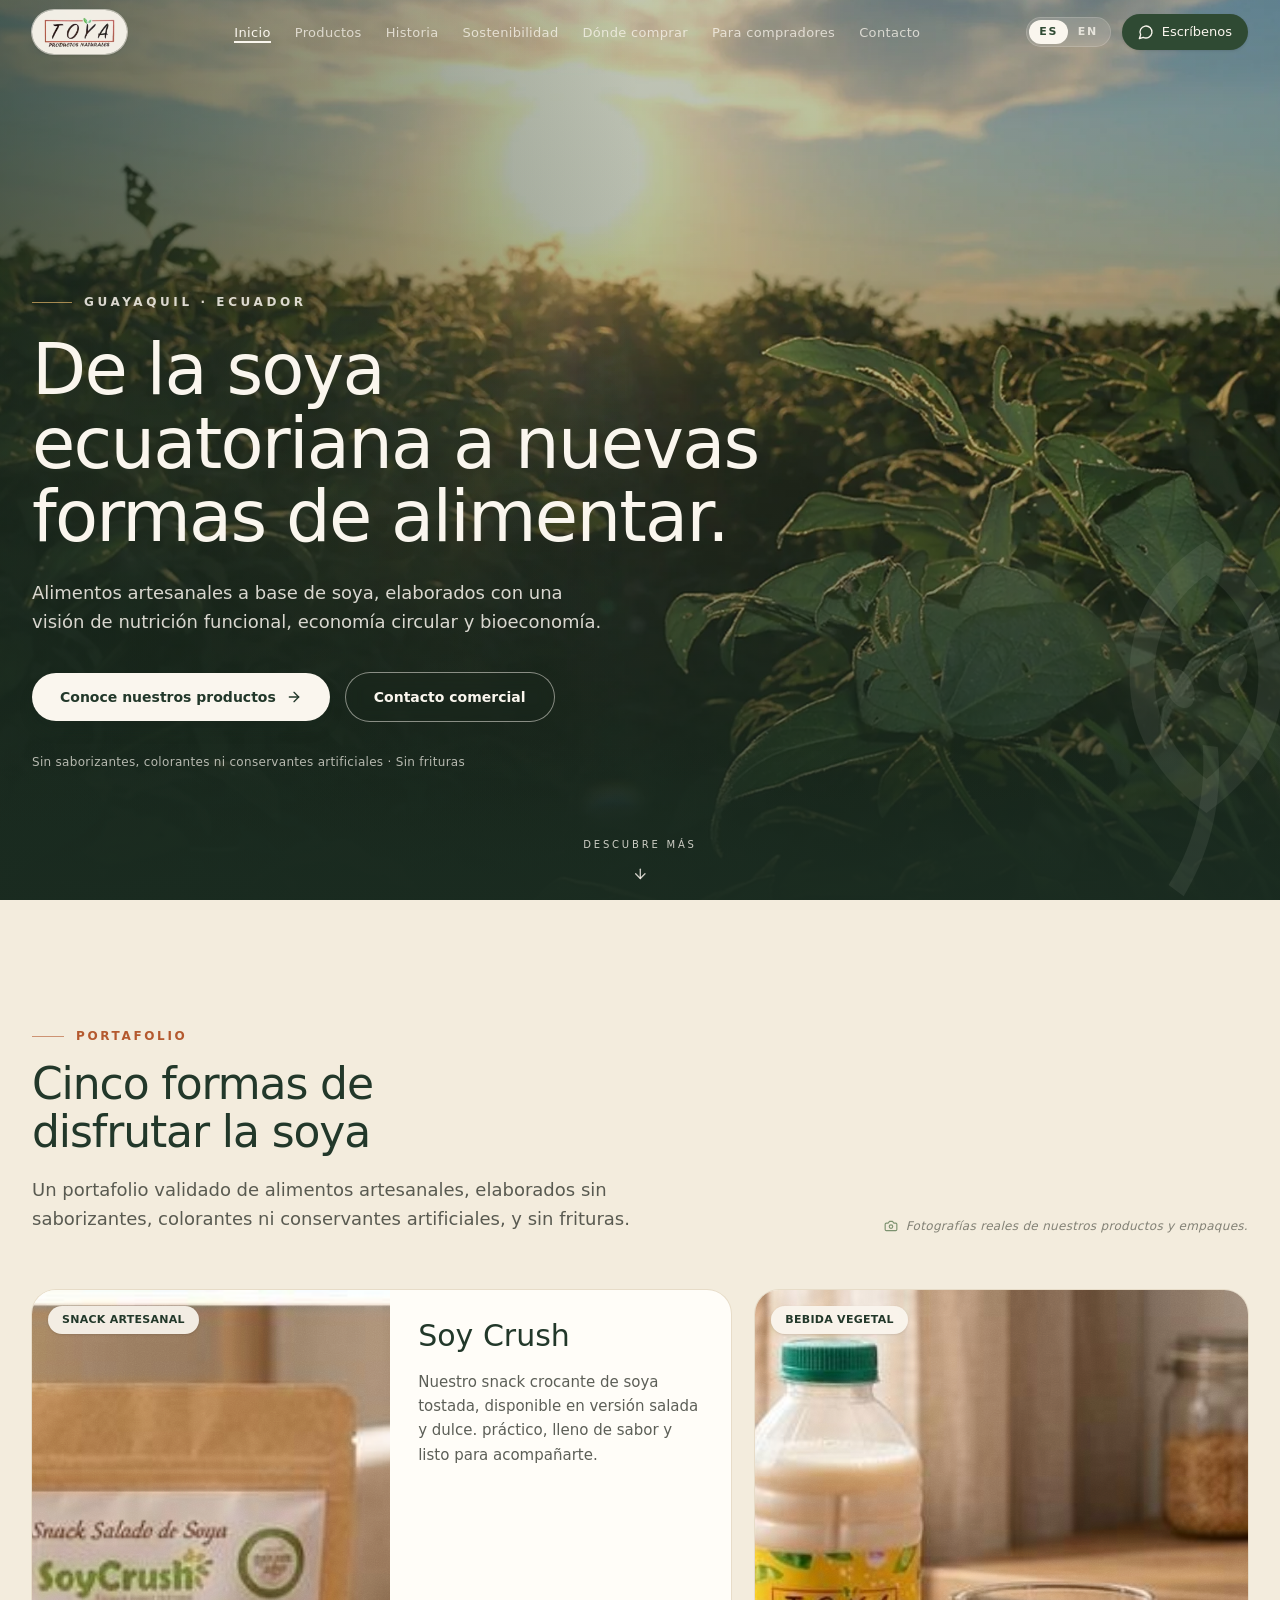
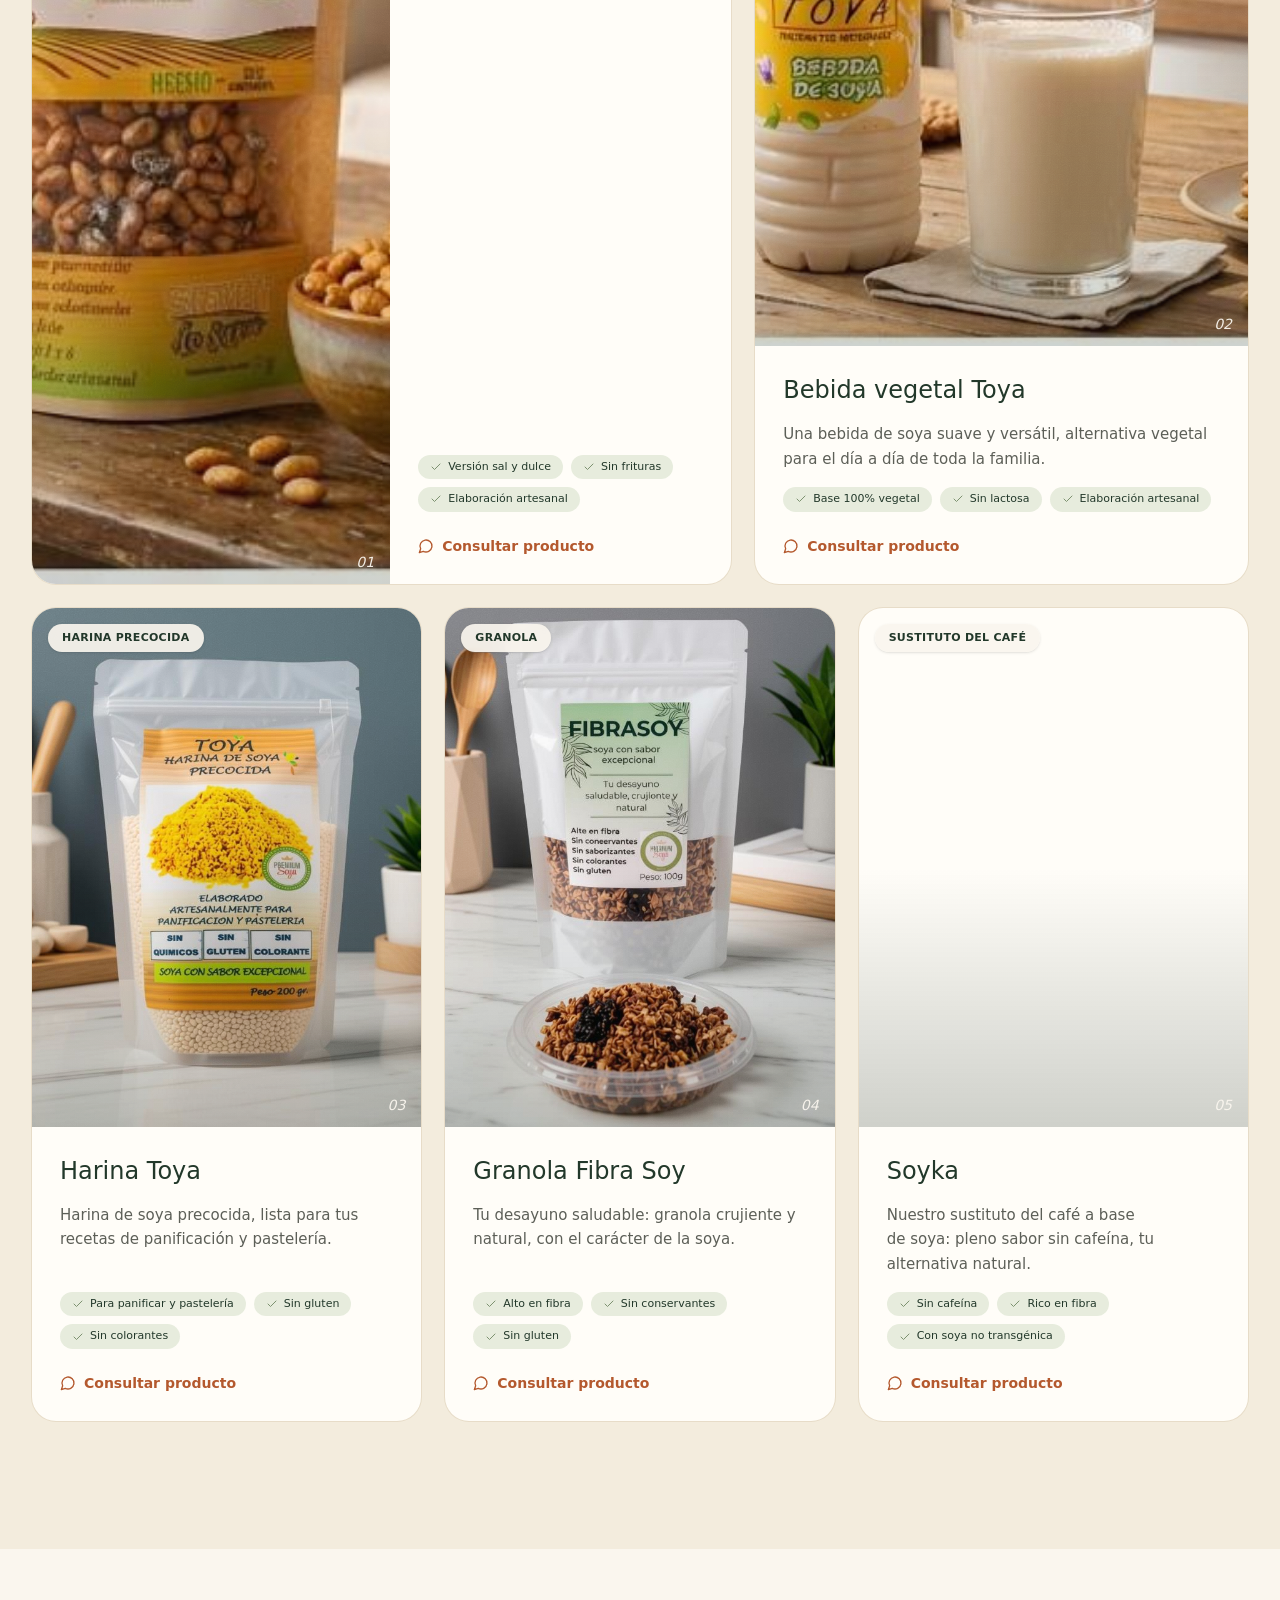
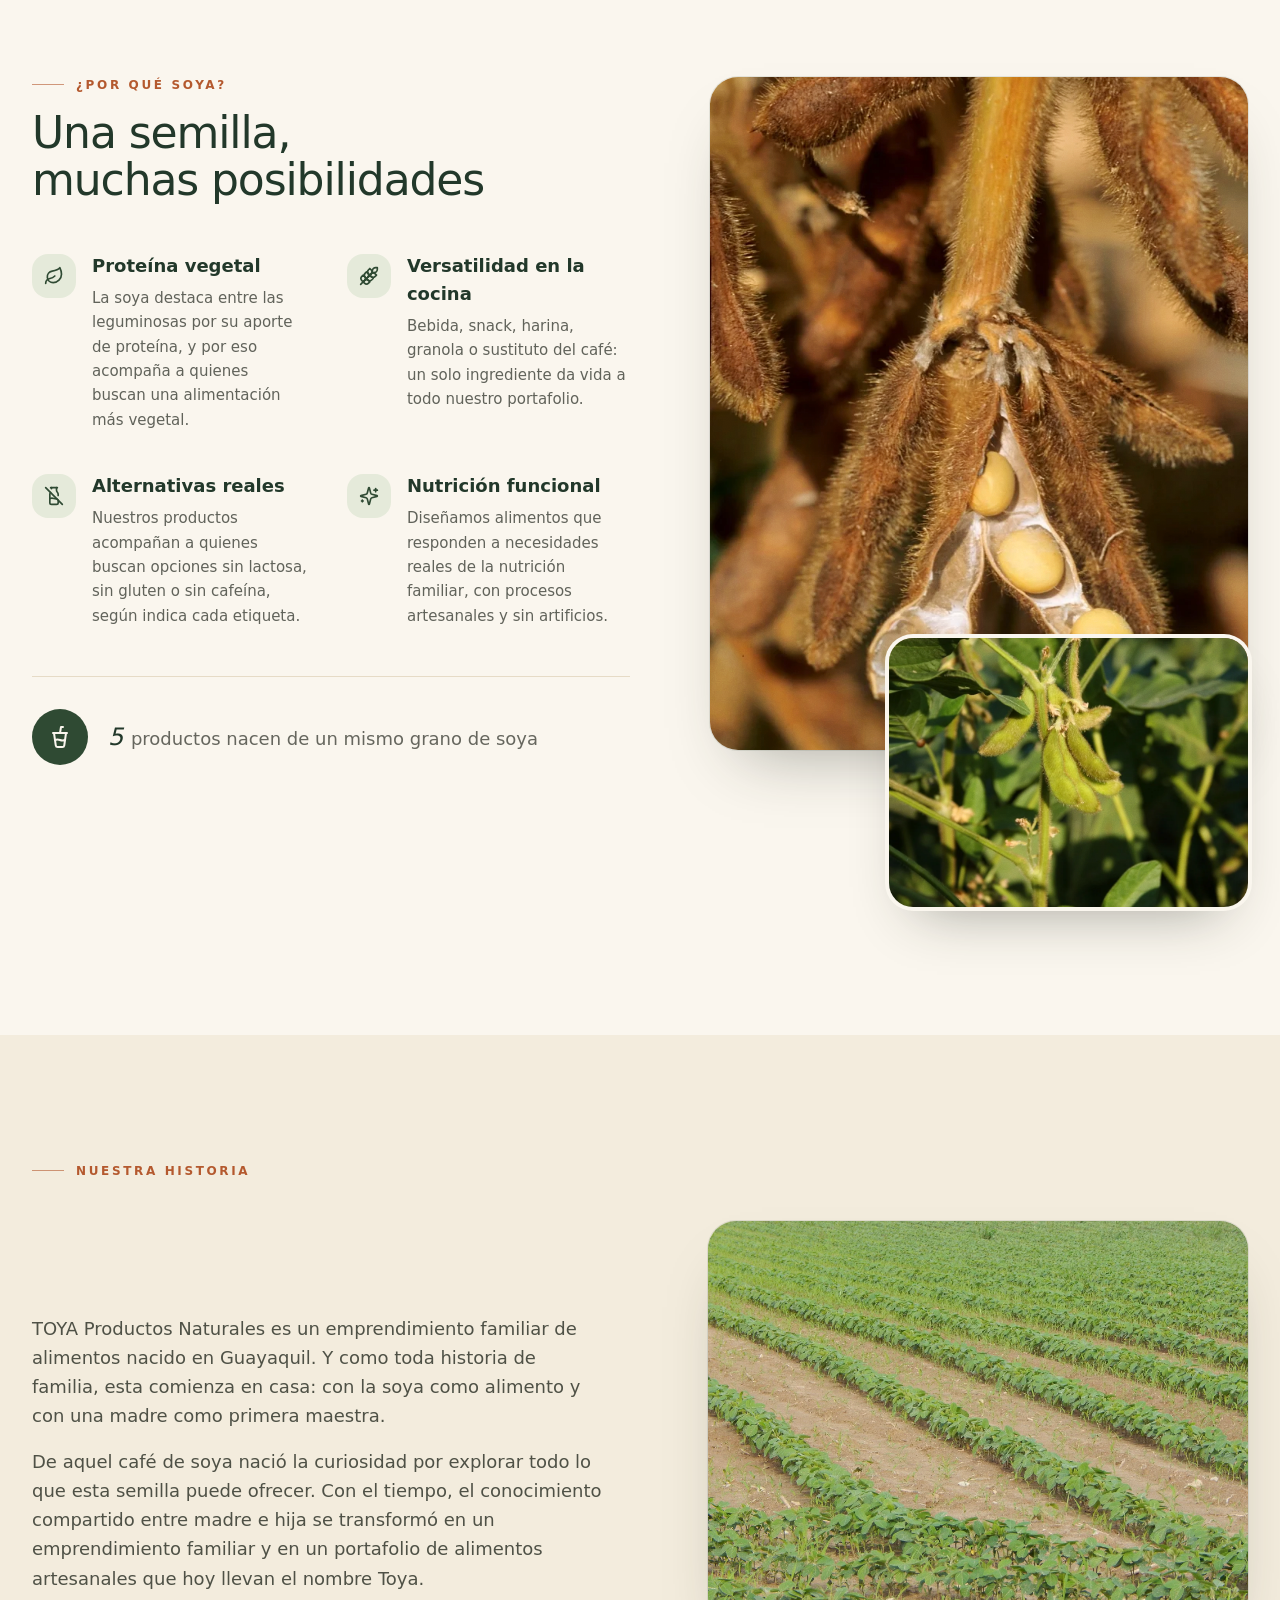
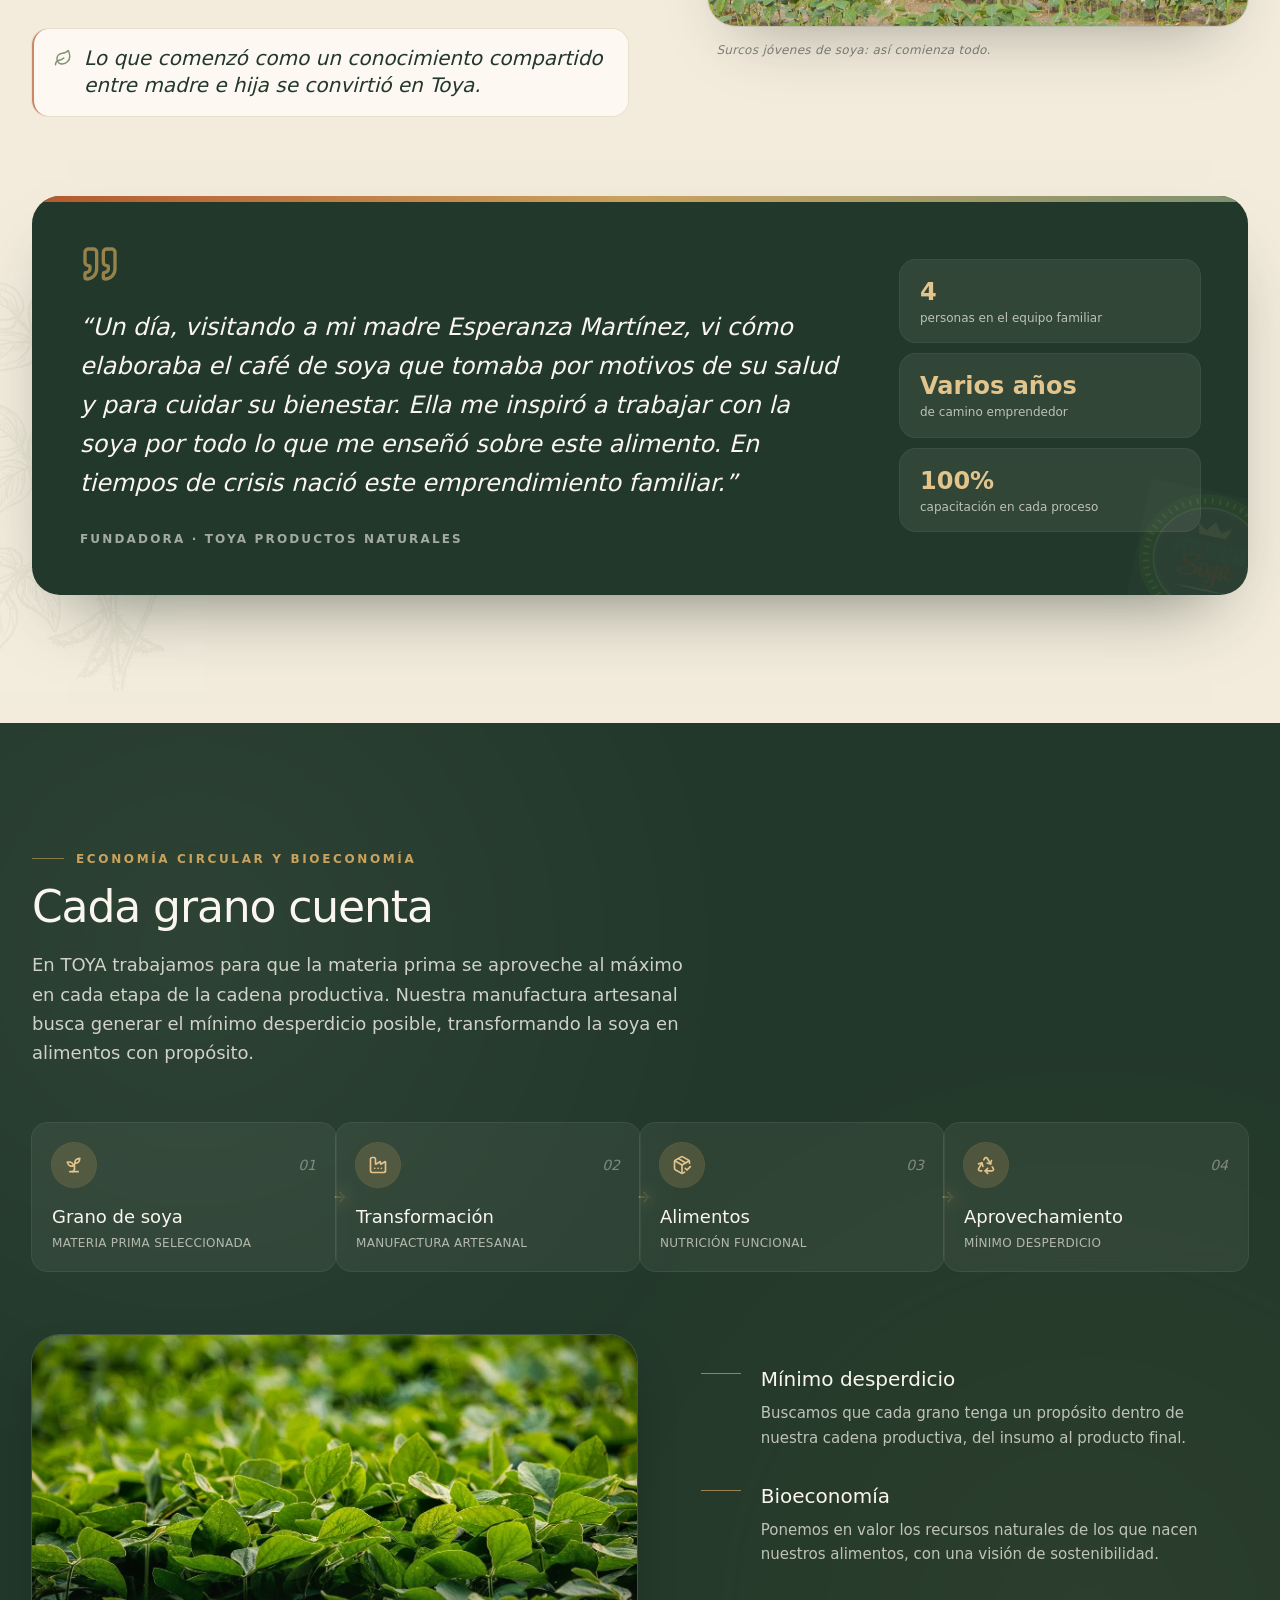
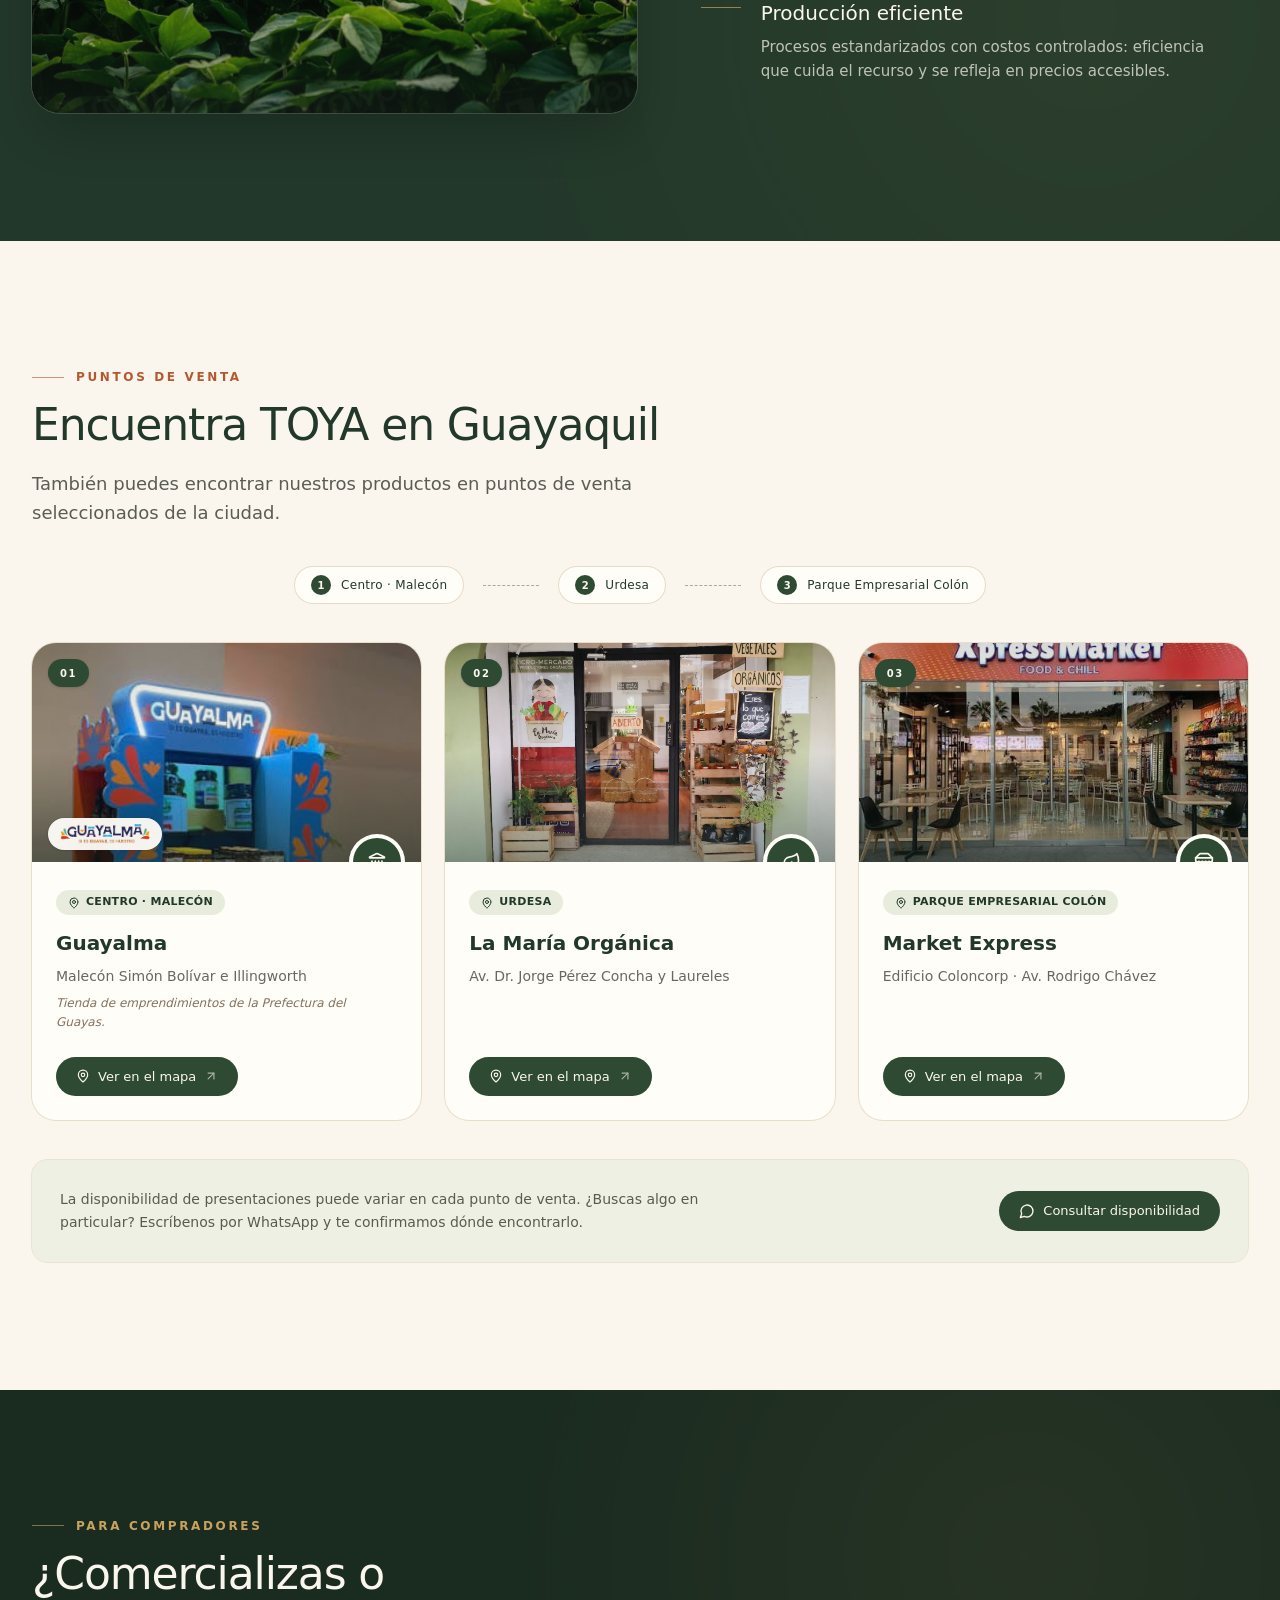
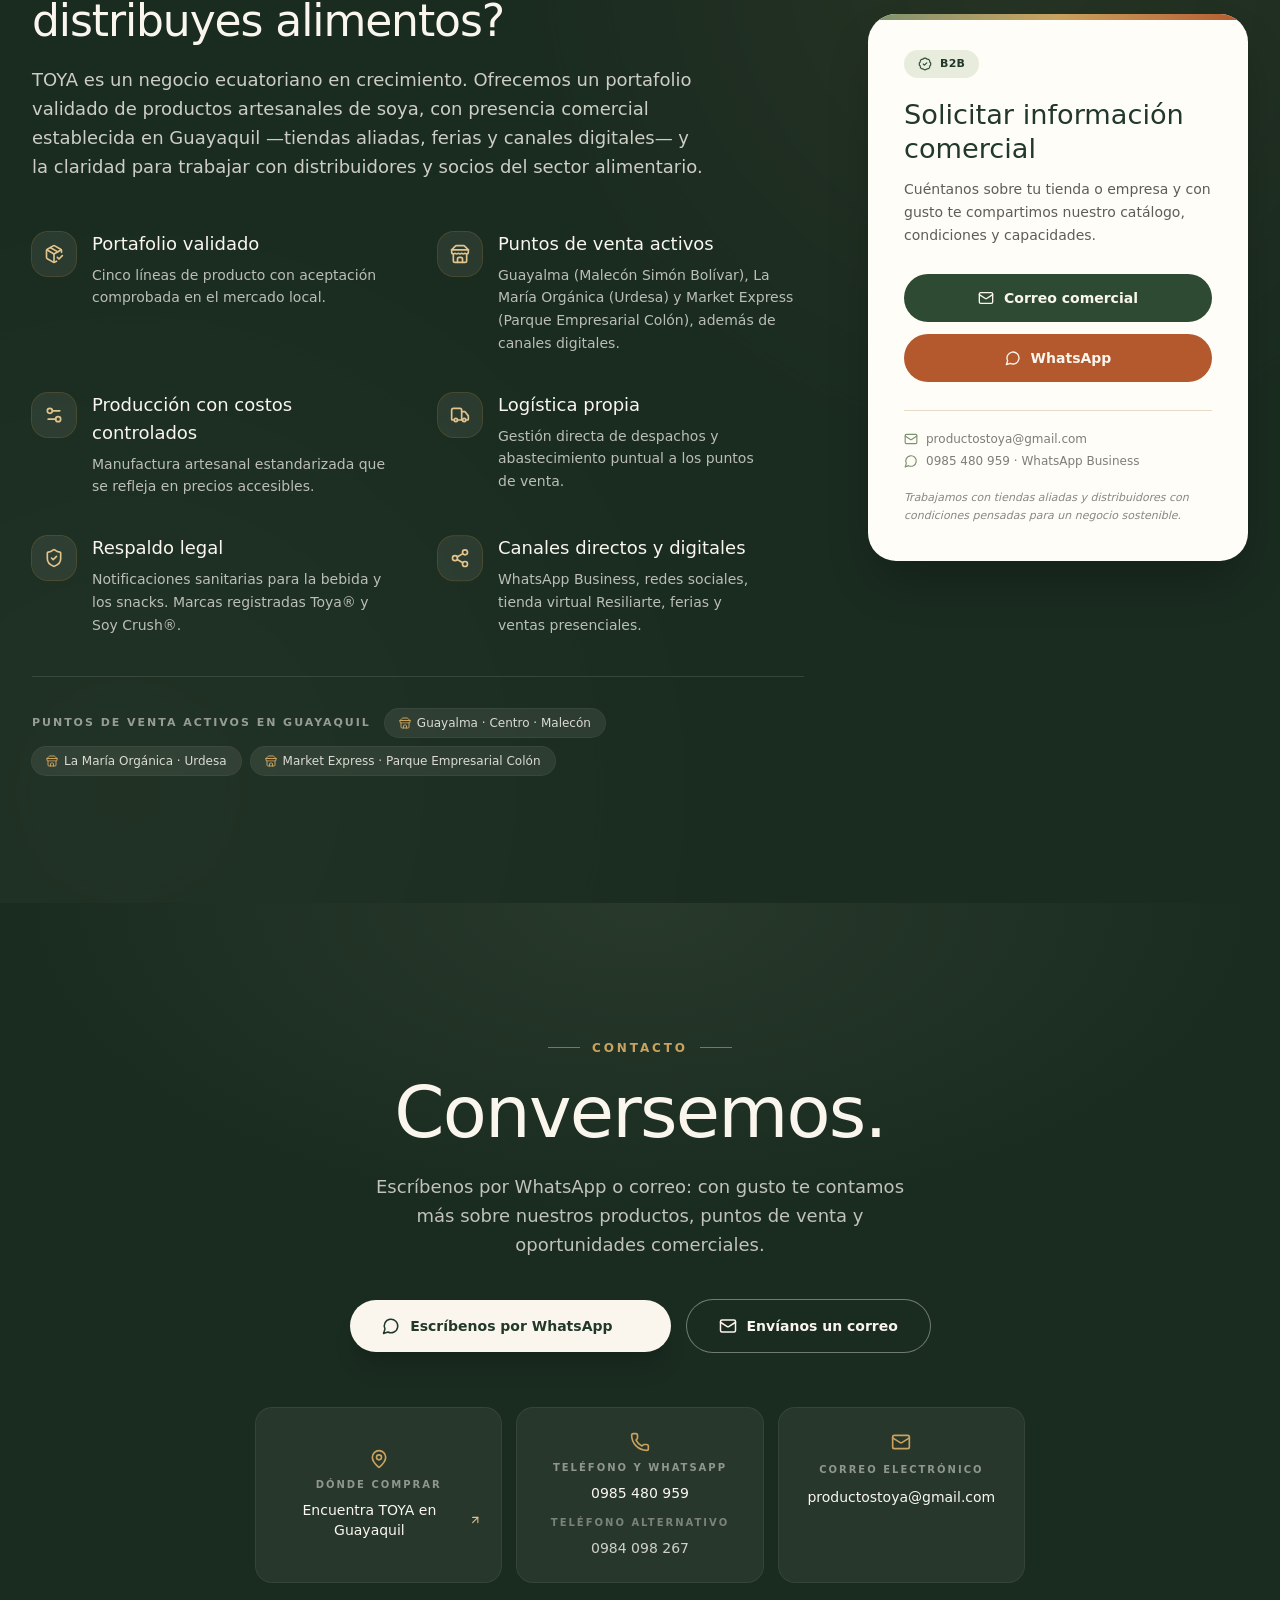
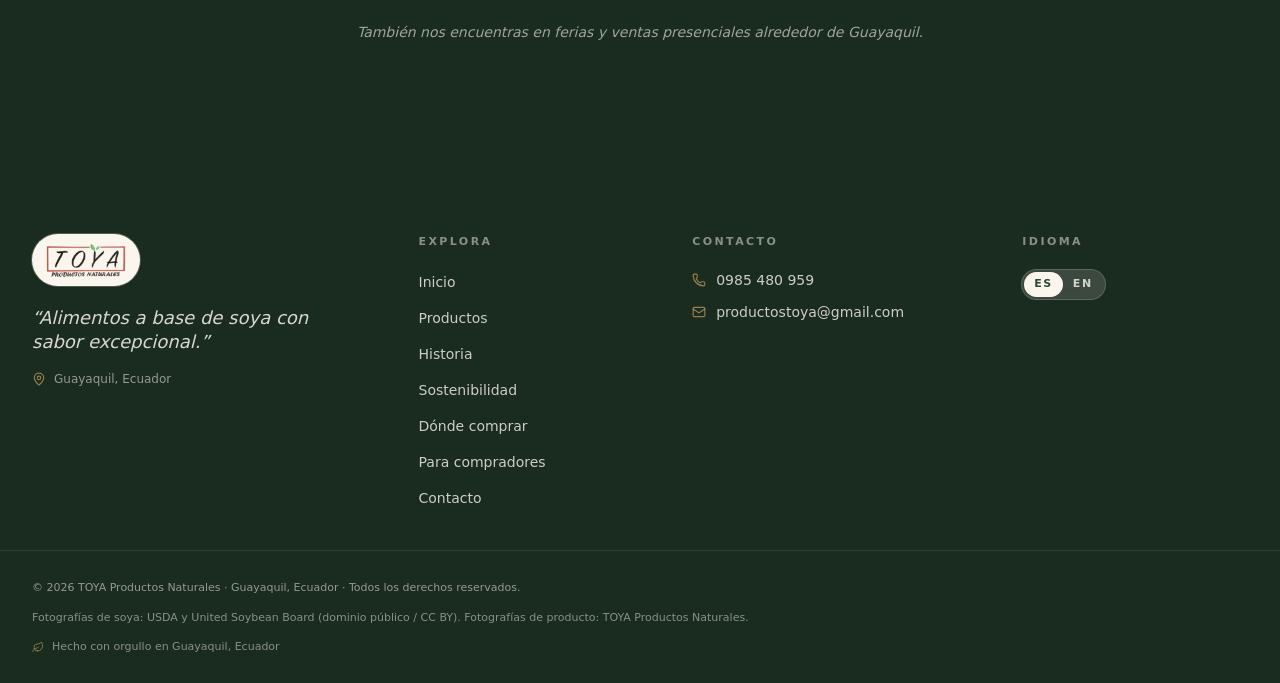
<file: index.html>
<!DOCTYPE html><!--EBHxfXYa5QKNsgsBlVTUb--><html lang="es"><head><meta charSet="utf-8"/><meta name="viewport" content="width=device-width, initial-scale=1"/><link rel="preload" href="/_next/static/media/03bda585a99c6450-s.p.ad37b9d9.woff2" as="font" crossorigin="" type="font/woff2"/><link rel="preload" href="/_next/static/media/3c7c6164b2587822-s.p.7f689f7d.woff2" as="font" crossorigin="" type="font/woff2"/><link rel="preload" href="/_next/static/media/7ddd198311ba7843-s.p.d56bf40f.woff2" as="font" crossorigin="" type="font/woff2"/><link rel="preload" as="image" href="/images/brand/toya-logo.png"/><link rel="preload" as="image" href="/images/places/guayalma-logo.png"/><link rel="stylesheet" href="/_next/static/chunks/d92737ea5f5172cf.css" data-precedence="next"/><link rel="stylesheet" href="/_next/static/chunks/9a5739ea14b6473f.css" data-precedence="next"/><link rel="preload" as="script" fetchPriority="low" href="/_next/static/chunks/58c60a5fa6b544da.js"/><script src="/_next/static/chunks/771dedee3f5e1621.js" async=""></script><script src="/_next/static/chunks/e461e3027eb348df.js" async=""></script><script src="/_next/static/chunks/turbopack-b702dda9a075337d.js" async=""></script><script src="/_next/static/chunks/2f236954d6a65e12.js" async=""></script><script src="/_next/static/chunks/9cecdcbb20ded624.js" async=""></script><script src="/_next/static/chunks/7052a7a54dca7432.js" async=""></script><script src="/_next/static/chunks/6d33795e914de638.js" async=""></script><meta name="next-size-adjust" content=""/><meta name="theme-color" content="#2f4a33"/><title>TOYA Productos Naturales — Soya con sabor excepcional</title><meta name="description" content="Alimentos artesanales a base de soya elaborados en Guayaquil, Ecuador. Nutrición funcional, economía circular y bioeconomía: bebida vegetal, snacks, harina, granola y sustituto de café."/><meta name="author" content="TOYA Productos Naturales"/><meta name="keywords" content="TOYA Productos Naturales,soya Ecuador,alimentos artesanales,bebida vegetal de soya,Soy Crush,harina de soya,granola Fibra Soy,Soyka,Guayaquil,nutrición funcional,economía circular"/><meta name="creator" content="TOYA Productos Naturales"/><meta name="publisher" content="TOYA Productos Naturales"/><meta name="robots" content="index, follow"/><meta name="category" content="food"/><link rel="canonical" href="https://toyaproductos.netlify.app"/><link rel="alternate" hrefLang="es" href="https://toyaproductos.netlify.app"/><link rel="alternate" hrefLang="en" href="https://toyaproductos.netlify.app/?lang=en"/><meta property="og:title" content="TOYA Productos Naturales — Soya con sabor excepcional"/><meta property="og:description" content="De la soya ecuatoriana a nuevas formas de alimentar. Alimentos artesanales con una visión de nutrición funcional, economía circular y bioeconomía. Guayaquil, Ecuador."/><meta property="og:url" content="https://toyaproductos.netlify.app"/><meta property="og:site_name" content="TOYA Productos Naturales"/><meta property="og:locale" content="es_EC"/><meta property="og:image" content="https://toyaproductos.netlify.app/images/brand/og-card.jpg"/><meta property="og:image:width" content="1200"/><meta property="og:image:height" content="630"/><meta property="og:image:alt_text" content="TOYA Productos Naturales — Soya con sabor excepcional · Guayaquil, Ecuador"/><meta property="og:locale:alternate" content="en_US"/><meta property="og:type" content="website"/><meta name="twitter:card" content="summary_large_image"/><meta name="twitter:title" content="TOYA Productos Naturales — Soya con sabor excepcional"/><meta name="twitter:description" content="Alimentos artesanales a base de soya desde Guayaquil, Ecuador. Nutrición funcional, economía circular y bioeconomía."/><meta name="twitter:image" content="https://toyaproductos.netlify.app/images/brand/og-card.jpg"/><link rel="icon" href="/favicon.ico" sizes="any"/><link rel="icon" href="/icon-192.png" sizes="192x192" type="image/png"/><link rel="apple-touch-icon" href="/apple-touch-icon.png" sizes="180x180" type="image/png"/><script src="/_next/static/chunks/a6dad97d9634a72d.js" noModule=""></script></head><body class="fraunces_c4b80575-module__JgMBeq__variable work_sans_481b8d2d-module__7olhHG__variable antialiased bg-cream text-ink"><div hidden=""><!--$--><!--/$--></div><div class="flex min-h-screen flex-col bg-cream"><script type="application/ld+json">{"@context":"https://schema.org","@type":"Organization","name":"TOYA Productos Naturales","alternateName":"TOYA","slogan":"Soya con sabor excepcional.","description":"Alimentos artesanales a base de soya elaborados en Guayaquil, Ecuador. Nutrición funcional, economía circular y bioeconomía.","email":"productostoya@gmail.com","telephone":"+593 98 548 0959","foundingLocation":{"@type":"Place","name":"Guayaquil, Ecuador"},"address":{"@type":"PostalAddress","addressLocality":"Guayaquil","addressCountry":"EC"},"makesOffer":[{"@type":"Offer","itemOffered":{"@type":"Product","name":"Soy Crush"}},{"@type":"Offer","itemOffered":{"@type":"Product","name":"Bebida vegetal Toya"}},{"@type":"Offer","itemOffered":{"@type":"Product","name":"Harina Toya"}},{"@type":"Offer","itemOffered":{"@type":"Product","name":"Granola Fibra Soy"}},{"@type":"Offer","itemOffered":{"@type":"Product","name":"Soyka"}}]}</script><script type="application/ld+json">{"@context":"https://schema.org","@graph":[{"@type":"Store","name":"Guayalma","branchOf":{"@type":"Organization","name":"TOYA Productos Naturales"},"address":{"@type":"PostalAddress","streetAddress":"Av. Juan Illingworth 108 y Av. Simón Bolívar, Guayaquil, Ecuador","addressLocality":"Guayaquil","addressCountry":"EC"},"hasMap":"https://www.google.com/maps/search/?api=1&query=Guayalma,+Av.+Juan+Illingworth+108+y+Av.+Sim%C3%B3n+Bol%C3%ADvar,+Guayaquil,+Ecuador"},{"@type":"Store","name":"La María Orgánica","branchOf":{"@type":"Organization","name":"TOYA Productos Naturales"},"address":{"@type":"PostalAddress","streetAddress":"Av. Dr. Jorge Pérez Concha y Laureles, Urdesa, Guayaquil, Ecuador","addressLocality":"Guayaquil","addressCountry":"EC"},"hasMap":"https://www.google.com/maps/search/?api=1&query=La+Mar%C3%ADa+Org%C3%A1nica,+Av.+Dr.+Jorge+P%C3%A9rez+Concha+y+Laureles,+Guayaquil,+Ecuador"},{"@type":"Store","name":"Market Express","branchOf":{"@type":"Organization","name":"TOYA Productos Naturales"},"address":{"@type":"PostalAddress","streetAddress":"Edificio Coloncorp, Av. Rodrigo Chávez, Parque Empresarial Colón, Guayaquil, Ecuador","addressLocality":"Guayaquil","addressCountry":"EC"},"hasMap":"https://www.google.com/maps/search/?api=1&query=Market+Express,+Parque+Empresarial+Col%C3%B3n,+Av.+Rodrigo+Ch%C3%A1vez,+Guayaquil,+Ecuador"}]}</script><a href="#main" class="sr-only focus:not-sr-only focus:fixed focus:top-3 focus:left-3 focus:z-[60] focus:rounded-full focus:bg-forest focus:px-4 focus:py-2 focus:text-cream focus:text-sm">Saltar al contenido</a><header class="fixed inset-x-0 top-0 z-50 transition-all duration-500 bg-transparent" style="opacity:0;transform:translateY(-80px)"><nav aria-label="Navegación principal" class="mx-auto flex h-16 max-w-7xl items-center justify-between gap-4 px-4 sm:px-6 lg:px-8"><a href="#inicio" class="group flex items-center" aria-label="TOYA Productos Naturales — Inicio"><span class="flex items-center justify-center rounded-full px-3 py-1.5 transition-all duration-500 bg-cream/95 shadow-sm ring-1 ring-cream/60 backdrop-blur-sm"><img src="/images/brand/toya-logo.png" alt="TOYA Productos Naturales" class="h-8 w-auto" draggable="false"/></span></a><ul class="hidden items-center gap-4 lg:flex xl:gap-6"><li><a href="#inicio" data-active="true" class="link-sweep font-body text-[13px] font-medium tracking-wide transition-colors duration-500 text-cream">Inicio</a></li><li><a href="#productos" data-active="false" class="link-sweep font-body text-[13px] font-medium tracking-wide transition-colors duration-500 text-cream/75 hover:text-cream">Productos</a></li><li><a href="#historia" data-active="false" class="link-sweep font-body text-[13px] font-medium tracking-wide transition-colors duration-500 text-cream/75 hover:text-cream">Historia</a></li><li><a href="#sostenibilidad" data-active="false" class="link-sweep font-body text-[13px] font-medium tracking-wide transition-colors duration-500 text-cream/75 hover:text-cream">Sostenibilidad</a></li><li><a href="#encuentra" data-active="false" class="link-sweep font-body text-[13px] font-medium tracking-wide transition-colors duration-500 text-cream/75 hover:text-cream">Dónde comprar</a></li><li><a href="#compradores" data-active="false" class="link-sweep font-body text-[13px] font-medium tracking-wide transition-colors duration-500 text-cream/75 hover:text-cream">Para compradores</a></li><li><a href="#contacto" data-active="false" class="link-sweep font-body text-[13px] font-medium tracking-wide transition-colors duration-500 text-cream/75 hover:text-cream">Contacto</a></li></ul><div class="flex items-center gap-3"><div role="group" aria-label="Seleccionar idioma" class="relative inline-flex items-center rounded-full p-0.5 font-body text-[11px] font-semibold tracking-[0.14em] uppercase bg-cream/15 ring-1 ring-cream/30 backdrop-blur-sm"><button type="button" aria-pressed="true" class="relative z-10 rounded-full px-2.5 py-1 transition-colors duration-300 cursor-pointer bg-cream text-forest">ES</button><button type="button" aria-pressed="false" class="relative z-10 rounded-full px-2.5 py-1 transition-colors duration-300 cursor-pointer text-cream/80 hover:text-cream">EN</button></div><a href="https://wa.me/593985480959?text=Hola%20TOYA%2C%20vengo%20de%20su%20p%C3%A1gina%20web%20y%20me%20gustar%C3%ADa%20m%C3%A1s%20informaci%C3%B3n.%20%C2%A1Gracias!" target="_blank" rel="noopener noreferrer" class="hidden items-center gap-2 rounded-full bg-forest px-4 py-2 font-body text-[13px] font-medium text-cream shadow-sm transition-all duration-300 hover:-translate-y-0.5 hover:bg-forest-deep hover:shadow-md md:inline-flex"><svg xmlns="http://www.w3.org/2000/svg" width="24" height="24" viewBox="0 0 24 24" fill="none" stroke="currentColor" stroke-width="2" stroke-linecap="round" stroke-linejoin="round" class="lucide lucide-message-circle h-4 w-4" aria-hidden="true"><path d="M7.9 20A9 9 0 1 0 4 16.1L2 22Z"></path></svg>Escríbenos</a><button type="button" aria-expanded="false" aria-label="Abrir menú" class="inline-flex h-10 w-10 items-center justify-center rounded-full transition-colors duration-500 lg:hidden text-cream hover:bg-cream/15"><svg xmlns="http://www.w3.org/2000/svg" width="24" height="24" viewBox="0 0 24 24" fill="none" stroke="currentColor" stroke-width="2" stroke-linecap="round" stroke-linejoin="round" class="lucide lucide-menu h-5 w-5" aria-hidden="true"><path d="M4 12h16"></path><path d="M4 18h16"></path><path d="M4 6h16"></path></svg></button></div></nav></header><main id="main" class="flex-1"><section id="inicio" class="relative flex min-h-[100svh] items-end overflow-hidden bg-forest-ink" aria-label="Guayaquil · Ecuador"><div class="absolute inset-0 scale-[1.08]" aria-hidden="true" style="transform:none"><picture><source srcSet="/images/photography/hero-soybean-field.webp" type="image/webp"/><img src="/images/photography/hero-soybean-field.jpg" alt="" class="h-full w-full object-cover" fetchPriority="high" decoding="async"/></picture></div><div aria-hidden="true" class="absolute inset-0 bg-gradient-to-t from-forest-ink/92 via-forest-ink/35 to-forest-ink/25"></div><div aria-hidden="true" class="absolute inset-0 bg-gradient-to-r from-forest-ink/55 via-transparent to-transparent"></div><div aria-hidden="true" class="absolute inset-x-0 bottom-0 h-40 bg-gradient-to-t from-forest-ink/85 to-transparent" style="opacity:1"></div><div class="relative z-10 mx-auto w-full max-w-7xl px-4 pb-24 pt-40 sm:px-6 sm:pb-28 lg:px-8 lg:pb-32" style="transform:none"><div class="max-w-3xl"><p class="flex items-center gap-3 font-body text-[11px] font-semibold uppercase tracking-[0.3em] text-cream/85 sm:text-xs" style="opacity:0;transform:translateY(18px)"><span aria-hidden="true" class="inline-block h-px w-10 bg-gold/80"></span>Guayaquil · Ecuador</p><h1 class="mt-6 font-display text-[2.6rem] leading-[1.04] font-medium tracking-tight text-cream text-balance sm:text-6xl lg:text-[4.4rem]" style="opacity:0;transform:translateY(28px)">De la soya ecuatoriana a nuevas formas de alimentar.</h1><p class="mt-6 max-w-xl text-pretty font-body text-base leading-relaxed text-cream/85 sm:text-lg" style="opacity:0;transform:translateY(22px)">Alimentos artesanales a base de soya, elaborados con una visión de nutrición funcional, economía circular y bioeconomía.</p><div class="mt-9 flex flex-col gap-3 sm:flex-row sm:items-center sm:gap-4" style="opacity:0;transform:translateY(20px)"><a href="#productos" class="group inline-flex items-center justify-center gap-2.5 rounded-full bg-cream px-7 py-3.5 font-body text-sm font-semibold text-forest-deep shadow-lg shadow-forest-ink/25 transition-all duration-300 hover:-translate-y-0.5 hover:bg-white hover:shadow-xl">Conoce nuestros productos<svg xmlns="http://www.w3.org/2000/svg" width="24" height="24" viewBox="0 0 24 24" fill="none" stroke="currentColor" stroke-width="2" stroke-linecap="round" stroke-linejoin="round" class="lucide lucide-arrow-right h-4 w-4 transition-transform duration-300 group-hover:translate-x-1" aria-hidden="true"><path d="M5 12h14"></path><path d="m12 5 7 7-7 7"></path></svg></a><a href="#compradores" class="inline-flex items-center justify-center gap-2.5 rounded-full px-7 py-3.5 font-body text-sm font-semibold text-cream ring-1 ring-cream/50 backdrop-blur-sm transition-all duration-300 hover:-translate-y-0.5 hover:bg-cream/10 hover:ring-cream/80">Contacto comercial</a></div><p class="mt-8 max-w-md font-body text-[11px] leading-relaxed tracking-wide text-cream/70 sm:text-xs" style="opacity:0">Sin saborizantes, colorantes ni conservantes artificiales · Sin frituras</p></div></div><a href="#historia" aria-label="Descubre más" class="absolute bottom-6 left-1/2 z-10 hidden -translate-x-1/2 flex-col items-center gap-2 text-cream/80 transition-colors hover:text-cream sm:flex" style="opacity:0"><span class="font-body text-[10px] font-medium uppercase tracking-[0.28em]">Descubre más</span><span><svg xmlns="http://www.w3.org/2000/svg" width="24" height="24" viewBox="0 0 24 24" fill="none" stroke="currentColor" stroke-width="2" stroke-linecap="round" stroke-linejoin="round" class="lucide lucide-arrow-down h-4 w-4" aria-hidden="true"><path d="M12 5v14"></path><path d="m19 12-7 7-7-7"></path></svg></span></a><svg aria-hidden="true" viewBox="0 0 120 200" class="absolute -right-10 bottom-0 hidden h-[42%] max-h-[400px] text-cream/[0.07] lg:block" fill="currentColor"><path d="M60 10c30 18 44 48 40 82-3 26-18 46-40 62-22-16-37-36-40-62-4-34 10-64 40-82zm0 18c-20 14-30 36-27 62 2 18 11 33 27 46 16-13 25-28 27-46 3-26-7-48-27-62z"></path><path d="M58 118c2 26-4 52-18 74l8 6c14-23 21-51 18-79z"></path><ellipse cx="46" cy="88" rx="7" ry="11" transform="rotate(-24 46 88)"></ellipse><ellipse cx="74" cy="80" rx="7" ry="11" transform="rotate(22 74 80)"></ellipse></svg></section><section id="productos" class="relative bg-cream-2 py-24 sm:py-32"><div class="mx-auto max-w-7xl px-4 sm:px-6 lg:px-8"><div class="flex flex-col gap-6 lg:flex-row lg:items-end lg:justify-between"><div class="max-w-2xl"><div style="opacity:0;transform:translateY(28px)"><p class="flex items-center gap-3 font-body text-xs font-semibold uppercase tracking-[0.22em] text-clay"><span aria-hidden="true" class="inline-block h-px w-8 bg-clay/60"></span>Portafolio</p></div><div style="opacity:0;transform:translateY(28px)"><h2 class="mt-4 font-display text-3xl leading-[1.08] font-medium tracking-tight text-balance sm:text-4xl lg:text-[2.75rem] text-forest-deep">Cinco formas de disfrutar la soya</h2></div><div style="opacity:0;transform:translateY(28px)"><p class="mt-5 text-pretty font-body text-base leading-relaxed sm:text-lg text-ink/75">Un portafolio validado de alimentos artesanales, elaborados sin saborizantes, colorantes ni conservantes artificiales, y sin frituras.</p></div></div><div class="shrink-0" style="opacity:0;transform:translateY(28px)"><p class="flex items-center gap-2 font-body text-xs tracking-wide text-ink/55 lg:justify-end"><svg xmlns="http://www.w3.org/2000/svg" width="24" height="24" viewBox="0 0 24 24" fill="none" stroke="currentColor" stroke-width="2" stroke-linecap="round" stroke-linejoin="round" class="lucide lucide-camera h-3.5 w-3.5 text-sage" aria-hidden="true"><path d="M14.5 4h-5L7 7H4a2 2 0 0 0-2 2v9a2 2 0 0 0 2 2h16a2 2 0 0 0 2-2V9a2 2 0 0 0-2-2h-3l-2.5-3z"></path><circle cx="12" cy="13" r="3"></circle></svg><em>Fotografías reales de nuestros productos y empaques.</em></p></div></div><div class="mt-14 grid gap-6 sm:grid-cols-2 lg:grid-cols-12"><div class="sm:col-span-2 lg:col-span-7" style="opacity:0;transform:translateY(28px)"><article class="group relative flex h-full overflow-hidden rounded-[1.5rem] bg-paper ring-1 ring-earth/90 transition-all duration-500 ease-out hover:-translate-y-1.5 hover:shadow-[0_36px_64px_-32px_rgba(38,42,33,0.35)] hover:ring-sage/60 flex-col sm:grid sm:grid-cols-[1.05fr_1fr]"><div class="grain relative overflow-hidden"><img src="/images/products/soy-crush.jpg" alt="Soy Crush" loading="lazy" decoding="async" class="w-full object-cover transition-transform duration-[900ms] ease-[cubic-bezier(0.22,1,0.36,1)] group-hover:scale-[1.05] aspect-[4/3] sm:aspect-auto sm:h-full sm:min-h-[320px]"/><img src="/images/products/soy-crush-2.jpg" alt="" aria-hidden="true" loading="lazy" decoding="async" class="absolute inset-0 h-full w-full object-cover transition-opacity duration-700 aspect-[4/3] sm:aspect-auto opacity-0"/><div aria-hidden="true" class="absolute inset-0 bg-gradient-to-t from-forest-ink/35 via-transparent to-transparent opacity-60 transition-opacity duration-500 group-hover:opacity-40"></div><span class="absolute top-4 left-4 rounded-full bg-cream/92 px-3.5 py-1.5 font-body text-[11px] font-semibold tracking-wide text-forest-deep uppercase shadow-sm backdrop-blur-sm">Snack artesanal</span><span class="absolute right-4 bottom-3 font-display text-sm font-medium text-cream/95 italic">01</span><button type="button" aria-label="Ver detalles de Soy Crush" class="absolute inset-0 cursor-pointer rounded-none outline-offset-0 focus-visible:outline-2 focus-visible:outline-cream" aria-haspopup="dialog" aria-expanded="false" aria-controls="radix-_R_6cd2hbrb_" data-state="closed" data-slot="dialog-trigger"><span class="absolute bottom-4 left-4 inline-flex translate-y-1 items-center gap-1.5 rounded-full bg-cream/95 px-3.5 py-1.5 font-body text-[11px] font-semibold tracking-wide text-forest-deep uppercase shadow-md backdrop-blur-sm transition-all duration-300 opacity-0 group-hover:translate-y-0 group-hover:opacity-100 group-focus-within:translate-y-0 group-focus-within:opacity-100"><svg xmlns="http://www.w3.org/2000/svg" width="24" height="24" viewBox="0 0 24 24" fill="none" stroke="currentColor" stroke-width="2" stroke-linecap="round" stroke-linejoin="round" class="lucide lucide-plus h-3 w-3" aria-hidden="true"><path d="M5 12h14"></path><path d="M12 5v14"></path></svg>Ver detalles</span></button></div><div class="flex flex-1 flex-col gap-4 p-6 sm:p-7 sm:justify-center"><h3 class="font-display font-medium text-forest-deep text-3xl">Soy Crush</h3><p class="text-pretty font-body text-sm leading-relaxed text-ink/75 sm:text-[15px]">Nuestro snack crocante de soya tostada, disponible en versión salada y dulce. práctico, lleno de sabor y listo para acompañarte.</p><ul class="mt-auto flex flex-wrap gap-2" aria-label="Soy Crush"><li class="inline-flex items-center gap-1.5 rounded-full bg-sage-soft/70 px-3 py-1 font-body text-[11px] font-medium text-forest-deep"><svg xmlns="http://www.w3.org/2000/svg" width="24" height="24" viewBox="0 0 24 24" fill="none" stroke="currentColor" stroke-width="2" stroke-linecap="round" stroke-linejoin="round" class="lucide lucide-check h-3 w-3 text-sage" aria-hidden="true"><path d="M20 6 9 17l-5-5"></path></svg>Versión sal y dulce</li><li class="inline-flex items-center gap-1.5 rounded-full bg-sage-soft/70 px-3 py-1 font-body text-[11px] font-medium text-forest-deep"><svg xmlns="http://www.w3.org/2000/svg" width="24" height="24" viewBox="0 0 24 24" fill="none" stroke="currentColor" stroke-width="2" stroke-linecap="round" stroke-linejoin="round" class="lucide lucide-check h-3 w-3 text-sage" aria-hidden="true"><path d="M20 6 9 17l-5-5"></path></svg>Sin frituras</li><li class="inline-flex items-center gap-1.5 rounded-full bg-sage-soft/70 px-3 py-1 font-body text-[11px] font-medium text-forest-deep"><svg xmlns="http://www.w3.org/2000/svg" width="24" height="24" viewBox="0 0 24 24" fill="none" stroke="currentColor" stroke-width="2" stroke-linecap="round" stroke-linejoin="round" class="lucide lucide-check h-3 w-3 text-sage" aria-hidden="true"><path d="M20 6 9 17l-5-5"></path></svg>Elaboración artesanal</li></ul><a href="https://wa.me/593985480959?text=Hola%20TOYA%2C%20me%20gustar%C3%ADa%20recibir%20m%C3%A1s%20informaci%C3%B3n%20sobre%20Soy%20Crush.%20%C2%A1Gracias!" target="_blank" rel="noopener noreferrer" class="mt-2 inline-flex items-center gap-2 font-body text-sm font-semibold text-clay transition-colors hover:text-clay-deep"><svg xmlns="http://www.w3.org/2000/svg" width="24" height="24" viewBox="0 0 24 24" fill="none" stroke="currentColor" stroke-width="2" stroke-linecap="round" stroke-linejoin="round" class="lucide lucide-message-circle h-4 w-4" aria-hidden="true"><path d="M7.9 20A9 9 0 1 0 4 16.1L2 22Z"></path></svg><span class="link-sweep">Consultar producto</span></a></div></article></div><div class="lg:col-span-5" style="opacity:0;transform:translateY(28px)"><article class="group relative flex h-full overflow-hidden rounded-[1.5rem] bg-paper ring-1 ring-earth/90 transition-all duration-500 ease-out hover:-translate-y-1.5 hover:shadow-[0_36px_64px_-32px_rgba(38,42,33,0.35)] hover:ring-sage/60 flex-col"><div class="grain relative overflow-hidden"><img src="/images/products/bebida-toya.jpg" alt="Bebida vegetal Toya" loading="lazy" decoding="async" class="w-full object-cover transition-transform duration-[900ms] ease-[cubic-bezier(0.22,1,0.36,1)] group-hover:scale-[1.05] aspect-[3/4]"/><div aria-hidden="true" class="absolute inset-0 bg-gradient-to-t from-forest-ink/35 via-transparent to-transparent opacity-60 transition-opacity duration-500 group-hover:opacity-40"></div><span class="absolute top-4 left-4 rounded-full bg-cream/92 px-3.5 py-1.5 font-body text-[11px] font-semibold tracking-wide text-forest-deep uppercase shadow-sm backdrop-blur-sm">Bebida vegetal</span><span class="absolute right-4 bottom-3 font-display text-sm font-medium text-cream/95 italic">02</span><button type="button" aria-label="Ver detalles de Bebida vegetal Toya" class="absolute inset-0 cursor-pointer rounded-none outline-offset-0 focus-visible:outline-2 focus-visible:outline-cream" aria-haspopup="dialog" aria-expanded="false" aria-controls="radix-_R_6cl2hbrb_" data-state="closed" data-slot="dialog-trigger"><span class="absolute bottom-4 left-4 inline-flex translate-y-1 items-center gap-1.5 rounded-full bg-cream/95 px-3.5 py-1.5 font-body text-[11px] font-semibold tracking-wide text-forest-deep uppercase shadow-md backdrop-blur-sm transition-all duration-300 opacity-0 group-hover:translate-y-0 group-hover:opacity-100 group-focus-within:translate-y-0 group-focus-within:opacity-100"><svg xmlns="http://www.w3.org/2000/svg" width="24" height="24" viewBox="0 0 24 24" fill="none" stroke="currentColor" stroke-width="2" stroke-linecap="round" stroke-linejoin="round" class="lucide lucide-plus h-3 w-3" aria-hidden="true"><path d="M5 12h14"></path><path d="M12 5v14"></path></svg>Ver detalles</span></button></div><div class="flex flex-1 flex-col gap-4 p-6 sm:p-7"><h3 class="font-display font-medium text-forest-deep text-2xl">Bebida vegetal Toya</h3><p class="text-pretty font-body text-sm leading-relaxed text-ink/75 sm:text-[15px]">Una bebida de soya suave y versátil, alternativa vegetal para el día a día de toda la familia.</p><ul class="mt-auto flex flex-wrap gap-2" aria-label="Bebida vegetal Toya"><li class="inline-flex items-center gap-1.5 rounded-full bg-sage-soft/70 px-3 py-1 font-body text-[11px] font-medium text-forest-deep"><svg xmlns="http://www.w3.org/2000/svg" width="24" height="24" viewBox="0 0 24 24" fill="none" stroke="currentColor" stroke-width="2" stroke-linecap="round" stroke-linejoin="round" class="lucide lucide-check h-3 w-3 text-sage" aria-hidden="true"><path d="M20 6 9 17l-5-5"></path></svg>Base 100% vegetal</li><li class="inline-flex items-center gap-1.5 rounded-full bg-sage-soft/70 px-3 py-1 font-body text-[11px] font-medium text-forest-deep"><svg xmlns="http://www.w3.org/2000/svg" width="24" height="24" viewBox="0 0 24 24" fill="none" stroke="currentColor" stroke-width="2" stroke-linecap="round" stroke-linejoin="round" class="lucide lucide-check h-3 w-3 text-sage" aria-hidden="true"><path d="M20 6 9 17l-5-5"></path></svg>Sin lactosa</li><li class="inline-flex items-center gap-1.5 rounded-full bg-sage-soft/70 px-3 py-1 font-body text-[11px] font-medium text-forest-deep"><svg xmlns="http://www.w3.org/2000/svg" width="24" height="24" viewBox="0 0 24 24" fill="none" stroke="currentColor" stroke-width="2" stroke-linecap="round" stroke-linejoin="round" class="lucide lucide-check h-3 w-3 text-sage" aria-hidden="true"><path d="M20 6 9 17l-5-5"></path></svg>Elaboración artesanal</li></ul><a href="https://wa.me/593985480959?text=Hola%20TOYA%2C%20me%20gustar%C3%ADa%20recibir%20m%C3%A1s%20informaci%C3%B3n%20sobre%20Bebida%20vegetal%20Toya.%20%C2%A1Gracias!" target="_blank" rel="noopener noreferrer" class="mt-2 inline-flex items-center gap-2 font-body text-sm font-semibold text-clay transition-colors hover:text-clay-deep"><svg xmlns="http://www.w3.org/2000/svg" width="24" height="24" viewBox="0 0 24 24" fill="none" stroke="currentColor" stroke-width="2" stroke-linecap="round" stroke-linejoin="round" class="lucide lucide-message-circle h-4 w-4" aria-hidden="true"><path d="M7.9 20A9 9 0 1 0 4 16.1L2 22Z"></path></svg><span class="link-sweep">Consultar producto</span></a></div></article></div><div class="lg:col-span-4" style="opacity:0;transform:translateY(28px)"><article class="group relative flex h-full overflow-hidden rounded-[1.5rem] bg-paper ring-1 ring-earth/90 transition-all duration-500 ease-out hover:-translate-y-1.5 hover:shadow-[0_36px_64px_-32px_rgba(38,42,33,0.35)] hover:ring-sage/60 flex-col"><div class="grain relative overflow-hidden"><img src="/images/products/harina-toya.jpg" alt="Harina Toya" loading="lazy" decoding="async" class="w-full object-cover transition-transform duration-[900ms] ease-[cubic-bezier(0.22,1,0.36,1)] group-hover:scale-[1.05] aspect-[3/4]"/><div aria-hidden="true" class="absolute inset-0 bg-gradient-to-t from-forest-ink/35 via-transparent to-transparent opacity-60 transition-opacity duration-500 group-hover:opacity-40"></div><span class="absolute top-4 left-4 rounded-full bg-cream/92 px-3.5 py-1.5 font-body text-[11px] font-semibold tracking-wide text-forest-deep uppercase shadow-sm backdrop-blur-sm">Harina precocida</span><span class="absolute right-4 bottom-3 font-display text-sm font-medium text-cream/95 italic">03</span><button type="button" aria-label="Ver detalles de Harina Toya" class="absolute inset-0 cursor-pointer rounded-none outline-offset-0 focus-visible:outline-2 focus-visible:outline-cream" aria-haspopup="dialog" aria-expanded="false" aria-controls="radix-_R_6ct2hbrb_" data-state="closed" data-slot="dialog-trigger"><span class="absolute bottom-4 left-4 inline-flex translate-y-1 items-center gap-1.5 rounded-full bg-cream/95 px-3.5 py-1.5 font-body text-[11px] font-semibold tracking-wide text-forest-deep uppercase shadow-md backdrop-blur-sm transition-all duration-300 opacity-0 group-hover:translate-y-0 group-hover:opacity-100 group-focus-within:translate-y-0 group-focus-within:opacity-100"><svg xmlns="http://www.w3.org/2000/svg" width="24" height="24" viewBox="0 0 24 24" fill="none" stroke="currentColor" stroke-width="2" stroke-linecap="round" stroke-linejoin="round" class="lucide lucide-plus h-3 w-3" aria-hidden="true"><path d="M5 12h14"></path><path d="M12 5v14"></path></svg>Ver detalles</span></button></div><div class="flex flex-1 flex-col gap-4 p-6 sm:p-7"><h3 class="font-display font-medium text-forest-deep text-2xl">Harina Toya</h3><p class="text-pretty font-body text-sm leading-relaxed text-ink/75 sm:text-[15px]">Harina de soya precocida, lista para tus recetas de panificación y pastelería.</p><ul class="mt-auto flex flex-wrap gap-2" aria-label="Harina Toya"><li class="inline-flex items-center gap-1.5 rounded-full bg-sage-soft/70 px-3 py-1 font-body text-[11px] font-medium text-forest-deep"><svg xmlns="http://www.w3.org/2000/svg" width="24" height="24" viewBox="0 0 24 24" fill="none" stroke="currentColor" stroke-width="2" stroke-linecap="round" stroke-linejoin="round" class="lucide lucide-check h-3 w-3 text-sage" aria-hidden="true"><path d="M20 6 9 17l-5-5"></path></svg>Para panificar y pastelería</li><li class="inline-flex items-center gap-1.5 rounded-full bg-sage-soft/70 px-3 py-1 font-body text-[11px] font-medium text-forest-deep"><svg xmlns="http://www.w3.org/2000/svg" width="24" height="24" viewBox="0 0 24 24" fill="none" stroke="currentColor" stroke-width="2" stroke-linecap="round" stroke-linejoin="round" class="lucide lucide-check h-3 w-3 text-sage" aria-hidden="true"><path d="M20 6 9 17l-5-5"></path></svg>Sin gluten</li><li class="inline-flex items-center gap-1.5 rounded-full bg-sage-soft/70 px-3 py-1 font-body text-[11px] font-medium text-forest-deep"><svg xmlns="http://www.w3.org/2000/svg" width="24" height="24" viewBox="0 0 24 24" fill="none" stroke="currentColor" stroke-width="2" stroke-linecap="round" stroke-linejoin="round" class="lucide lucide-check h-3 w-3 text-sage" aria-hidden="true"><path d="M20 6 9 17l-5-5"></path></svg>Sin colorantes</li></ul><a href="https://wa.me/593985480959?text=Hola%20TOYA%2C%20me%20gustar%C3%ADa%20recibir%20m%C3%A1s%20informaci%C3%B3n%20sobre%20Harina%20Toya.%20%C2%A1Gracias!" target="_blank" rel="noopener noreferrer" class="mt-2 inline-flex items-center gap-2 font-body text-sm font-semibold text-clay transition-colors hover:text-clay-deep"><svg xmlns="http://www.w3.org/2000/svg" width="24" height="24" viewBox="0 0 24 24" fill="none" stroke="currentColor" stroke-width="2" stroke-linecap="round" stroke-linejoin="round" class="lucide lucide-message-circle h-4 w-4" aria-hidden="true"><path d="M7.9 20A9 9 0 1 0 4 16.1L2 22Z"></path></svg><span class="link-sweep">Consultar producto</span></a></div></article></div><div class="lg:col-span-4" style="opacity:0;transform:translateY(28px)"><article class="group relative flex h-full overflow-hidden rounded-[1.5rem] bg-paper ring-1 ring-earth/90 transition-all duration-500 ease-out hover:-translate-y-1.5 hover:shadow-[0_36px_64px_-32px_rgba(38,42,33,0.35)] hover:ring-sage/60 flex-col"><div class="grain relative overflow-hidden"><img src="/images/products/fibra-soy.jpg" alt="Granola Fibra Soy" loading="lazy" decoding="async" class="w-full object-cover transition-transform duration-[900ms] ease-[cubic-bezier(0.22,1,0.36,1)] group-hover:scale-[1.05] aspect-[3/4]"/><div aria-hidden="true" class="absolute inset-0 bg-gradient-to-t from-forest-ink/35 via-transparent to-transparent opacity-60 transition-opacity duration-500 group-hover:opacity-40"></div><span class="absolute top-4 left-4 rounded-full bg-cream/92 px-3.5 py-1.5 font-body text-[11px] font-semibold tracking-wide text-forest-deep uppercase shadow-sm backdrop-blur-sm">Granola</span><span class="absolute right-4 bottom-3 font-display text-sm font-medium text-cream/95 italic">04</span><button type="button" aria-label="Ver detalles de Granola Fibra Soy" class="absolute inset-0 cursor-pointer rounded-none outline-offset-0 focus-visible:outline-2 focus-visible:outline-cream" aria-haspopup="dialog" aria-expanded="false" aria-controls="radix-_R_6d52hbrb_" data-state="closed" data-slot="dialog-trigger"><span class="absolute bottom-4 left-4 inline-flex translate-y-1 items-center gap-1.5 rounded-full bg-cream/95 px-3.5 py-1.5 font-body text-[11px] font-semibold tracking-wide text-forest-deep uppercase shadow-md backdrop-blur-sm transition-all duration-300 opacity-0 group-hover:translate-y-0 group-hover:opacity-100 group-focus-within:translate-y-0 group-focus-within:opacity-100"><svg xmlns="http://www.w3.org/2000/svg" width="24" height="24" viewBox="0 0 24 24" fill="none" stroke="currentColor" stroke-width="2" stroke-linecap="round" stroke-linejoin="round" class="lucide lucide-plus h-3 w-3" aria-hidden="true"><path d="M5 12h14"></path><path d="M12 5v14"></path></svg>Ver detalles</span></button></div><div class="flex flex-1 flex-col gap-4 p-6 sm:p-7"><h3 class="font-display font-medium text-forest-deep text-2xl">Granola Fibra Soy</h3><p class="text-pretty font-body text-sm leading-relaxed text-ink/75 sm:text-[15px]">Tu desayuno saludable: granola crujiente y natural, con el carácter de la soya.</p><ul class="mt-auto flex flex-wrap gap-2" aria-label="Granola Fibra Soy"><li class="inline-flex items-center gap-1.5 rounded-full bg-sage-soft/70 px-3 py-1 font-body text-[11px] font-medium text-forest-deep"><svg xmlns="http://www.w3.org/2000/svg" width="24" height="24" viewBox="0 0 24 24" fill="none" stroke="currentColor" stroke-width="2" stroke-linecap="round" stroke-linejoin="round" class="lucide lucide-check h-3 w-3 text-sage" aria-hidden="true"><path d="M20 6 9 17l-5-5"></path></svg>Alto en fibra</li><li class="inline-flex items-center gap-1.5 rounded-full bg-sage-soft/70 px-3 py-1 font-body text-[11px] font-medium text-forest-deep"><svg xmlns="http://www.w3.org/2000/svg" width="24" height="24" viewBox="0 0 24 24" fill="none" stroke="currentColor" stroke-width="2" stroke-linecap="round" stroke-linejoin="round" class="lucide lucide-check h-3 w-3 text-sage" aria-hidden="true"><path d="M20 6 9 17l-5-5"></path></svg>Sin conservantes</li><li class="inline-flex items-center gap-1.5 rounded-full bg-sage-soft/70 px-3 py-1 font-body text-[11px] font-medium text-forest-deep"><svg xmlns="http://www.w3.org/2000/svg" width="24" height="24" viewBox="0 0 24 24" fill="none" stroke="currentColor" stroke-width="2" stroke-linecap="round" stroke-linejoin="round" class="lucide lucide-check h-3 w-3 text-sage" aria-hidden="true"><path d="M20 6 9 17l-5-5"></path></svg>Sin gluten</li></ul><a href="https://wa.me/593985480959?text=Hola%20TOYA%2C%20me%20gustar%C3%ADa%20recibir%20m%C3%A1s%20informaci%C3%B3n%20sobre%20Granola%20Fibra%20Soy.%20%C2%A1Gracias!" target="_blank" rel="noopener noreferrer" class="mt-2 inline-flex items-center gap-2 font-body text-sm font-semibold text-clay transition-colors hover:text-clay-deep"><svg xmlns="http://www.w3.org/2000/svg" width="24" height="24" viewBox="0 0 24 24" fill="none" stroke="currentColor" stroke-width="2" stroke-linecap="round" stroke-linejoin="round" class="lucide lucide-message-circle h-4 w-4" aria-hidden="true"><path d="M7.9 20A9 9 0 1 0 4 16.1L2 22Z"></path></svg><span class="link-sweep">Consultar producto</span></a></div></article></div><div class="lg:col-span-4" style="opacity:0;transform:translateY(28px)"><article class="group relative flex h-full overflow-hidden rounded-[1.5rem] bg-paper ring-1 ring-earth/90 transition-all duration-500 ease-out hover:-translate-y-1.5 hover:shadow-[0_36px_64px_-32px_rgba(38,42,33,0.35)] hover:ring-sage/60 flex-col"><div class="grain relative overflow-hidden"><img src="/images/products/soyka.jpg" alt="Soyka" loading="lazy" decoding="async" class="w-full object-cover transition-transform duration-[900ms] ease-[cubic-bezier(0.22,1,0.36,1)] group-hover:scale-[1.05] aspect-[3/4]"/><div aria-hidden="true" class="absolute inset-0 bg-gradient-to-t from-forest-ink/35 via-transparent to-transparent opacity-60 transition-opacity duration-500 group-hover:opacity-40"></div><span class="absolute top-4 left-4 rounded-full bg-cream/92 px-3.5 py-1.5 font-body text-[11px] font-semibold tracking-wide text-forest-deep uppercase shadow-sm backdrop-blur-sm">Sustituto del café</span><span class="absolute right-4 bottom-3 font-display text-sm font-medium text-cream/95 italic">05</span><button type="button" aria-label="Ver detalles de Soyka" class="absolute inset-0 cursor-pointer rounded-none outline-offset-0 focus-visible:outline-2 focus-visible:outline-cream" aria-haspopup="dialog" aria-expanded="false" aria-controls="radix-_R_6dd2hbrb_" data-state="closed" data-slot="dialog-trigger"><span class="absolute bottom-4 left-4 inline-flex translate-y-1 items-center gap-1.5 rounded-full bg-cream/95 px-3.5 py-1.5 font-body text-[11px] font-semibold tracking-wide text-forest-deep uppercase shadow-md backdrop-blur-sm transition-all duration-300 opacity-0 group-hover:translate-y-0 group-hover:opacity-100 group-focus-within:translate-y-0 group-focus-within:opacity-100"><svg xmlns="http://www.w3.org/2000/svg" width="24" height="24" viewBox="0 0 24 24" fill="none" stroke="currentColor" stroke-width="2" stroke-linecap="round" stroke-linejoin="round" class="lucide lucide-plus h-3 w-3" aria-hidden="true"><path d="M5 12h14"></path><path d="M12 5v14"></path></svg>Ver detalles</span></button></div><div class="flex flex-1 flex-col gap-4 p-6 sm:p-7"><h3 class="font-display font-medium text-forest-deep text-2xl">Soyka</h3><p class="text-pretty font-body text-sm leading-relaxed text-ink/75 sm:text-[15px]">Nuestro sustituto del café a base de soya: pleno sabor sin cafeína, tu alternativa natural.</p><ul class="mt-auto flex flex-wrap gap-2" aria-label="Soyka"><li class="inline-flex items-center gap-1.5 rounded-full bg-sage-soft/70 px-3 py-1 font-body text-[11px] font-medium text-forest-deep"><svg xmlns="http://www.w3.org/2000/svg" width="24" height="24" viewBox="0 0 24 24" fill="none" stroke="currentColor" stroke-width="2" stroke-linecap="round" stroke-linejoin="round" class="lucide lucide-check h-3 w-3 text-sage" aria-hidden="true"><path d="M20 6 9 17l-5-5"></path></svg>Sin cafeína</li><li class="inline-flex items-center gap-1.5 rounded-full bg-sage-soft/70 px-3 py-1 font-body text-[11px] font-medium text-forest-deep"><svg xmlns="http://www.w3.org/2000/svg" width="24" height="24" viewBox="0 0 24 24" fill="none" stroke="currentColor" stroke-width="2" stroke-linecap="round" stroke-linejoin="round" class="lucide lucide-check h-3 w-3 text-sage" aria-hidden="true"><path d="M20 6 9 17l-5-5"></path></svg>Rico en fibra</li><li class="inline-flex items-center gap-1.5 rounded-full bg-sage-soft/70 px-3 py-1 font-body text-[11px] font-medium text-forest-deep"><svg xmlns="http://www.w3.org/2000/svg" width="24" height="24" viewBox="0 0 24 24" fill="none" stroke="currentColor" stroke-width="2" stroke-linecap="round" stroke-linejoin="round" class="lucide lucide-check h-3 w-3 text-sage" aria-hidden="true"><path d="M20 6 9 17l-5-5"></path></svg>Con soya no transgénica</li></ul><a href="https://wa.me/593985480959?text=Hola%20TOYA%2C%20me%20gustar%C3%ADa%20recibir%20m%C3%A1s%20informaci%C3%B3n%20sobre%20Soyka.%20%C2%A1Gracias!" target="_blank" rel="noopener noreferrer" class="mt-2 inline-flex items-center gap-2 font-body text-sm font-semibold text-clay transition-colors hover:text-clay-deep"><svg xmlns="http://www.w3.org/2000/svg" width="24" height="24" viewBox="0 0 24 24" fill="none" stroke="currentColor" stroke-width="2" stroke-linecap="round" stroke-linejoin="round" class="lucide lucide-message-circle h-4 w-4" aria-hidden="true"><path d="M7.9 20A9 9 0 1 0 4 16.1L2 22Z"></path></svg><span class="link-sweep">Consultar producto</span></a></div></article></div></div></div></section><section class="relative overflow-hidden bg-cream py-24 sm:py-32"><div class="mx-auto grid max-w-7xl gap-16 px-4 sm:px-6 lg:grid-cols-[1fr_0.9fr] lg:gap-20 lg:px-8"><div><div class="max-w-2xl"><div style="opacity:0;transform:translateY(28px)"><p class="flex items-center gap-3 font-body text-xs font-semibold uppercase tracking-[0.22em] text-clay"><span aria-hidden="true" class="inline-block h-px w-8 bg-clay/60"></span>¿Por qué soya?</p></div><div style="opacity:0;transform:translateY(28px)"><h2 class="mt-4 font-display text-3xl leading-[1.08] font-medium tracking-tight text-balance sm:text-4xl lg:text-[2.75rem] text-forest-deep">Una semilla, muchas posibilidades</h2></div></div><div class="mt-12 grid gap-x-8 gap-y-10 sm:grid-cols-2"><div style="opacity:0;transform:translateY(28px)"><div class="group flex gap-4"><span class="mt-0.5 flex h-11 w-11 shrink-0 items-center justify-center rounded-2xl bg-sage-soft/70 text-forest transition-all duration-500 group-hover:bg-forest group-hover:text-cream"><svg xmlns="http://www.w3.org/2000/svg" width="24" height="24" viewBox="0 0 24 24" fill="none" stroke="currentColor" stroke-width="2" stroke-linecap="round" stroke-linejoin="round" class="lucide lucide-leaf h-5 w-5" aria-hidden="true"><path d="M11 20A7 7 0 0 1 9.8 6.1C15.5 5 17 4.48 19 2c1 2 2 4.18 2 8 0 5.5-4.78 10-10 10Z"></path><path d="M2 21c0-3 1.85-5.36 5.08-6C9.5 14.52 12 13 13 12"></path></svg></span><div><h3 class="font-display text-lg font-semibold text-forest-deep">Proteína vegetal</h3><p class="mt-1.5 text-pretty font-body text-sm leading-relaxed text-ink/72 sm:text-[15px]">La soya destaca entre las leguminosas por su aporte de proteína, y por eso acompaña a quienes buscan una alimentación más vegetal.</p></div></div></div><div style="opacity:0;transform:translateY(28px)"><div class="group flex gap-4"><span class="mt-0.5 flex h-11 w-11 shrink-0 items-center justify-center rounded-2xl bg-sage-soft/70 text-forest transition-all duration-500 group-hover:bg-forest group-hover:text-cream"><svg xmlns="http://www.w3.org/2000/svg" width="24" height="24" viewBox="0 0 24 24" fill="none" stroke="currentColor" stroke-width="2" stroke-linecap="round" stroke-linejoin="round" class="lucide lucide-wheat h-5 w-5" aria-hidden="true"><path d="M2 22 16 8"></path><path d="M3.47 12.53 5 11l1.53 1.53a3.5 3.5 0 0 1 0 4.94L5 19l-1.53-1.53a3.5 3.5 0 0 1 0-4.94Z"></path><path d="M7.47 8.53 9 7l1.53 1.53a3.5 3.5 0 0 1 0 4.94L9 15l-1.53-1.53a3.5 3.5 0 0 1 0-4.94Z"></path><path d="M11.47 4.53 13 3l1.53 1.53a3.5 3.5 0 0 1 0 4.94L13 11l-1.53-1.53a3.5 3.5 0 0 1 0-4.94Z"></path><path d="M20 2h2v2a4 4 0 0 1-4 4h-2V6a4 4 0 0 1 4-4Z"></path><path d="M11.47 17.47 13 19l-1.53 1.53a3.5 3.5 0 0 1-4.94 0L5 19l1.53-1.53a3.5 3.5 0 0 1 4.94 0Z"></path><path d="M15.47 13.47 17 15l-1.53 1.53a3.5 3.5 0 0 1-4.94 0L9 15l1.53-1.53a3.5 3.5 0 0 1 4.94 0Z"></path><path d="M19.47 9.47 21 11l-1.53 1.53a3.5 3.5 0 0 1-4.94 0L13 11l1.53-1.53a3.5 3.5 0 0 1 4.94 0Z"></path></svg></span><div><h3 class="font-display text-lg font-semibold text-forest-deep">Versatilidad en la cocina</h3><p class="mt-1.5 text-pretty font-body text-sm leading-relaxed text-ink/72 sm:text-[15px]">Bebida, snack, harina, granola o sustituto del café: un solo ingrediente da vida a todo nuestro portafolio.</p></div></div></div><div style="opacity:0;transform:translateY(28px)"><div class="group flex gap-4"><span class="mt-0.5 flex h-11 w-11 shrink-0 items-center justify-center rounded-2xl bg-sage-soft/70 text-forest transition-all duration-500 group-hover:bg-forest group-hover:text-cream"><svg xmlns="http://www.w3.org/2000/svg" width="24" height="24" viewBox="0 0 24 24" fill="none" stroke="currentColor" stroke-width="2" stroke-linecap="round" stroke-linejoin="round" class="lucide lucide-milk-off h-5 w-5" aria-hidden="true"><path d="M8 2h8"></path><path d="M9 2v1.343M15 2v2.789a4 4 0 0 0 .672 2.219l.656.984a4 4 0 0 1 .672 2.22v1.131M7.8 7.8l-.128.192A4 4 0 0 0 7 10.212V20a2 2 0 0 0 2 2h6a2 2 0 0 0 2-2v-3"></path><path d="M7 15a6.47 6.47 0 0 1 5 0 6.472 6.472 0 0 0 3.435.435"></path><line x1="2" x2="22" y1="2" y2="22"></line></svg></span><div><h3 class="font-display text-lg font-semibold text-forest-deep">Alternativas reales</h3><p class="mt-1.5 text-pretty font-body text-sm leading-relaxed text-ink/72 sm:text-[15px]">Nuestros productos acompañan a quienes buscan opciones sin lactosa, sin gluten o sin cafeína, según indica cada etiqueta.</p></div></div></div><div style="opacity:0;transform:translateY(28px)"><div class="group flex gap-4"><span class="mt-0.5 flex h-11 w-11 shrink-0 items-center justify-center rounded-2xl bg-sage-soft/70 text-forest transition-all duration-500 group-hover:bg-forest group-hover:text-cream"><svg xmlns="http://www.w3.org/2000/svg" width="24" height="24" viewBox="0 0 24 24" fill="none" stroke="currentColor" stroke-width="2" stroke-linecap="round" stroke-linejoin="round" class="lucide lucide-sparkles h-5 w-5" aria-hidden="true"><path d="M9.937 15.5A2 2 0 0 0 8.5 14.063l-6.135-1.582a.5.5 0 0 1 0-.962L8.5 9.936A2 2 0 0 0 9.937 8.5l1.582-6.135a.5.5 0 0 1 .963 0L14.063 8.5A2 2 0 0 0 15.5 9.937l6.135 1.581a.5.5 0 0 1 0 .964L15.5 14.063a2 2 0 0 0-1.437 1.437l-1.582 6.135a.5.5 0 0 1-.963 0z"></path><path d="M20 3v4"></path><path d="M22 5h-4"></path><path d="M4 17v2"></path><path d="M5 18H3"></path></svg></span><div><h3 class="font-display text-lg font-semibold text-forest-deep">Nutrición funcional</h3><p class="mt-1.5 text-pretty font-body text-sm leading-relaxed text-ink/72 sm:text-[15px]">Diseñamos alimentos que responden a necesidades reales de la nutrición familiar, con procesos artesanales y sin artificios.</p></div></div></div></div><div style="opacity:0;transform:translateY(28px)"><div class="mt-12 flex items-center gap-5 border-t border-earth pt-8"><span class="flex h-14 w-14 items-center justify-center rounded-full bg-forest text-cream"><svg xmlns="http://www.w3.org/2000/svg" width="24" height="24" viewBox="0 0 24 24" fill="none" stroke="currentColor" stroke-width="2" stroke-linecap="round" stroke-linejoin="round" class="lucide lucide-cup-soda h-6 w-6" aria-hidden="true"><path d="m6 8 1.75 12.28a2 2 0 0 0 2 1.72h4.54a2 2 0 0 0 2-1.72L18 8"></path><path d="M5 8h14"></path><path d="M7 15a6.47 6.47 0 0 1 5 0 6.47 6.47 0 0 0 5 0"></path><path d="m12 8 1-6h2"></path></svg></span><p class="font-display text-xl leading-snug text-forest-deep italic sm:text-2xl">5<!-- --> <span class="font-body text-base not-italic text-ink/70 sm:text-lg">productos nacen de un mismo grano de soya</span></p></div></div></div><div class="relative"><div style="opacity:0;transform:translateX(28px)"><figure class="grain relative overflow-hidden rounded-[1.75rem] shadow-[0_32px_64px_-32px_rgba(38,42,33,0.4)] ring-1 ring-forest/10"><picture><source srcSet="/images/photography/soy-pods-closeup.webp" type="image/webp"/><img src="/images/photography/soy-pods-closeup.jpg" alt="Vainas maduras de soya con granos visibles en primer plano" loading="lazy" decoding="async" class="aspect-[4/5] w-full object-cover transition-transform duration-[1200ms] ease-out hover:scale-[1.04]"/></picture></figure></div><div class="relative z-10 -mt-20 ml-auto w-2/3 sm:-mt-28" style="opacity:0;transform:translateX(28px)"><figure class="grain relative overflow-hidden rounded-[1.5rem] shadow-[0_28px_56px_-28px_rgba(38,42,33,0.45)] ring-4 ring-cream"><picture><source srcSet="/images/photography/soy-pods-green.webp" type="image/webp"/><img src="/images/photography/soy-pods-green.jpg" alt="Vainas verdes de soya frescas en la planta" loading="lazy" decoding="async" class="aspect-[4/3] w-full object-cover transition-transform duration-[1200ms] ease-out hover:scale-[1.04]"/></picture></figure></div></div></div></section><section id="historia" class="relative overflow-hidden bg-cream-2 py-24 sm:py-32"><img src="/images/brand/soy-botanical.png" alt="" aria-hidden="true" loading="lazy" decoding="async" class="pointer-events-none absolute -left-16 bottom-8 h-[420px] w-auto opacity-[0.07] select-none"/><div class="relative mx-auto max-w-7xl px-4 sm:px-6 lg:px-8"><div class="grid items-center gap-14 lg:grid-cols-[1.05fr_0.95fr] lg:gap-20"><div><div class="max-w-2xl"><div style="opacity:0;transform:translateY(28px)"><p class="flex items-center gap-3 font-body text-xs font-semibold uppercase tracking-[0.22em] text-clay"><span aria-hidden="true" class="inline-block h-px w-8 bg-clay/60"></span>Nuestra historia</p></div><div style="opacity:0;transform:translateY(28px)"><h2 class="mt-4 font-display text-3xl leading-[1.08] font-medium tracking-tight text-balance sm:text-4xl lg:text-[2.75rem] text-forest-deep">Una receta de familia, una nueva forma de crear.</h2></div></div><div style="opacity:0;transform:translateY(28px)"><p class="mt-6 max-w-xl text-pretty font-body text-base leading-relaxed text-ink/80 sm:text-lg">TOYA Productos Naturales es un emprendimiento familiar de alimentos nacido en Guayaquil. Y como toda historia de familia, esta comienza en casa: con la soya como alimento y con una madre como primera maestra.</p></div><div style="opacity:0;transform:translateY(28px)"><p class="mt-4 max-w-xl text-pretty font-body text-base leading-relaxed text-ink/80 sm:text-lg">De aquel café de soya nació la curiosidad por explorar todo lo que esta semilla puede ofrecer. Con el tiempo, el conocimiento compartido entre madre e hija se transformó en un emprendimiento familiar y en un portafolio de alimentos artesanales que hoy llevan el nombre Toya.</p></div><div style="opacity:0;transform:translateY(28px)"><div class="mt-9 flex items-start gap-3 rounded-2xl border-l-2 border-clay/70 bg-paper/80 py-4 pl-5 pr-6 ring-1 ring-earth/70"><svg xmlns="http://www.w3.org/2000/svg" width="24" height="24" viewBox="0 0 24 24" fill="none" stroke="currentColor" stroke-width="2" stroke-linecap="round" stroke-linejoin="round" class="lucide lucide-leaf mt-1 h-4.5 w-4.5 shrink-0 text-sage" aria-hidden="true"><path d="M11 20A7 7 0 0 1 9.8 6.1C15.5 5 17 4.48 19 2c1 2 2 4.18 2 8 0 5.5-4.78 10-10 10Z"></path><path d="M2 21c0-3 1.85-5.36 5.08-6C9.5 14.52 12 13 13 12"></path></svg><p class="font-display text-lg leading-snug text-forest-deep italic sm:text-xl">Lo que comenzó como un conocimiento compartido entre madre e hija se convirtió en Toya.</p></div></div></div><div class="relative" style="opacity:0;transform:translateX(28px)"><figure class="relative"><div class="grain relative overflow-hidden rounded-[1.75rem] shadow-[0_32px_64px_-32px_rgba(38,42,33,0.4)] ring-1 ring-forest/10"><picture><source srcSet="/images/photography/soy-rows-young.webp" type="image/webp"/><img src="/images/photography/soy-rows-young.jpg" alt="Surcos jóvenes de plantas de soya bajo la luz cálida del día" loading="lazy" decoding="async" class="aspect-[4/3] w-full object-cover transition-transform duration-700 ease-out hover:scale-[1.03]"/></picture></div><img src="/images/brand/premium-soya-seal.png" alt="Sello Premium Soya de TOYA" loading="lazy" decoding="async" class="absolute -top-7 -right-3 w-24 -rotate-6 drop-shadow-xl sm:-right-5 sm:w-28"/><figcaption class="mt-4 font-body text-xs tracking-wide text-ink/55 italic sm:ml-2">Surcos jóvenes de soya: así comienza todo.</figcaption></figure></div></div><div style="opacity:0;transform:translateY(28px)"><div class="relative mt-16 overflow-hidden rounded-[1.75rem] bg-forest-deep text-cream shadow-[0_36px_72px_-36px_rgba(26,43,32,0.6)] sm:mt-20"><span aria-hidden="true" class="absolute top-0 inset-x-0 h-1.5 bg-gradient-to-r from-clay via-gold to-sage"></span><div class="grid gap-10 p-8 sm:p-12 lg:grid-cols-[1fr_300px] lg:items-center lg:gap-14"><blockquote><svg xmlns="http://www.w3.org/2000/svg" width="24" height="24" viewBox="0 0 24 24" fill="none" stroke="currentColor" stroke-width="2" stroke-linecap="round" stroke-linejoin="round" class="lucide lucide-quote h-10 w-10 text-gold/70" aria-hidden="true"><path d="M16 3a2 2 0 0 0-2 2v6a2 2 0 0 0 2 2 1 1 0 0 1 1 1v1a2 2 0 0 1-2 2 1 1 0 0 0-1 1v2a1 1 0 0 0 1 1 6 6 0 0 0 6-6V5a2 2 0 0 0-2-2z"></path><path d="M5 3a2 2 0 0 0-2 2v6a2 2 0 0 0 2 2 1 1 0 0 1 1 1v1a2 2 0 0 1-2 2 1 1 0 0 0-1 1v2a1 1 0 0 0 1 1 6 6 0 0 0 6-6V5a2 2 0 0 0-2-2z"></path></svg><p class="mt-6 text-pretty font-display text-xl leading-relaxed font-light italic sm:text-2xl">“<!-- -->Un día, visitando a mi madre Esperanza Martínez, vi cómo elaboraba el café de soya que tomaba por motivos de su salud y para cuidar su bienestar. Ella me inspiró a trabajar con la soya por todo lo que me enseñó sobre este alimento. En tiempos de crisis nació este emprendimiento familiar.<!-- -->”</p><footer class="mt-7 font-body text-xs font-semibold tracking-[0.18em] text-cream/60 uppercase">Fundadora · TOYA Productos Naturales</footer></blockquote><div class="grid gap-3 sm:grid-cols-3 lg:grid-cols-1"><div class="rounded-2xl bg-cream/[0.07] px-5 py-4 ring-1 ring-cream/12"><p class="font-display text-2xl font-semibold text-gold-soft">4</p><p class="mt-0.5 font-body text-xs leading-snug text-cream/70">personas en el equipo familiar</p></div><div class="rounded-2xl bg-cream/[0.07] px-5 py-4 ring-1 ring-cream/12"><p class="font-display text-2xl font-semibold text-gold-soft">Varios años</p><p class="mt-0.5 font-body text-xs leading-snug text-cream/70">de camino emprendedor</p></div><div class="rounded-2xl bg-cream/[0.07] px-5 py-4 ring-1 ring-cream/12"><p class="font-display text-2xl font-semibold text-gold-soft">100%</p><p class="mt-0.5 font-body text-xs leading-snug text-cream/70">capacitación en cada proceso</p></div></div></div><img src="/images/brand/premium-soya-seal.png" alt="" aria-hidden="true" loading="lazy" decoding="async" class="absolute -right-8 -bottom-8 w-36 rotate-12 opacity-[0.14] select-none"/></div></div></div></section><section id="sostenibilidad" class="relative overflow-hidden bg-forest-deep py-24 text-cream sm:py-32"><div aria-hidden="true" class="absolute inset-0 opacity-[0.06]" style="background-image:radial-gradient(circle at 15% 20%, #dde5d2 0, transparent 40%), radial-gradient(circle at 85% 80%, #c9a25e 0, transparent 45%)"></div><div class="relative mx-auto max-w-7xl px-4 sm:px-6 lg:px-8"><div class="max-w-2xl"><div style="opacity:0;transform:translateY(28px)"><p class="flex items-center gap-3 font-body text-xs font-semibold uppercase tracking-[0.22em] text-gold"><span aria-hidden="true" class="inline-block h-px w-8 bg-gold/60"></span>Economía circular y bioeconomía</p></div><div style="opacity:0;transform:translateY(28px)"><h2 class="mt-4 font-display text-3xl leading-[1.08] font-medium tracking-tight text-balance sm:text-4xl lg:text-[2.75rem] text-cream">Cada grano cuenta</h2></div><div style="opacity:0;transform:translateY(28px)"><p class="mt-5 text-pretty font-body text-base leading-relaxed sm:text-lg text-cream/80">En TOYA trabajamos para que la materia prima se aproveche al máximo en cada etapa de la cadena productiva. Nuestra manufactura artesanal busca generar el mínimo desperdicio posible, transformando la soya en alimentos con propósito.</p></div></div><div class="mt-14"><ol class="grid gap-4 sm:grid-cols-4 sm:gap-0"><div style="opacity:0;transform:translateY(28px)"><li class="relative flex items-start gap-4 sm:flex-col sm:gap-0"><div class="flex w-full flex-col gap-4 rounded-2xl bg-cream/[0.06] p-5 ring-1 ring-cream/12 backdrop-blur-sm transition-colors duration-500 hover:bg-cream/[0.1]"><div class="flex items-center justify-between"><span class="flex h-11 w-11 items-center justify-center rounded-full bg-gold/20 text-gold-soft ring-1 ring-gold/25"><svg xmlns="http://www.w3.org/2000/svg" width="24" height="24" viewBox="0 0 24 24" fill="none" stroke="currentColor" stroke-width="2" stroke-linecap="round" stroke-linejoin="round" class="lucide lucide-sprout h-5 w-5" aria-hidden="true"><path d="M7 20h10"></path><path d="M10 20c5.5-2.5.8-6.4 3-10"></path><path d="M9.5 9.4c1.1.8 1.8 2.2 2.3 3.7-2 .4-3.5.4-4.8-.3-1.2-.6-2.3-1.9-3-4.2 2.8-.5 4.4 0 5.5.8z"></path><path d="M14.1 6a7 7 0 0 0-1.1 4c1.9-.1 3.3-.6 4.3-1.4 1-1 1.6-2.3 1.7-4.6-2.7.1-4 1-4.9 2z"></path></svg></span><span class="font-display text-sm text-cream/40 italic">01</span></div><div><h3 class="font-display text-lg font-medium text-cream">Grano de soya</h3><p class="mt-1 font-body text-xs tracking-wide text-cream/65 uppercase">Materia prima seleccionada</p></div></div><span aria-hidden="true" class="absolute top-1/2 -right-3 hidden -translate-y-1/2 text-gold/70 sm:block"><svg xmlns="http://www.w3.org/2000/svg" width="24" height="24" viewBox="0 0 24 24" fill="none" stroke="currentColor" stroke-width="2" stroke-linecap="round" stroke-linejoin="round" class="lucide lucide-arrow-right h-4 w-4" aria-hidden="true"><path d="M5 12h14"></path><path d="m12 5 7 7-7 7"></path></svg></span></li></div><div style="opacity:0;transform:translateY(28px)"><li class="relative flex items-start gap-4 sm:flex-col sm:gap-0"><div class="flex w-full flex-col gap-4 rounded-2xl bg-cream/[0.06] p-5 ring-1 ring-cream/12 backdrop-blur-sm transition-colors duration-500 hover:bg-cream/[0.1]"><div class="flex items-center justify-between"><span class="flex h-11 w-11 items-center justify-center rounded-full bg-gold/20 text-gold-soft ring-1 ring-gold/25"><svg xmlns="http://www.w3.org/2000/svg" width="24" height="24" viewBox="0 0 24 24" fill="none" stroke="currentColor" stroke-width="2" stroke-linecap="round" stroke-linejoin="round" class="lucide lucide-factory h-5 w-5" aria-hidden="true"><path d="M12 16h.01"></path><path d="M16 16h.01"></path><path d="M3 19a2 2 0 0 0 2 2h14a2 2 0 0 0 2-2V8.5a.5.5 0 0 0-.769-.422l-4.462 2.844A.5.5 0 0 1 15 10.5v-2a.5.5 0 0 0-.769-.422L9.77 10.922A.5.5 0 0 1 9 10.5V5a2 2 0 0 0-2-2H5a2 2 0 0 0-2 2z"></path><path d="M8 16h.01"></path></svg></span><span class="font-display text-sm text-cream/40 italic">02</span></div><div><h3 class="font-display text-lg font-medium text-cream">Transformación</h3><p class="mt-1 font-body text-xs tracking-wide text-cream/65 uppercase">Manufactura artesanal</p></div></div><span aria-hidden="true" class="absolute top-1/2 -right-3 hidden -translate-y-1/2 text-gold/70 sm:block"><svg xmlns="http://www.w3.org/2000/svg" width="24" height="24" viewBox="0 0 24 24" fill="none" stroke="currentColor" stroke-width="2" stroke-linecap="round" stroke-linejoin="round" class="lucide lucide-arrow-right h-4 w-4" aria-hidden="true"><path d="M5 12h14"></path><path d="m12 5 7 7-7 7"></path></svg></span></li></div><div style="opacity:0;transform:translateY(28px)"><li class="relative flex items-start gap-4 sm:flex-col sm:gap-0"><div class="flex w-full flex-col gap-4 rounded-2xl bg-cream/[0.06] p-5 ring-1 ring-cream/12 backdrop-blur-sm transition-colors duration-500 hover:bg-cream/[0.1]"><div class="flex items-center justify-between"><span class="flex h-11 w-11 items-center justify-center rounded-full bg-gold/20 text-gold-soft ring-1 ring-gold/25"><svg xmlns="http://www.w3.org/2000/svg" width="24" height="24" viewBox="0 0 24 24" fill="none" stroke="currentColor" stroke-width="2" stroke-linecap="round" stroke-linejoin="round" class="lucide lucide-package-check h-5 w-5" aria-hidden="true"><path d="m16 16 2 2 4-4"></path><path d="M21 10V8a2 2 0 0 0-1-1.73l-7-4a2 2 0 0 0-2 0l-7 4A2 2 0 0 0 3 8v8a2 2 0 0 0 1 1.73l7 4a2 2 0 0 0 2 0l2-1.14"></path><path d="m7.5 4.27 9 5.15"></path><polyline points="3.29 7 12 12 20.71 7"></polyline><line x1="12" x2="12" y1="22" y2="12"></line></svg></span><span class="font-display text-sm text-cream/40 italic">03</span></div><div><h3 class="font-display text-lg font-medium text-cream">Alimentos</h3><p class="mt-1 font-body text-xs tracking-wide text-cream/65 uppercase">Nutrición funcional</p></div></div><span aria-hidden="true" class="absolute top-1/2 -right-3 hidden -translate-y-1/2 text-gold/70 sm:block"><svg xmlns="http://www.w3.org/2000/svg" width="24" height="24" viewBox="0 0 24 24" fill="none" stroke="currentColor" stroke-width="2" stroke-linecap="round" stroke-linejoin="round" class="lucide lucide-arrow-right h-4 w-4" aria-hidden="true"><path d="M5 12h14"></path><path d="m12 5 7 7-7 7"></path></svg></span></li></div><div style="opacity:0;transform:translateY(28px)"><li class="relative flex items-start gap-4 sm:flex-col sm:gap-0"><div class="flex w-full flex-col gap-4 rounded-2xl bg-cream/[0.06] p-5 ring-1 ring-cream/12 backdrop-blur-sm transition-colors duration-500 hover:bg-cream/[0.1]"><div class="flex items-center justify-between"><span class="flex h-11 w-11 items-center justify-center rounded-full bg-gold/20 text-gold-soft ring-1 ring-gold/25"><svg xmlns="http://www.w3.org/2000/svg" width="24" height="24" viewBox="0 0 24 24" fill="none" stroke="currentColor" stroke-width="2" stroke-linecap="round" stroke-linejoin="round" class="lucide lucide-recycle h-5 w-5" aria-hidden="true"><path d="M7 19H4.815a1.83 1.83 0 0 1-1.57-.881 1.785 1.785 0 0 1-.004-1.784L7.196 9.5"></path><path d="M11 19h8.203a1.83 1.83 0 0 0 1.556-.89 1.784 1.784 0 0 0 0-1.775l-1.226-2.12"></path><path d="m14 16-3 3 3 3"></path><path d="M8.293 13.596 7.196 9.5 3.1 10.598"></path><path d="m9.344 5.811 1.093-1.892A1.83 1.83 0 0 1 11.985 3a1.784 1.784 0 0 1 1.546.888l3.943 6.843"></path><path d="m13.378 9.633 4.096 1.098 1.097-4.096"></path></svg></span><span class="font-display text-sm text-cream/40 italic">04</span></div><div><h3 class="font-display text-lg font-medium text-cream">Aprovechamiento</h3><p class="mt-1 font-body text-xs tracking-wide text-cream/65 uppercase">Mínimo desperdicio</p></div></div></li></div></ol></div><div class="mt-16 grid items-center gap-12 lg:grid-cols-[1.05fr_0.95fr] lg:gap-16"><div style="opacity:0;transform:translateX(-28px)"><figure class="grain relative overflow-hidden rounded-[1.75rem] shadow-2xl ring-1 ring-cream/15"><picture><source srcSet="/images/photography/soy-field-green.webp" type="image/webp"/><img src="/images/photography/soy-field-green.jpg" alt="Mar de hojas verdes de plantas de soya bajo el sol" loading="lazy" decoding="async" class="aspect-[16/10] w-full object-cover transition-transform duration-[1400ms] ease-out hover:scale-[1.04]"/></picture><div aria-hidden="true" class="absolute inset-0 bg-gradient-to-t from-forest-ink/50 via-transparent to-transparent"></div></figure></div><div class="flex flex-col gap-8"><div style="opacity:0;transform:translateY(28px)"><div class="flex gap-5 border-b border-cream/12 pb-8 last:border-0 last:pb-0"><span aria-hidden="true" class="mt-2 h-px w-10 shrink-0 bg-gold/70"></span><div><h3 class="font-display text-xl font-medium text-cream">Mínimo desperdicio</h3><p class="mt-2 max-w-md text-pretty font-body text-sm leading-relaxed text-cream/72 sm:text-[15px]">Buscamos que cada grano tenga un propósito dentro de nuestra cadena productiva, del insumo al producto final.</p></div></div></div><div style="opacity:0;transform:translateY(28px)"><div class="flex gap-5 border-b border-cream/12 pb-8 last:border-0 last:pb-0"><span aria-hidden="true" class="mt-2 h-px w-10 shrink-0 bg-gold/70"></span><div><h3 class="font-display text-xl font-medium text-cream">Bioeconomía</h3><p class="mt-2 max-w-md text-pretty font-body text-sm leading-relaxed text-cream/72 sm:text-[15px]">Ponemos en valor los recursos naturales de los que nacen nuestros alimentos, con una visión de sostenibilidad.</p></div></div></div><div style="opacity:0;transform:translateY(28px)"><div class="flex gap-5 border-b border-cream/12 pb-8 last:border-0 last:pb-0"><span aria-hidden="true" class="mt-2 h-px w-10 shrink-0 bg-gold/70"></span><div><h3 class="font-display text-xl font-medium text-cream">Producción eficiente</h3><p class="mt-2 max-w-md text-pretty font-body text-sm leading-relaxed text-cream/72 sm:text-[15px]">Procesos estandarizados con costos controlados: eficiencia que cuida el recurso y se refleja en precios accesibles.</p></div></div></div></div></div></div></section><section id="encuentra" class="relative overflow-hidden bg-cream py-24 sm:py-32"><div class="relative mx-auto max-w-7xl px-4 sm:px-6 lg:px-8"><div class="max-w-2xl"><div style="opacity:0;transform:translateY(28px)"><p class="flex items-center gap-3 font-body text-xs font-semibold uppercase tracking-[0.22em] text-clay"><span aria-hidden="true" class="inline-block h-px w-8 bg-clay/60"></span>Puntos de venta</p></div><div style="opacity:0;transform:translateY(28px)"><h2 class="mt-4 font-display text-3xl leading-[1.08] font-medium tracking-tight text-balance sm:text-4xl lg:text-[2.75rem] text-forest-deep">Encuentra TOYA en Guayaquil</h2></div><div style="opacity:0;transform:translateY(28px)"><p class="mt-5 text-pretty font-body text-base leading-relaxed sm:text-lg text-ink/75">También puedes encontrar nuestros productos en puntos de venta seleccionados de la ciudad.</p></div></div><div style="opacity:0;transform:translateY(28px)"><div class="mt-10 hidden flex-wrap items-center justify-center lg:flex" aria-hidden="true"><span class="inline-flex items-center gap-2.5 rounded-full bg-paper px-4 py-2 ring-1 ring-earth"><span class="flex h-5 w-5 items-center justify-center rounded-full bg-forest font-body text-[10px] font-bold text-cream">1</span><span class="font-body text-xs font-medium tracking-wide text-forest-deep">Centro · Malecón</span></span><span class="mx-5 h-px w-14 border-t border-dashed border-sage/70"></span><span class="inline-flex items-center gap-2.5 rounded-full bg-paper px-4 py-2 ring-1 ring-earth"><span class="flex h-5 w-5 items-center justify-center rounded-full bg-forest font-body text-[10px] font-bold text-cream">2</span><span class="font-body text-xs font-medium tracking-wide text-forest-deep">Urdesa</span></span><span class="mx-5 h-px w-14 border-t border-dashed border-sage/70"></span><span class="inline-flex items-center gap-2.5 rounded-full bg-paper px-4 py-2 ring-1 ring-earth"><span class="flex h-5 w-5 items-center justify-center rounded-full bg-forest font-body text-[10px] font-bold text-cream">3</span><span class="font-body text-xs font-medium tracking-wide text-forest-deep">Parque Empresarial Colón</span></span></div></div><div class="mt-10 grid gap-6 sm:grid-cols-2 lg:grid-cols-3"><div class="h-full" style="opacity:0;transform:translateY(28px)"><article class="group relative flex h-full flex-col overflow-hidden rounded-[1.5rem] bg-paper ring-1 ring-earth/90 transition-all duration-500 hover:-translate-y-1.5 hover:shadow-[0_28px_56px_-24px_rgba(38,42,33,0.35)] hover:ring-sage/60"><div class="relative aspect-[16/9] overflow-hidden bg-sage-soft"><img src="/images/places/guayalma_local.jpg" alt="Stand de Guayalma con productos de emprendimientos guayasenses, en Guayaquil." loading="lazy" decoding="async" style="object-position:50% 30%" class="absolute inset-0 h-full w-full object-cover transition-transform duration-700 ease-out group-hover:scale-[1.05]"/><div aria-hidden="true" class="absolute inset-0 bg-gradient-to-t from-forest-ink/50 via-forest-ink/5 to-forest-ink/15"></div><span class="absolute left-4 top-4 inline-flex h-7 items-center rounded-full bg-forest px-3 font-body text-[10px] font-bold tracking-[0.16em] text-cream shadow-sm">01</span><span class="absolute bottom-3 left-4 inline-flex items-center rounded-full bg-paper/95 px-3 py-1.5 shadow-sm ring-1 ring-forest/10 backdrop-blur-sm"><img src="/images/places/guayalma-logo.png" alt="" aria-hidden="true" class="h-5 w-auto"/></span><span class="absolute -bottom-6 right-5 flex h-12 w-12 items-center justify-center rounded-full bg-forest text-cream shadow-lg ring-4 ring-paper transition-transform duration-500 group-hover:scale-105"><svg xmlns="http://www.w3.org/2000/svg" width="24" height="24" viewBox="0 0 24 24" fill="none" stroke="currentColor" stroke-width="2" stroke-linecap="round" stroke-linejoin="round" class="lucide lucide-landmark h-5 w-5" aria-hidden="true"><path d="M10 18v-7"></path><path d="M11.12 2.198a2 2 0 0 1 1.76.006l7.866 3.847c.476.233.31.949-.22.949H3.474c-.53 0-.695-.716-.22-.949z"></path><path d="M14 18v-7"></path><path d="M18 18v-7"></path><path d="M3 22h18"></path><path d="M6 18v-7"></path></svg></span></div><div class="flex flex-1 flex-col p-6"><span class="mt-1 inline-flex w-fit items-center gap-1.5 rounded-full bg-sage-soft/70 px-3 py-1 font-body text-[11px] font-semibold tracking-wide text-forest-deep uppercase"><svg xmlns="http://www.w3.org/2000/svg" width="24" height="24" viewBox="0 0 24 24" fill="none" stroke="currentColor" stroke-width="2" stroke-linecap="round" stroke-linejoin="round" class="lucide lucide-map-pin h-3 w-3" aria-hidden="true"><path d="M20 10c0 4.993-5.539 10.193-7.399 11.799a1 1 0 0 1-1.202 0C9.539 20.193 4 14.993 4 10a8 8 0 0 1 16 0"></path><circle cx="12" cy="10" r="3"></circle></svg>Centro · Malecón</span><h3 class="mt-3.5 font-display text-xl font-semibold text-forest-deep">Guayalma</h3><p class="mt-2 font-body text-sm leading-relaxed text-ink/70">Malecón Simón Bolívar e Illingworth</p><p class="mt-1.5 font-body text-xs leading-relaxed text-cacao/85 italic">Tienda de emprendimientos de la Prefectura del Guayas.</p><div class="mt-auto pt-6"><a href="https://www.google.com/maps/search/?api=1&amp;query=Guayalma,+Av.+Juan+Illingworth+108+y+Av.+Sim%C3%B3n+Bol%C3%ADvar,+Guayaquil,+Ecuador" target="_blank" rel="noopener noreferrer" aria-label="Ver Guayalma en el mapa" class="inline-flex items-center gap-2 rounded-full bg-forest px-5 py-2.5 font-body text-[13px] font-medium text-cream transition-all duration-300 hover:-translate-y-0.5 hover:bg-forest-deep hover:shadow-md"><svg xmlns="http://www.w3.org/2000/svg" width="24" height="24" viewBox="0 0 24 24" fill="none" stroke="currentColor" stroke-width="2" stroke-linecap="round" stroke-linejoin="round" class="lucide lucide-map-pin h-3.5 w-3.5" aria-hidden="true"><path d="M20 10c0 4.993-5.539 10.193-7.399 11.799a1 1 0 0 1-1.202 0C9.539 20.193 4 14.993 4 10a8 8 0 0 1 16 0"></path><circle cx="12" cy="10" r="3"></circle></svg>Ver en el mapa<svg xmlns="http://www.w3.org/2000/svg" width="24" height="24" viewBox="0 0 24 24" fill="none" stroke="currentColor" stroke-width="2" stroke-linecap="round" stroke-linejoin="round" class="lucide lucide-arrow-up-right h-3.5 w-3.5 opacity-60 transition-transform duration-300 group-hover:translate-x-0.5 group-hover:-translate-y-0.5" aria-hidden="true"><path d="M7 7h10v10"></path><path d="M7 17 17 7"></path></svg></a></div></div></article></div><div class="h-full" style="opacity:0;transform:translateY(28px)"><article class="group relative flex h-full flex-col overflow-hidden rounded-[1.5rem] bg-paper ring-1 ring-earth/90 transition-all duration-500 hover:-translate-y-1.5 hover:shadow-[0_28px_56px_-24px_rgba(38,42,33,0.35)] hover:ring-sage/60"><div class="relative aspect-[16/9] overflow-hidden bg-sage-soft"><img src="/images/places/maria_organica_local.webp" alt="Fachada de la tienda La María Orgánica en Urdesa, Guayaquil." loading="lazy" decoding="async" style="object-position:50% 50%" class="absolute inset-0 h-full w-full object-cover transition-transform duration-700 ease-out group-hover:scale-[1.05]"/><div aria-hidden="true" class="absolute inset-0 bg-gradient-to-t from-forest-ink/50 via-forest-ink/5 to-forest-ink/15"></div><span class="absolute left-4 top-4 inline-flex h-7 items-center rounded-full bg-forest px-3 font-body text-[10px] font-bold tracking-[0.16em] text-cream shadow-sm">02</span><span class="absolute -bottom-6 right-5 flex h-12 w-12 items-center justify-center rounded-full bg-forest text-cream shadow-lg ring-4 ring-paper transition-transform duration-500 group-hover:scale-105"><svg xmlns="http://www.w3.org/2000/svg" width="24" height="24" viewBox="0 0 24 24" fill="none" stroke="currentColor" stroke-width="2" stroke-linecap="round" stroke-linejoin="round" class="lucide lucide-leaf h-5 w-5" aria-hidden="true"><path d="M11 20A7 7 0 0 1 9.8 6.1C15.5 5 17 4.48 19 2c1 2 2 4.18 2 8 0 5.5-4.78 10-10 10Z"></path><path d="M2 21c0-3 1.85-5.36 5.08-6C9.5 14.52 12 13 13 12"></path></svg></span></div><div class="flex flex-1 flex-col p-6"><span class="mt-1 inline-flex w-fit items-center gap-1.5 rounded-full bg-sage-soft/70 px-3 py-1 font-body text-[11px] font-semibold tracking-wide text-forest-deep uppercase"><svg xmlns="http://www.w3.org/2000/svg" width="24" height="24" viewBox="0 0 24 24" fill="none" stroke="currentColor" stroke-width="2" stroke-linecap="round" stroke-linejoin="round" class="lucide lucide-map-pin h-3 w-3" aria-hidden="true"><path d="M20 10c0 4.993-5.539 10.193-7.399 11.799a1 1 0 0 1-1.202 0C9.539 20.193 4 14.993 4 10a8 8 0 0 1 16 0"></path><circle cx="12" cy="10" r="3"></circle></svg>Urdesa</span><h3 class="mt-3.5 font-display text-xl font-semibold text-forest-deep">La María Orgánica</h3><p class="mt-2 font-body text-sm leading-relaxed text-ink/70">Av. Dr. Jorge Pérez Concha y Laureles</p><div class="mt-auto pt-6"><a href="https://www.google.com/maps/search/?api=1&amp;query=La+Mar%C3%ADa+Org%C3%A1nica,+Av.+Dr.+Jorge+P%C3%A9rez+Concha+y+Laureles,+Guayaquil,+Ecuador" target="_blank" rel="noopener noreferrer" aria-label="Ver La María Orgánica en el mapa" class="inline-flex items-center gap-2 rounded-full bg-forest px-5 py-2.5 font-body text-[13px] font-medium text-cream transition-all duration-300 hover:-translate-y-0.5 hover:bg-forest-deep hover:shadow-md"><svg xmlns="http://www.w3.org/2000/svg" width="24" height="24" viewBox="0 0 24 24" fill="none" stroke="currentColor" stroke-width="2" stroke-linecap="round" stroke-linejoin="round" class="lucide lucide-map-pin h-3.5 w-3.5" aria-hidden="true"><path d="M20 10c0 4.993-5.539 10.193-7.399 11.799a1 1 0 0 1-1.202 0C9.539 20.193 4 14.993 4 10a8 8 0 0 1 16 0"></path><circle cx="12" cy="10" r="3"></circle></svg>Ver en el mapa<svg xmlns="http://www.w3.org/2000/svg" width="24" height="24" viewBox="0 0 24 24" fill="none" stroke="currentColor" stroke-width="2" stroke-linecap="round" stroke-linejoin="round" class="lucide lucide-arrow-up-right h-3.5 w-3.5 opacity-60 transition-transform duration-300 group-hover:translate-x-0.5 group-hover:-translate-y-0.5" aria-hidden="true"><path d="M7 7h10v10"></path><path d="M7 17 17 7"></path></svg></a></div></div></article></div><div class="h-full" style="opacity:0;transform:translateY(28px)"><article class="group relative flex h-full flex-col overflow-hidden rounded-[1.5rem] bg-paper ring-1 ring-earth/90 transition-all duration-500 hover:-translate-y-1.5 hover:shadow-[0_28px_56px_-24px_rgba(38,42,33,0.35)] hover:ring-sage/60"><div class="relative aspect-[16/9] overflow-hidden bg-sage-soft"><img src="/images/places/xpress_market_local.jpg" alt="Fachada de Market Express en el Parque Empresarial Colón, Guayaquil." loading="lazy" decoding="async" style="object-position:50% 50%" class="absolute inset-0 h-full w-full object-cover transition-transform duration-700 ease-out group-hover:scale-[1.05]"/><div aria-hidden="true" class="absolute inset-0 bg-gradient-to-t from-forest-ink/50 via-forest-ink/5 to-forest-ink/15"></div><span class="absolute left-4 top-4 inline-flex h-7 items-center rounded-full bg-forest px-3 font-body text-[10px] font-bold tracking-[0.16em] text-cream shadow-sm">03</span><span class="absolute -bottom-6 right-5 flex h-12 w-12 items-center justify-center rounded-full bg-forest text-cream shadow-lg ring-4 ring-paper transition-transform duration-500 group-hover:scale-105"><svg xmlns="http://www.w3.org/2000/svg" width="24" height="24" viewBox="0 0 24 24" fill="none" stroke="currentColor" stroke-width="2" stroke-linecap="round" stroke-linejoin="round" class="lucide lucide-store h-5 w-5" aria-hidden="true"><path d="m2 7 4.41-4.41A2 2 0 0 1 7.83 2h8.34a2 2 0 0 1 1.42.59L22 7"></path><path d="M4 12v8a2 2 0 0 0 2 2h12a2 2 0 0 0 2-2v-8"></path><path d="M15 22v-4a2 2 0 0 0-2-2h-2a2 2 0 0 0-2 2v4"></path><path d="M2 7h20"></path><path d="M22 7v3a2 2 0 0 1-2 2a2.7 2.7 0 0 1-1.59-.63.7.7 0 0 0-.82 0A2.7 2.7 0 0 1 16 12a2.7 2.7 0 0 1-1.59-.63.7.7 0 0 0-.82 0A2.7 2.7 0 0 1 12 12a2.7 2.7 0 0 1-1.59-.63.7.7 0 0 0-.82 0A2.7 2.7 0 0 1 8 12a2.7 2.7 0 0 1-1.59-.63.7.7 0 0 0-.82 0A2.7 2.7 0 0 1 4 12a2 2 0 0 1-2-2V7"></path></svg></span></div><div class="flex flex-1 flex-col p-6"><span class="mt-1 inline-flex w-fit items-center gap-1.5 rounded-full bg-sage-soft/70 px-3 py-1 font-body text-[11px] font-semibold tracking-wide text-forest-deep uppercase"><svg xmlns="http://www.w3.org/2000/svg" width="24" height="24" viewBox="0 0 24 24" fill="none" stroke="currentColor" stroke-width="2" stroke-linecap="round" stroke-linejoin="round" class="lucide lucide-map-pin h-3 w-3" aria-hidden="true"><path d="M20 10c0 4.993-5.539 10.193-7.399 11.799a1 1 0 0 1-1.202 0C9.539 20.193 4 14.993 4 10a8 8 0 0 1 16 0"></path><circle cx="12" cy="10" r="3"></circle></svg>Parque Empresarial Colón</span><h3 class="mt-3.5 font-display text-xl font-semibold text-forest-deep">Market Express</h3><p class="mt-2 font-body text-sm leading-relaxed text-ink/70">Edificio Coloncorp · Av. Rodrigo Chávez</p><div class="mt-auto pt-6"><a href="https://www.google.com/maps/search/?api=1&amp;query=Market+Express,+Parque+Empresarial+Col%C3%B3n,+Av.+Rodrigo+Ch%C3%A1vez,+Guayaquil,+Ecuador" target="_blank" rel="noopener noreferrer" aria-label="Ver Market Express en el mapa" class="inline-flex items-center gap-2 rounded-full bg-forest px-5 py-2.5 font-body text-[13px] font-medium text-cream transition-all duration-300 hover:-translate-y-0.5 hover:bg-forest-deep hover:shadow-md"><svg xmlns="http://www.w3.org/2000/svg" width="24" height="24" viewBox="0 0 24 24" fill="none" stroke="currentColor" stroke-width="2" stroke-linecap="round" stroke-linejoin="round" class="lucide lucide-map-pin h-3.5 w-3.5" aria-hidden="true"><path d="M20 10c0 4.993-5.539 10.193-7.399 11.799a1 1 0 0 1-1.202 0C9.539 20.193 4 14.993 4 10a8 8 0 0 1 16 0"></path><circle cx="12" cy="10" r="3"></circle></svg>Ver en el mapa<svg xmlns="http://www.w3.org/2000/svg" width="24" height="24" viewBox="0 0 24 24" fill="none" stroke="currentColor" stroke-width="2" stroke-linecap="round" stroke-linejoin="round" class="lucide lucide-arrow-up-right h-3.5 w-3.5 opacity-60 transition-transform duration-300 group-hover:translate-x-0.5 group-hover:-translate-y-0.5" aria-hidden="true"><path d="M7 7h10v10"></path><path d="M7 17 17 7"></path></svg></a></div></div></article></div></div><div style="opacity:0;transform:translateY(28px)"><div class="mt-10 flex flex-col items-start gap-5 rounded-2xl bg-sage-soft/40 p-6 ring-1 ring-earth/70 sm:flex-row sm:items-center sm:justify-between sm:p-7"><p class="max-w-2xl text-pretty font-body text-sm leading-relaxed text-ink/75">La disponibilidad de presentaciones puede variar en cada punto de venta. ¿Buscas algo en particular? Escríbenos por WhatsApp y te confirmamos dónde encontrarlo.</p><a href="https://wa.me/593985480959?text=Hola%20TOYA%2C%20%C2%BFme%20pueden%20confirmar%20en%20qu%C3%A9%20punto%20de%20venta%20encuentro%20un%20producto%20en%20espec%C3%ADfico%3F%20%C2%A1Gracias!" target="_blank" rel="noopener noreferrer" class="inline-flex shrink-0 items-center gap-2 rounded-full bg-forest px-5 py-2.5 font-body text-[13px] font-medium text-cream transition-all duration-300 hover:-translate-y-0.5 hover:bg-forest-deep hover:shadow-md"><svg xmlns="http://www.w3.org/2000/svg" width="24" height="24" viewBox="0 0 24 24" fill="none" stroke="currentColor" stroke-width="2" stroke-linecap="round" stroke-linejoin="round" class="lucide lucide-message-circle h-4 w-4" aria-hidden="true"><path d="M7.9 20A9 9 0 1 0 4 16.1L2 22Z"></path></svg>Consultar disponibilidad</a></div></div></div></section><section id="compradores" class="relative overflow-hidden bg-forest-ink py-24 text-cream sm:py-32"><div aria-hidden="true" class="absolute inset-0 opacity-[0.07]" style="background-image:radial-gradient(circle at 80% 15%, #c9a25e 0, transparent 38%), radial-gradient(circle at 10% 90%, #7d9270 0, transparent 42%)"></div><div class="relative mx-auto max-w-7xl px-4 sm:px-6 lg:px-8"><div class="grid gap-14 lg:grid-cols-[1fr_380px] lg:gap-16"><div><div class="max-w-2xl"><div style="opacity:0;transform:translateY(28px)"><p class="flex items-center gap-3 font-body text-xs font-semibold uppercase tracking-[0.22em] text-gold"><span aria-hidden="true" class="inline-block h-px w-8 bg-gold/60"></span>Para compradores</p></div><div style="opacity:0;transform:translateY(28px)"><h2 class="mt-4 font-display text-3xl leading-[1.08] font-medium tracking-tight text-balance sm:text-4xl lg:text-[2.75rem] text-cream">¿Comercializas o distribuyes alimentos?</h2></div><div style="opacity:0;transform:translateY(28px)"><p class="mt-5 text-pretty font-body text-base leading-relaxed sm:text-lg text-cream/80">TOYA es un negocio ecuatoriano en crecimiento. Ofrecemos un portafolio validado de productos artesanales de soya, con presencia comercial establecida en Guayaquil —tiendas aliadas, ferias y canales digitales— y la claridad para trabajar con distribuidores y socios del sector alimentario.</p></div></div><div class="mt-12 grid gap-x-10 gap-y-9 sm:grid-cols-2"><div style="opacity:0;transform:translateY(28px)"><div class="group flex gap-4"><span class="mt-0.5 flex h-11 w-11 shrink-0 items-center justify-center rounded-2xl bg-cream/[0.07] text-gold-soft ring-1 ring-gold/25 transition-colors duration-500 group-hover:bg-gold/20"><svg xmlns="http://www.w3.org/2000/svg" width="24" height="24" viewBox="0 0 24 24" fill="none" stroke="currentColor" stroke-width="2" stroke-linecap="round" stroke-linejoin="round" class="lucide lucide-package-check h-5 w-5" aria-hidden="true"><path d="m16 16 2 2 4-4"></path><path d="M21 10V8a2 2 0 0 0-1-1.73l-7-4a2 2 0 0 0-2 0l-7 4A2 2 0 0 0 3 8v8a2 2 0 0 0 1 1.73l7 4a2 2 0 0 0 2 0l2-1.14"></path><path d="m7.5 4.27 9 5.15"></path><polyline points="3.29 7 12 12 20.71 7"></polyline><line x1="12" x2="12" y1="22" y2="12"></line></svg></span><div><h3 class="font-display text-lg font-medium text-cream">Portafolio validado</h3><p class="mt-1.5 text-pretty font-body text-sm leading-relaxed text-cream/72">Cinco líneas de producto con aceptación comprobada en el mercado local.</p></div></div></div><div style="opacity:0;transform:translateY(28px)"><div class="group flex gap-4"><span class="mt-0.5 flex h-11 w-11 shrink-0 items-center justify-center rounded-2xl bg-cream/[0.07] text-gold-soft ring-1 ring-gold/25 transition-colors duration-500 group-hover:bg-gold/20"><svg xmlns="http://www.w3.org/2000/svg" width="24" height="24" viewBox="0 0 24 24" fill="none" stroke="currentColor" stroke-width="2" stroke-linecap="round" stroke-linejoin="round" class="lucide lucide-store h-5 w-5" aria-hidden="true"><path d="m2 7 4.41-4.41A2 2 0 0 1 7.83 2h8.34a2 2 0 0 1 1.42.59L22 7"></path><path d="M4 12v8a2 2 0 0 0 2 2h12a2 2 0 0 0 2-2v-8"></path><path d="M15 22v-4a2 2 0 0 0-2-2h-2a2 2 0 0 0-2 2v4"></path><path d="M2 7h20"></path><path d="M22 7v3a2 2 0 0 1-2 2a2.7 2.7 0 0 1-1.59-.63.7.7 0 0 0-.82 0A2.7 2.7 0 0 1 16 12a2.7 2.7 0 0 1-1.59-.63.7.7 0 0 0-.82 0A2.7 2.7 0 0 1 12 12a2.7 2.7 0 0 1-1.59-.63.7.7 0 0 0-.82 0A2.7 2.7 0 0 1 8 12a2.7 2.7 0 0 1-1.59-.63.7.7 0 0 0-.82 0A2.7 2.7 0 0 1 4 12a2 2 0 0 1-2-2V7"></path></svg></span><div><h3 class="font-display text-lg font-medium text-cream">Puntos de venta activos</h3><p class="mt-1.5 text-pretty font-body text-sm leading-relaxed text-cream/72">Guayalma (Malecón Simón Bolívar), La María Orgánica (Urdesa) y Market Express (Parque Empresarial Colón), además de canales digitales.</p></div></div></div><div style="opacity:0;transform:translateY(28px)"><div class="group flex gap-4"><span class="mt-0.5 flex h-11 w-11 shrink-0 items-center justify-center rounded-2xl bg-cream/[0.07] text-gold-soft ring-1 ring-gold/25 transition-colors duration-500 group-hover:bg-gold/20"><svg xmlns="http://www.w3.org/2000/svg" width="24" height="24" viewBox="0 0 24 24" fill="none" stroke="currentColor" stroke-width="2" stroke-linecap="round" stroke-linejoin="round" class="lucide lucide-settings2 lucide-settings-2 h-5 w-5" aria-hidden="true"><path d="M14 17H5"></path><path d="M19 7h-9"></path><circle cx="17" cy="17" r="3"></circle><circle cx="7" cy="7" r="3"></circle></svg></span><div><h3 class="font-display text-lg font-medium text-cream">Producción con costos controlados</h3><p class="mt-1.5 text-pretty font-body text-sm leading-relaxed text-cream/72">Manufactura artesanal estandarizada que se refleja en precios accesibles.</p></div></div></div><div style="opacity:0;transform:translateY(28px)"><div class="group flex gap-4"><span class="mt-0.5 flex h-11 w-11 shrink-0 items-center justify-center rounded-2xl bg-cream/[0.07] text-gold-soft ring-1 ring-gold/25 transition-colors duration-500 group-hover:bg-gold/20"><svg xmlns="http://www.w3.org/2000/svg" width="24" height="24" viewBox="0 0 24 24" fill="none" stroke="currentColor" stroke-width="2" stroke-linecap="round" stroke-linejoin="round" class="lucide lucide-truck h-5 w-5" aria-hidden="true"><path d="M14 18V6a2 2 0 0 0-2-2H4a2 2 0 0 0-2 2v11a1 1 0 0 0 1 1h2"></path><path d="M15 18H9"></path><path d="M19 18h2a1 1 0 0 0 1-1v-3.65a1 1 0 0 0-.22-.624l-3.48-4.35A1 1 0 0 0 17.52 8H14"></path><circle cx="17" cy="18" r="2"></circle><circle cx="7" cy="18" r="2"></circle></svg></span><div><h3 class="font-display text-lg font-medium text-cream">Logística propia</h3><p class="mt-1.5 text-pretty font-body text-sm leading-relaxed text-cream/72">Gestión directa de despachos y abastecimiento puntual a los puntos de venta.</p></div></div></div><div style="opacity:0;transform:translateY(28px)"><div class="group flex gap-4"><span class="mt-0.5 flex h-11 w-11 shrink-0 items-center justify-center rounded-2xl bg-cream/[0.07] text-gold-soft ring-1 ring-gold/25 transition-colors duration-500 group-hover:bg-gold/20"><svg xmlns="http://www.w3.org/2000/svg" width="24" height="24" viewBox="0 0 24 24" fill="none" stroke="currentColor" stroke-width="2" stroke-linecap="round" stroke-linejoin="round" class="lucide lucide-shield-check h-5 w-5" aria-hidden="true"><path d="M20 13c0 5-3.5 7.5-7.66 8.95a1 1 0 0 1-.67-.01C7.5 20.5 4 18 4 13V6a1 1 0 0 1 1-1c2 0 4.5-1.2 6.24-2.72a1.17 1.17 0 0 1 1.52 0C14.51 3.81 17 5 19 5a1 1 0 0 1 1 1z"></path><path d="m9 12 2 2 4-4"></path></svg></span><div><h3 class="font-display text-lg font-medium text-cream">Respaldo legal</h3><p class="mt-1.5 text-pretty font-body text-sm leading-relaxed text-cream/72">Notificaciones sanitarias para la bebida y los snacks. Marcas registradas Toya® y Soy Crush®.</p></div></div></div><div style="opacity:0;transform:translateY(28px)"><div class="group flex gap-4"><span class="mt-0.5 flex h-11 w-11 shrink-0 items-center justify-center rounded-2xl bg-cream/[0.07] text-gold-soft ring-1 ring-gold/25 transition-colors duration-500 group-hover:bg-gold/20"><svg xmlns="http://www.w3.org/2000/svg" width="24" height="24" viewBox="0 0 24 24" fill="none" stroke="currentColor" stroke-width="2" stroke-linecap="round" stroke-linejoin="round" class="lucide lucide-share2 lucide-share-2 h-5 w-5" aria-hidden="true"><circle cx="18" cy="5" r="3"></circle><circle cx="6" cy="12" r="3"></circle><circle cx="18" cy="19" r="3"></circle><line x1="8.59" x2="15.42" y1="13.51" y2="17.49"></line><line x1="15.41" x2="8.59" y1="6.51" y2="10.49"></line></svg></span><div><h3 class="font-display text-lg font-medium text-cream">Canales directos y digitales</h3><p class="mt-1.5 text-pretty font-body text-sm leading-relaxed text-cream/72">WhatsApp Business, redes sociales, tienda virtual Resiliarte, ferias y ventas presenciales.</p></div></div></div></div><div style="opacity:0;transform:translateY(28px)"><div class="mt-10 flex flex-wrap items-center gap-2.5 border-t border-cream/12 pt-8"><span class="mr-1 font-body text-[11px] font-semibold tracking-[0.18em] text-cream/55 uppercase">Puntos de venta activos en Guayaquil</span><a href="#encuentra" class="inline-flex items-center gap-1.5 rounded-full bg-cream/[0.08] px-3.5 py-1.5 font-body text-xs text-cream/85 ring-1 ring-cream/12 transition-colors duration-300 hover:bg-cream/[0.14] hover:text-cream"><svg xmlns="http://www.w3.org/2000/svg" width="24" height="24" viewBox="0 0 24 24" fill="none" stroke="currentColor" stroke-width="2" stroke-linecap="round" stroke-linejoin="round" class="lucide lucide-store h-3 w-3 text-gold" aria-hidden="true"><path d="m2 7 4.41-4.41A2 2 0 0 1 7.83 2h8.34a2 2 0 0 1 1.42.59L22 7"></path><path d="M4 12v8a2 2 0 0 0 2 2h12a2 2 0 0 0 2-2v-8"></path><path d="M15 22v-4a2 2 0 0 0-2-2h-2a2 2 0 0 0-2 2v4"></path><path d="M2 7h20"></path><path d="M22 7v3a2 2 0 0 1-2 2a2.7 2.7 0 0 1-1.59-.63.7.7 0 0 0-.82 0A2.7 2.7 0 0 1 16 12a2.7 2.7 0 0 1-1.59-.63.7.7 0 0 0-.82 0A2.7 2.7 0 0 1 12 12a2.7 2.7 0 0 1-1.59-.63.7.7 0 0 0-.82 0A2.7 2.7 0 0 1 8 12a2.7 2.7 0 0 1-1.59-.63.7.7 0 0 0-.82 0A2.7 2.7 0 0 1 4 12a2 2 0 0 1-2-2V7"></path></svg>Guayalma<!-- --> · <!-- -->Centro · Malecón</a><a href="#encuentra" class="inline-flex items-center gap-1.5 rounded-full bg-cream/[0.08] px-3.5 py-1.5 font-body text-xs text-cream/85 ring-1 ring-cream/12 transition-colors duration-300 hover:bg-cream/[0.14] hover:text-cream"><svg xmlns="http://www.w3.org/2000/svg" width="24" height="24" viewBox="0 0 24 24" fill="none" stroke="currentColor" stroke-width="2" stroke-linecap="round" stroke-linejoin="round" class="lucide lucide-store h-3 w-3 text-gold" aria-hidden="true"><path d="m2 7 4.41-4.41A2 2 0 0 1 7.83 2h8.34a2 2 0 0 1 1.42.59L22 7"></path><path d="M4 12v8a2 2 0 0 0 2 2h12a2 2 0 0 0 2-2v-8"></path><path d="M15 22v-4a2 2 0 0 0-2-2h-2a2 2 0 0 0-2 2v4"></path><path d="M2 7h20"></path><path d="M22 7v3a2 2 0 0 1-2 2a2.7 2.7 0 0 1-1.59-.63.7.7 0 0 0-.82 0A2.7 2.7 0 0 1 16 12a2.7 2.7 0 0 1-1.59-.63.7.7 0 0 0-.82 0A2.7 2.7 0 0 1 12 12a2.7 2.7 0 0 1-1.59-.63.7.7 0 0 0-.82 0A2.7 2.7 0 0 1 8 12a2.7 2.7 0 0 1-1.59-.63.7.7 0 0 0-.82 0A2.7 2.7 0 0 1 4 12a2 2 0 0 1-2-2V7"></path></svg>La María Orgánica<!-- --> · <!-- -->Urdesa</a><a href="#encuentra" class="inline-flex items-center gap-1.5 rounded-full bg-cream/[0.08] px-3.5 py-1.5 font-body text-xs text-cream/85 ring-1 ring-cream/12 transition-colors duration-300 hover:bg-cream/[0.14] hover:text-cream"><svg xmlns="http://www.w3.org/2000/svg" width="24" height="24" viewBox="0 0 24 24" fill="none" stroke="currentColor" stroke-width="2" stroke-linecap="round" stroke-linejoin="round" class="lucide lucide-store h-3 w-3 text-gold" aria-hidden="true"><path d="m2 7 4.41-4.41A2 2 0 0 1 7.83 2h8.34a2 2 0 0 1 1.42.59L22 7"></path><path d="M4 12v8a2 2 0 0 0 2 2h12a2 2 0 0 0 2-2v-8"></path><path d="M15 22v-4a2 2 0 0 0-2-2h-2a2 2 0 0 0-2 2v4"></path><path d="M2 7h20"></path><path d="M22 7v3a2 2 0 0 1-2 2a2.7 2.7 0 0 1-1.59-.63.7.7 0 0 0-.82 0A2.7 2.7 0 0 1 16 12a2.7 2.7 0 0 1-1.59-.63.7.7 0 0 0-.82 0A2.7 2.7 0 0 1 12 12a2.7 2.7 0 0 1-1.59-.63.7.7 0 0 0-.82 0A2.7 2.7 0 0 1 8 12a2.7 2.7 0 0 1-1.59-.63.7.7 0 0 0-.82 0A2.7 2.7 0 0 1 4 12a2 2 0 0 1-2-2V7"></path></svg>Market Express<!-- --> · <!-- -->Parque Empresarial Colón</a></div></div></div><div style="opacity:0;transform:translateX(28px)"><aside class="relative overflow-hidden rounded-[1.75rem] bg-paper p-8 text-ink shadow-2xl sm:p-9 lg:sticky lg:top-24"><span aria-hidden="true" class="absolute top-0 inset-x-0 h-1.5 bg-gradient-to-r from-sage via-gold to-clay"></span><span class="inline-flex items-center gap-2 rounded-full bg-sage-soft/70 px-3.5 py-1.5 font-body text-[11px] font-semibold tracking-wide text-forest-deep uppercase"><svg xmlns="http://www.w3.org/2000/svg" width="24" height="24" viewBox="0 0 24 24" fill="none" stroke="currentColor" stroke-width="2" stroke-linecap="round" stroke-linejoin="round" class="lucide lucide-badge-check h-3.5 w-3.5 text-forest" aria-hidden="true"><path d="M3.85 8.62a4 4 0 0 1 4.78-4.77 4 4 0 0 1 6.74 0 4 4 0 0 1 4.78 4.78 4 4 0 0 1 0 6.74 4 4 0 0 1-4.77 4.78 4 4 0 0 1-6.75 0 4 4 0 0 1-4.78-4.77 4 4 0 0 1 0-6.76Z"></path><path d="m9 12 2 2 4-4"></path></svg>B2B</span><h3 class="mt-5 font-display text-2xl leading-tight font-medium text-forest-deep sm:text-[1.7rem]">Solicitar información comercial</h3><p class="mt-3 text-pretty font-body text-sm leading-relaxed text-ink/75">Cuéntanos sobre tu tienda o empresa y con gusto te compartimos nuestro catálogo, condiciones y capacidades.</p><div class="mt-7 flex flex-col gap-3"><a href="mailto:productostoya@gmail.com?subject=Informaci%C3%B3n%20comercial%20%E2%80%94%20TOYA%20Productos%20Naturales&amp;body=Hola%20TOYA%2C%0A%0AMe%20interesa%20recibir%20informaci%C3%B3n%20comercial%20de%20sus%20productos%20(cat%C3%A1logo%2C%20condiciones%20y%20capacidades).%0A%0ANombre%3A%0AEmpresa%20%2F%20Tienda%3A%0ACiudad%3A%0A%0A%C2%A1Gracias!" class="inline-flex items-center justify-center gap-2.5 rounded-full bg-forest px-6 py-3.5 font-body text-sm font-semibold text-cream transition-all duration-300 hover:-translate-y-0.5 hover:bg-forest-deep hover:shadow-lg"><svg xmlns="http://www.w3.org/2000/svg" width="24" height="24" viewBox="0 0 24 24" fill="none" stroke="currentColor" stroke-width="2" stroke-linecap="round" stroke-linejoin="round" class="lucide lucide-mail h-4 w-4" aria-hidden="true"><path d="m22 7-8.991 5.727a2 2 0 0 1-2.009 0L2 7"></path><rect x="2" y="4" width="20" height="16" rx="2"></rect></svg>Correo comercial</a><a href="https://wa.me/593985480959?text=Hola%20TOYA%2C%20me%20interesa%20recibir%20informaci%C3%B3n%20comercial%20para%20mi%20tienda%20o%20empresa%20(cat%C3%A1logo%20y%20condiciones).%20%C2%A1Gracias!" target="_blank" rel="noopener noreferrer" class="inline-flex items-center justify-center gap-2.5 rounded-full bg-clay px-6 py-3.5 font-body text-sm font-semibold text-cream transition-all duration-300 hover:-translate-y-0.5 hover:bg-clay-deep hover:shadow-lg"><svg xmlns="http://www.w3.org/2000/svg" width="24" height="24" viewBox="0 0 24 24" fill="none" stroke="currentColor" stroke-width="2" stroke-linecap="round" stroke-linejoin="round" class="lucide lucide-message-circle h-4 w-4" aria-hidden="true"><path d="M7.9 20A9 9 0 1 0 4 16.1L2 22Z"></path></svg>WhatsApp</a></div><div class="mt-7 space-y-1.5 border-t border-earth pt-5 font-body text-xs text-ink/60"><p class="flex items-center gap-2"><svg xmlns="http://www.w3.org/2000/svg" width="24" height="24" viewBox="0 0 24 24" fill="none" stroke="currentColor" stroke-width="2" stroke-linecap="round" stroke-linejoin="round" class="lucide lucide-mail h-3.5 w-3.5 text-sage" aria-hidden="true"><path d="m22 7-8.991 5.727a2 2 0 0 1-2.009 0L2 7"></path><rect x="2" y="4" width="20" height="16" rx="2"></rect></svg>productostoya@gmail.com</p><p class="flex items-center gap-2"><svg xmlns="http://www.w3.org/2000/svg" width="24" height="24" viewBox="0 0 24 24" fill="none" stroke="currentColor" stroke-width="2" stroke-linecap="round" stroke-linejoin="round" class="lucide lucide-message-circle h-3.5 w-3.5 text-sage" aria-hidden="true"><path d="M7.9 20A9 9 0 1 0 4 16.1L2 22Z"></path></svg>0985 480 959<!-- --> · WhatsApp Business</p></div><p class="mt-5 font-body text-[11px] leading-relaxed text-ink/55 italic">Trabajamos con tiendas aliadas y distribuidores con condiciones pensadas para un negocio sostenible.</p></aside></div></div></div></section><section id="contacto" class="relative overflow-hidden bg-forest-ink py-24 text-cream sm:py-32"><div aria-hidden="true" class="absolute inset-0 opacity-[0.14]" style="background-image:radial-gradient(ellipse 80% 60% at 50% 0%, #7d9270 0, transparent 60%)"></div><div class="relative mx-auto max-w-5xl px-4 text-center sm:px-6"><div style="opacity:0;transform:translateY(28px)"><p class="inline-flex items-center gap-3 font-body text-xs font-semibold tracking-[0.24em] text-gold uppercase"><span aria-hidden="true" class="inline-block h-px w-8 bg-gold/60"></span>Contacto<span aria-hidden="true" class="inline-block h-px w-8 bg-gold/60"></span></p></div><div style="opacity:0;transform:translateY(28px)"><h2 class="mt-5 font-display text-5xl leading-none font-medium tracking-tight text-cream text-balance sm:text-6xl lg:text-7xl">Conversemos.</h2></div><div style="opacity:0;transform:translateY(28px)"><p class="mx-auto mt-6 max-w-xl text-pretty font-body text-base leading-relaxed text-cream/75 sm:text-lg">Escríbenos por WhatsApp o correo: con gusto te contamos más sobre nuestros productos, puntos de venta y oportunidades comerciales.</p></div><div class="mt-10 flex flex-col items-center justify-center gap-3 sm:flex-row sm:gap-4"><div style="opacity:0;transform:translateY(28px)"><a href="https://wa.me/593985480959?text=Hola%20TOYA%2C%20me%20gustar%C3%ADa%20conversar%20sobre%20sus%20productos.%20%C2%A1Gracias!" target="_blank" rel="noopener noreferrer" class="group inline-flex items-center gap-2.5 rounded-full bg-cream px-8 py-4 font-body text-sm font-semibold text-forest-deep shadow-xl transition-all duration-300 hover:-translate-y-0.5 hover:bg-white hover:shadow-2xl"><svg xmlns="http://www.w3.org/2000/svg" width="24" height="24" viewBox="0 0 24 24" fill="none" stroke="currentColor" stroke-width="2" stroke-linecap="round" stroke-linejoin="round" class="lucide lucide-message-circle h-4.5 w-4.5" aria-hidden="true"><path d="M7.9 20A9 9 0 1 0 4 16.1L2 22Z"></path></svg>Escríbenos por WhatsApp<svg xmlns="http://www.w3.org/2000/svg" width="24" height="24" viewBox="0 0 24 24" fill="none" stroke="currentColor" stroke-width="2" stroke-linecap="round" stroke-linejoin="round" class="lucide lucide-arrow-up-right h-4 w-4 opacity-0 transition-all duration-300 group-hover:translate-x-0.5 group-hover:opacity-100" aria-hidden="true"><path d="M7 7h10v10"></path><path d="M7 17 17 7"></path></svg></a></div><div style="opacity:0;transform:translateY(28px)"><a href="mailto:productostoya@gmail.com?subject=Hola%20TOYA%20%E2%80%94%20consulta&amp;body=Hola%20TOYA%2C%0A%0AEscribo%20desde%20su%20p%C3%A1gina%20web%3A%0A%0A" class="inline-flex items-center gap-2.5 rounded-full px-8 py-4 font-body text-sm font-semibold text-cream ring-1 ring-cream/40 transition-all duration-300 hover:-translate-y-0.5 hover:bg-cream/10 hover:ring-cream/70"><svg xmlns="http://www.w3.org/2000/svg" width="24" height="24" viewBox="0 0 24 24" fill="none" stroke="currentColor" stroke-width="2" stroke-linecap="round" stroke-linejoin="round" class="lucide lucide-mail h-4.5 w-4.5" aria-hidden="true"><path d="m22 7-8.991 5.727a2 2 0 0 1-2.009 0L2 7"></path><rect x="2" y="4" width="20" height="16" rx="2"></rect></svg>Envíanos un correo</a></div></div><div class="mx-auto mt-14 grid max-w-3xl gap-4 sm:grid-cols-3"><div style="opacity:0;transform:translateY(28px)"><a href="#encuentra" class="group flex h-full flex-col items-center justify-center gap-2 rounded-2xl bg-cream/[0.06] px-5 py-6 ring-1 ring-cream/12 transition-colors duration-300 hover:bg-cream/[0.1]"><svg xmlns="http://www.w3.org/2000/svg" width="24" height="24" viewBox="0 0 24 24" fill="none" stroke="currentColor" stroke-width="2" stroke-linecap="round" stroke-linejoin="round" class="lucide lucide-map-pin h-5 w-5 text-gold" aria-hidden="true"><path d="M20 10c0 4.993-5.539 10.193-7.399 11.799a1 1 0 0 1-1.202 0C9.539 20.193 4 14.993 4 10a8 8 0 0 1 16 0"></path><circle cx="12" cy="10" r="3"></circle></svg><span class="font-body text-[10px] font-semibold tracking-[0.2em] text-cream/50 uppercase">Dónde comprar</span><span class="inline-flex items-center gap-1.5 text-center font-body text-sm font-medium text-cream">Encuentra TOYA en Guayaquil<svg xmlns="http://www.w3.org/2000/svg" width="24" height="24" viewBox="0 0 24 24" fill="none" stroke="currentColor" stroke-width="2" stroke-linecap="round" stroke-linejoin="round" class="lucide lucide-arrow-up-right h-3.5 w-3.5 text-gold-soft transition-transform duration-300 group-hover:translate-x-0.5 group-hover:-translate-y-0.5" aria-hidden="true"><path d="M7 7h10v10"></path><path d="M7 17 17 7"></path></svg></span></a></div><div style="opacity:0;transform:translateY(28px)"><div class="flex h-full flex-col items-center gap-2 rounded-2xl bg-cream/[0.06] px-5 py-6 ring-1 ring-cream/12"><svg xmlns="http://www.w3.org/2000/svg" width="24" height="24" viewBox="0 0 24 24" fill="none" stroke="currentColor" stroke-width="2" stroke-linecap="round" stroke-linejoin="round" class="lucide lucide-phone h-5 w-5 text-gold" aria-hidden="true"><path d="M13.832 16.568a1 1 0 0 0 1.213-.303l.355-.465A2 2 0 0 1 17 15h3a2 2 0 0 1 2 2v3a2 2 0 0 1-2 2A18 18 0 0 1 2 4a2 2 0 0 1 2-2h3a2 2 0 0 1 2 2v3a2 2 0 0 1-.8 1.6l-.468.351a1 1 0 0 0-.292 1.233 14 14 0 0 0 6.392 6.384"></path></svg><span class="font-body text-[10px] font-semibold tracking-[0.2em] text-cream/50 uppercase">Teléfono y WhatsApp</span><a href="tel:+593985480959" class="font-body text-sm font-medium text-cream transition-colors duration-300 hover:text-gold-soft">0985 480 959</a><span class="mt-1 font-body text-[10px] font-semibold tracking-[0.2em] text-cream/40 uppercase">Teléfono alternativo</span><a href="tel:+593984098267" class="font-body text-sm text-cream/80 transition-colors duration-300 hover:text-gold-soft">0984 098 267</a></div></div><div style="opacity:0;transform:translateY(28px)"><a href="mailto:productostoya@gmail.com" class="flex h-full flex-col items-center gap-2.5 rounded-2xl bg-cream/[0.06] px-5 py-6 ring-1 ring-cream/12 transition-colors duration-300 hover:bg-cream/[0.1]"><svg xmlns="http://www.w3.org/2000/svg" width="24" height="24" viewBox="0 0 24 24" fill="none" stroke="currentColor" stroke-width="2" stroke-linecap="round" stroke-linejoin="round" class="lucide lucide-mail h-5 w-5 text-gold" aria-hidden="true"><path d="m22 7-8.991 5.727a2 2 0 0 1-2.009 0L2 7"></path><rect x="2" y="4" width="20" height="16" rx="2"></rect></svg><span class="font-body text-[10px] font-semibold tracking-[0.2em] text-cream/50 uppercase">Correo electrónico</span><span class="font-body text-sm font-medium break-all text-cream">productostoya@gmail.com</span></a></div></div><div style="opacity:0;transform:translateY(28px)"><p class="mt-10 font-body text-sm text-cream/60 italic">También nos encuentras en ferias y ventas presenciales alrededor de Guayaquil.</p></div></div></section></main><footer class="mt-auto bg-forest-ink text-cream"><div class="mx-auto max-w-7xl px-4 pt-16 pb-10 sm:px-6 lg:px-8"><div class="grid gap-12 lg:grid-cols-[1.2fr_0.8fr_1fr_0.8fr]"><div><a href="#inicio" class="inline-flex items-center rounded-full bg-cream px-3.5 py-2 shadow-sm ring-1 ring-cream/25 transition-transform duration-300 hover:-translate-y-0.5" aria-label="TOYA Productos Naturales"><img src="/images/brand/toya-logo.png" alt="TOYA Productos Naturales" class="h-9 w-auto" draggable="false"/></a><p class="mt-5 max-w-xs font-display text-lg leading-snug text-cream/85 italic">“<!-- -->Alimentos a base de soya con sabor excepcional.<!-- -->”</p><p class="mt-4 flex items-center gap-2 font-body text-xs text-cream/55"><svg xmlns="http://www.w3.org/2000/svg" width="24" height="24" viewBox="0 0 24 24" fill="none" stroke="currentColor" stroke-width="2" stroke-linecap="round" stroke-linejoin="round" class="lucide lucide-map-pin h-3.5 w-3.5 text-gold/70" aria-hidden="true"><path d="M20 10c0 4.993-5.539 10.193-7.399 11.799a1 1 0 0 1-1.202 0C9.539 20.193 4 14.993 4 10a8 8 0 0 1 16 0"></path><circle cx="12" cy="10" r="3"></circle></svg>Guayaquil, Ecuador</p></div><nav aria-label="Explora"><h3 class="font-body text-[11px] font-semibold tracking-[0.22em] text-cream/50 uppercase">Explora</h3><ul class="mt-5 space-y-3"><li><a href="#inicio" class="link-sweep font-body text-sm text-cream/80 transition-colors hover:text-cream">Inicio</a></li><li><a href="#productos" class="link-sweep font-body text-sm text-cream/80 transition-colors hover:text-cream">Productos</a></li><li><a href="#historia" class="link-sweep font-body text-sm text-cream/80 transition-colors hover:text-cream">Historia</a></li><li><a href="#sostenibilidad" class="link-sweep font-body text-sm text-cream/80 transition-colors hover:text-cream">Sostenibilidad</a></li><li><a href="#encuentra" class="link-sweep font-body text-sm text-cream/80 transition-colors hover:text-cream">Dónde comprar</a></li><li><a href="#compradores" class="link-sweep font-body text-sm text-cream/80 transition-colors hover:text-cream">Para compradores</a></li><li><a href="#contacto" class="link-sweep font-body text-sm text-cream/80 transition-colors hover:text-cream">Contacto</a></li></ul></nav><div><h3 class="font-body text-[11px] font-semibold tracking-[0.22em] text-cream/50 uppercase">Contacto</h3><ul class="mt-5 space-y-3"><li><a href="tel:+593985480959" class="flex items-center gap-2.5 font-body text-sm text-cream/80 transition-colors hover:text-cream"><svg xmlns="http://www.w3.org/2000/svg" width="24" height="24" viewBox="0 0 24 24" fill="none" stroke="currentColor" stroke-width="2" stroke-linecap="round" stroke-linejoin="round" class="lucide lucide-phone h-3.5 w-3.5 text-gold/70" aria-hidden="true"><path d="M13.832 16.568a1 1 0 0 0 1.213-.303l.355-.465A2 2 0 0 1 17 15h3a2 2 0 0 1 2 2v3a2 2 0 0 1-2 2A18 18 0 0 1 2 4a2 2 0 0 1 2-2h3a2 2 0 0 1 2 2v3a2 2 0 0 1-.8 1.6l-.468.351a1 1 0 0 0-.292 1.233 14 14 0 0 0 6.392 6.384"></path></svg>0985 480 959</a></li><li><a href="mailto:productostoya@gmail.com" class="flex items-center gap-2.5 font-body text-sm break-all text-cream/80 transition-colors hover:text-cream"><svg xmlns="http://www.w3.org/2000/svg" width="24" height="24" viewBox="0 0 24 24" fill="none" stroke="currentColor" stroke-width="2" stroke-linecap="round" stroke-linejoin="round" class="lucide lucide-mail h-3.5 w-3.5 text-gold/70" aria-hidden="true"><path d="m22 7-8.991 5.727a2 2 0 0 1-2.009 0L2 7"></path><rect x="2" y="4" width="20" height="16" rx="2"></rect></svg>productostoya@gmail.com</a></li></ul></div><div><h3 class="font-body text-[11px] font-semibold tracking-[0.22em] text-cream/50 uppercase">Idioma</h3><div class="mt-5"><div role="group" aria-label="Seleccionar idioma" class="relative inline-flex items-center rounded-full p-0.5 font-body text-[11px] font-semibold tracking-[0.14em] uppercase bg-cream/15 ring-1 ring-cream/30 backdrop-blur-sm"><button type="button" aria-pressed="true" class="relative z-10 rounded-full px-2.5 py-1 transition-colors duration-300 cursor-pointer bg-cream text-forest">ES</button><button type="button" aria-pressed="false" class="relative z-10 rounded-full px-2.5 py-1 transition-colors duration-300 cursor-pointer text-cream/80 hover:text-cream">EN</button></div></div></div></div></div><div class="border-t border-cream/10"><div class="mx-auto max-w-7xl space-y-3 px-4 py-7 sm:px-6 lg:px-8"><p class="font-body text-[11px] leading-relaxed text-cream/55">© <!-- -->2026<!-- --> <!-- -->TOYA Productos Naturales<!-- --> · <!-- -->Guayaquil, Ecuador<!-- --> · <!-- -->Todos los derechos reservados.</p><p class="font-body text-[11px] leading-relaxed text-cream/50">Fotografías de soya: USDA y United Soybean Board (dominio público / CC BY). Fotografías de producto: TOYA Productos Naturales.</p><p class="flex items-center gap-2 font-body text-[11px] text-cream/50"><svg xmlns="http://www.w3.org/2000/svg" width="24" height="24" viewBox="0 0 24 24" fill="none" stroke="currentColor" stroke-width="2" stroke-linecap="round" stroke-linejoin="round" class="lucide lucide-leaf h-3 w-3 text-gold/60" aria-hidden="true"><path d="M11 20A7 7 0 0 1 9.8 6.1C15.5 5 17 4.48 19 2c1 2 2 4.18 2 8 0 5.5-4.78 10-10 10Z"></path><path d="M2 21c0-3 1.85-5.36 5.08-6C9.5 14.52 12 13 13 12"></path></svg>Hecho con orgullo en Guayaquil, Ecuador</p></div></div></footer></div><!--$--><!--/$--><div role="region" aria-label="Notifications (F8)" tabindex="-1" style="pointer-events:none"><ol tabindex="-1" class="fixed top-0 z-[100] flex max-h-screen w-full flex-col-reverse p-4 sm:bottom-0 sm:right-0 sm:top-auto sm:flex-col md:max-w-[420px]"></ol></div><script src="/_next/static/chunks/58c60a5fa6b544da.js" id="_R_" async=""></script><script>(self.__next_f=self.__next_f||[]).push([0])</script><script>self.__next_f.push([1,"1:\"$Sreact.fragment\"\n2:I[39756,[\"/_next/static/chunks/2f236954d6a65e12.js\"],\"default\"]\n3:I[37457,[\"/_next/static/chunks/2f236954d6a65e12.js\"],\"default\"]\n4:I[77855,[\"/_next/static/chunks/9cecdcbb20ded624.js\",\"/_next/static/chunks/7052a7a54dca7432.js\"],\"Toaster\"]\n5:I[47257,[\"/_next/static/chunks/2f236954d6a65e12.js\"],\"ClientPageRoot\"]\n6:I[52683,[\"/_next/static/chunks/9cecdcbb20ded624.js\",\"/_next/static/chunks/7052a7a54dca7432.js\",\"/_next/static/chunks/6d33795e914de638.js\"],\"default\"]\n9:I[97367,[\"/_next/static/chunks/2f236954d6a65e12.js\"],\"OutletBoundary\"]\na:\"$Sreact.suspense\"\nc:I[97367,[\"/_next/static/chunks/2f236954d6a65e12.js\"],\"ViewportBoundary\"]\ne:I[97367,[\"/_next/static/chunks/2f236954d6a65e12.js\"],\"MetadataBoundary\"]\n10:I[68027,[\"/_next/static/chunks/2f236954d6a65e12.js\"],\"default\"]\n:HL[\"/_next/static/chunks/d92737ea5f5172cf.css\",\"style\"]\n:HL[\"/_next/static/chunks/9a5739ea14b6473f.css\",\"style\"]\n:HL[\"/_next/static/media/03bda585a99c6450-s.p.ad37b9d9.woff2\",\"font\",{\"crossOrigin\":\"\",\"type\":\"font/woff2\"}]\n:HL[\"/_next/static/media/3c7c6164b2587822-s.p.7f689f7d.woff2\",\"font\",{\"crossOrigin\":\"\",\"type\":\"font/woff2\"}]\n:HL[\"/_next/static/media/7ddd198311ba7843-s.p.d56bf40f.woff2\",\"font\",{\"crossOrigin\":\"\",\"type\":\"font/woff2\"}]\n"])</script><script>self.__next_f.push([1,"0:{\"P\":null,\"b\":\"EBHxfXYa5QKNsgsBlVTUb\",\"c\":[\"\",\"\"],\"q\":\"\",\"i\":false,\"f\":[[[\"\",{\"children\":[\"__PAGE__\",{}]},\"$undefined\",\"$undefined\",true],[[\"$\",\"$1\",\"c\",{\"children\":[[[\"$\",\"link\",\"0\",{\"rel\":\"stylesheet\",\"href\":\"/_next/static/chunks/d92737ea5f5172cf.css\",\"precedence\":\"next\",\"crossOrigin\":\"$undefined\",\"nonce\":\"$undefined\"}],[\"$\",\"link\",\"1\",{\"rel\":\"stylesheet\",\"href\":\"/_next/static/chunks/9a5739ea14b6473f.css\",\"precedence\":\"next\",\"crossOrigin\":\"$undefined\",\"nonce\":\"$undefined\"}],[\"$\",\"script\",\"script-0\",{\"src\":\"/_next/static/chunks/9cecdcbb20ded624.js\",\"async\":true,\"nonce\":\"$undefined\"}],[\"$\",\"script\",\"script-1\",{\"src\":\"/_next/static/chunks/7052a7a54dca7432.js\",\"async\":true,\"nonce\":\"$undefined\"}]],[\"$\",\"html\",null,{\"lang\":\"es\",\"suppressHydrationWarning\":true,\"children\":[\"$\",\"body\",null,{\"className\":\"fraunces_c4b80575-module__JgMBeq__variable work_sans_481b8d2d-module__7olhHG__variable antialiased bg-cream text-ink\",\"children\":[[\"$\",\"$L2\",null,{\"parallelRouterKey\":\"children\",\"error\":\"$undefined\",\"errorStyles\":\"$undefined\",\"errorScripts\":\"$undefined\",\"template\":[\"$\",\"$L3\",null,{}],\"templateStyles\":\"$undefined\",\"templateScripts\":\"$undefined\",\"notFound\":[[[\"$\",\"title\",null,{\"children\":\"404: This page could not be found.\"}],[\"$\",\"div\",null,{\"style\":{\"fontFamily\":\"system-ui,\\\"Segoe UI\\\",Roboto,Helvetica,Arial,sans-serif,\\\"Apple Color Emoji\\\",\\\"Segoe UI Emoji\\\"\",\"height\":\"100vh\",\"textAlign\":\"center\",\"display\":\"flex\",\"flexDirection\":\"column\",\"alignItems\":\"center\",\"justifyContent\":\"center\"},\"children\":[\"$\",\"div\",null,{\"children\":[[\"$\",\"style\",null,{\"dangerouslySetInnerHTML\":{\"__html\":\"body{color:#000;background:#fff;margin:0}.next-error-h1{border-right:1px solid rgba(0,0,0,.3)}@media (prefers-color-scheme:dark){body{color:#fff;background:#000}.next-error-h1{border-right:1px solid rgba(255,255,255,.3)}}\"}}],[\"$\",\"h1\",null,{\"className\":\"next-error-h1\",\"style\":{\"display\":\"inline-block\",\"margin\":\"0 20px 0 0\",\"padding\":\"0 23px 0 0\",\"fontSize\":24,\"fontWeight\":500,\"verticalAlign\":\"top\",\"lineHeight\":\"49px\"},\"children\":404}],[\"$\",\"div\",null,{\"style\":{\"display\":\"inline-block\"},\"children\":[\"$\",\"h2\",null,{\"style\":{\"fontSize\":14,\"fontWeight\":400,\"lineHeight\":\"49px\",\"margin\":0},\"children\":\"This page could not be found.\"}]}]]}]}]],[]],\"forbidden\":\"$undefined\",\"unauthorized\":\"$undefined\"}],[\"$\",\"$L4\",null,{}]]}]}]]}],{\"children\":[[\"$\",\"$1\",\"c\",{\"children\":[[\"$\",\"$L5\",null,{\"Component\":\"$6\",\"serverProvidedParams\":{\"searchParams\":{},\"params\":{},\"promises\":[\"$@7\",\"$@8\"]}}],[[\"$\",\"script\",\"script-0\",{\"src\":\"/_next/static/chunks/6d33795e914de638.js\",\"async\":true,\"nonce\":\"$undefined\"}]],[\"$\",\"$L9\",null,{\"children\":[\"$\",\"$a\",null,{\"name\":\"Next.MetadataOutlet\",\"children\":\"$@b\"}]}]]}],{},null,false,false]},null,false,false],[\"$\",\"$1\",\"h\",{\"children\":[null,[\"$\",\"$Lc\",null,{\"children\":\"$Ld\"}],[\"$\",\"div\",null,{\"hidden\":true,\"children\":[\"$\",\"$Le\",null,{\"children\":[\"$\",\"$a\",null,{\"name\":\"Next.Metadata\",\"children\":\"$Lf\"}]}]}],[\"$\",\"meta\",null,{\"name\":\"next-size-adjust\",\"content\":\"\"}]]}],false]],\"m\":\"$undefined\",\"G\":[\"$10\",[]],\"S\":true}\n"])</script><script>self.__next_f.push([1,"7:{}\n8:\"$0:f:0:1:1:children:0:props:children:0:props:serverProvidedParams:params\"\n"])</script><script>self.__next_f.push([1,"d:[[\"$\",\"meta\",\"0\",{\"charSet\":\"utf-8\"}],[\"$\",\"meta\",\"1\",{\"name\":\"viewport\",\"content\":\"width=device-width, initial-scale=1\"}],[\"$\",\"meta\",\"2\",{\"name\":\"theme-color\",\"content\":\"#2f4a33\"}]]\n"])</script><script>self.__next_f.push([1,"11:I[27201,[\"/_next/static/chunks/2f236954d6a65e12.js\"],\"IconMark\"]\nb:null\n"])</script><script>self.__next_f.push([1,"f:[[\"$\",\"title\",\"0\",{\"children\":\"TOYA Productos Naturales — Soya con sabor excepcional\"}],[\"$\",\"meta\",\"1\",{\"name\":\"description\",\"content\":\"Alimentos artesanales a base de soya elaborados en Guayaquil, Ecuador. Nutrición funcional, economía circular y bioeconomía: bebida vegetal, snacks, harina, granola y sustituto de café.\"}],[\"$\",\"meta\",\"2\",{\"name\":\"author\",\"content\":\"TOYA Productos Naturales\"}],[\"$\",\"meta\",\"3\",{\"name\":\"keywords\",\"content\":\"TOYA Productos Naturales,soya Ecuador,alimentos artesanales,bebida vegetal de soya,Soy Crush,harina de soya,granola Fibra Soy,Soyka,Guayaquil,nutrición funcional,economía circular\"}],[\"$\",\"meta\",\"4\",{\"name\":\"creator\",\"content\":\"TOYA Productos Naturales\"}],[\"$\",\"meta\",\"5\",{\"name\":\"publisher\",\"content\":\"TOYA Productos Naturales\"}],[\"$\",\"meta\",\"6\",{\"name\":\"robots\",\"content\":\"index, follow\"}],[\"$\",\"meta\",\"7\",{\"name\":\"category\",\"content\":\"food\"}],[\"$\",\"link\",\"8\",{\"rel\":\"canonical\",\"href\":\"https://toyaproductos.netlify.app\"}],[\"$\",\"link\",\"9\",{\"rel\":\"alternate\",\"hrefLang\":\"es\",\"href\":\"https://toyaproductos.netlify.app\"}],[\"$\",\"link\",\"10\",{\"rel\":\"alternate\",\"hrefLang\":\"en\",\"href\":\"https://toyaproductos.netlify.app/?lang=en\"}],[\"$\",\"meta\",\"11\",{\"property\":\"og:title\",\"content\":\"TOYA Productos Naturales — Soya con sabor excepcional\"}],[\"$\",\"meta\",\"12\",{\"property\":\"og:description\",\"content\":\"De la soya ecuatoriana a nuevas formas de alimentar. Alimentos artesanales con una visión de nutrición funcional, economía circular y bioeconomía. Guayaquil, Ecuador.\"}],[\"$\",\"meta\",\"13\",{\"property\":\"og:url\",\"content\":\"https://toyaproductos.netlify.app\"}],[\"$\",\"meta\",\"14\",{\"property\":\"og:site_name\",\"content\":\"TOYA Productos Naturales\"}],[\"$\",\"meta\",\"15\",{\"property\":\"og:locale\",\"content\":\"es_EC\"}],[\"$\",\"meta\",\"16\",{\"property\":\"og:image\",\"content\":\"https://toyaproductos.netlify.app/images/brand/og-card.jpg\"}],[\"$\",\"meta\",\"17\",{\"property\":\"og:image:width\",\"content\":\"1200\"}],[\"$\",\"meta\",\"18\",{\"property\":\"og:image:height\",\"content\":\"630\"}],[\"$\",\"meta\",\"19\",{\"property\":\"og:image:alt_text\",\"content\":\"TOYA Productos Naturales — Soya con sabor excepcional · Guayaquil, Ecuador\"}],[\"$\",\"meta\",\"20\",{\"property\":\"og:locale:alternate\",\"content\":\"en_US\"}],[\"$\",\"meta\",\"21\",{\"property\":\"og:type\",\"content\":\"website\"}],[\"$\",\"meta\",\"22\",{\"name\":\"twitter:card\",\"content\":\"summary_large_image\"}],[\"$\",\"meta\",\"23\",{\"name\":\"twitter:title\",\"content\":\"TOYA Productos Naturales — Soya con sabor excepcional\"}],[\"$\",\"meta\",\"24\",{\"name\":\"twitter:description\",\"content\":\"Alimentos artesanales a base de soya desde Guayaquil, Ecuador. Nutrición funcional, economía circular y bioeconomía.\"}],[\"$\",\"meta\",\"25\",{\"name\":\"twitter:image\",\"content\":\"https://toyaproductos.netlify.app/images/brand/og-card.jpg\"}],[\"$\",\"link\",\"26\",{\"rel\":\"icon\",\"href\":\"/favicon.ico\",\"sizes\":\"any\"}],[\"$\",\"link\",\"27\",{\"rel\":\"icon\",\"href\":\"/icon-192.png\",\"sizes\":\"192x192\",\"type\":\"image/png\"}],[\"$\",\"link\",\"28\",{\"rel\":\"apple-touch-icon\",\"href\":\"/apple-touch-icon.png\",\"sizes\":\"180x180\",\"type\":\"image/png\"}],[\"$\",\"$L11\",\"29\",{}]]\n"])</script></body></html>
</file>
<file: _next/static/chunks/d92737ea5f5172cf.css>
@font-face{font-family:Fraunces;font-style:italic;font-weight:100 900;font-display:swap;src:url(../media/50a3f1070da3c6cc-s.02dd38f5.woff2)format("woff2");unicode-range:U+102-103,U+110-111,U+128-129,U+168-169,U+1A0-1A1,U+1AF-1B0,U+300-301,U+303-304,U+308-309,U+323,U+329,U+1EA0-1EF9,U+20AB}@font-face{font-family:Fraunces;font-style:italic;font-weight:100 900;font-display:swap;src:url(../media/b887d91685b8c137-s.168cff4b.woff2)format("woff2");unicode-range:U+100-2BA,U+2BD-2C5,U+2C7-2CC,U+2CE-2D7,U+2DD-2FF,U+304,U+308,U+329,U+1D00-1DBF,U+1E00-1E9F,U+1EF2-1EFF,U+2020,U+20A0-20AB,U+20AD-20C0,U+2113,U+2C60-2C7F,U+A720-A7FF}@font-face{font-family:Fraunces;font-style:italic;font-weight:100 900;font-display:swap;src:url(../media/3c7c6164b2587822-s.p.7f689f7d.woff2)format("woff2");unicode-range:U+??,U+131,U+152-153,U+2BB-2BC,U+2C6,U+2DA,U+2DC,U+304,U+308,U+329,U+2000-206F,U+20AC,U+2122,U+2191,U+2193,U+2212,U+2215,U+FEFF,U+FFFD}@font-face{font-family:Fraunces;font-style:normal;font-weight:100 900;font-display:swap;src:url(../media/1e219c03c996efbd-s.ba7d7329.woff2)format("woff2");unicode-range:U+102-103,U+110-111,U+128-129,U+168-169,U+1A0-1A1,U+1AF-1B0,U+300-301,U+303-304,U+308-309,U+323,U+329,U+1EA0-1EF9,U+20AB}@font-face{font-family:Fraunces;font-style:normal;font-weight:100 900;font-display:swap;src:url(../media/b35b0dbffda7f2c4-s.0c27b1b4.woff2)format("woff2");unicode-range:U+100-2BA,U+2BD-2C5,U+2C7-2CC,U+2CE-2D7,U+2DD-2FF,U+304,U+308,U+329,U+1D00-1DBF,U+1E00-1E9F,U+1EF2-1EFF,U+2020,U+20A0-20AB,U+20AD-20C0,U+2113,U+2C60-2C7F,U+A720-A7FF}@font-face{font-family:Fraunces;font-style:normal;font-weight:100 900;font-display:swap;src:url(../media/03bda585a99c6450-s.p.ad37b9d9.woff2)format("woff2");unicode-range:U+??,U+131,U+152-153,U+2BB-2BC,U+2C6,U+2DA,U+2DC,U+304,U+308,U+329,U+2000-206F,U+20AC,U+2122,U+2191,U+2193,U+2212,U+2215,U+FEFF,U+FFFD}@font-face{font-family:Fraunces Fallback;src:local(Times New Roman);ascent-override:84.71%;descent-override:22.09%;line-gap-override:0.0%;size-adjust:115.45%}.fraunces_c4b80575-module__JgMBeq__className{font-family:Fraunces,Fraunces Fallback}.fraunces_c4b80575-module__JgMBeq__variable{--font-fraunces:"Fraunces","Fraunces Fallback"}
@font-face{font-family:Work Sans;font-style:normal;font-weight:100 900;font-display:swap;src:url(../media/8e3fbf4aa84d044b-s.edd6ecff.woff2)format("woff2");unicode-range:U+102-103,U+110-111,U+128-129,U+168-169,U+1A0-1A1,U+1AF-1B0,U+300-301,U+303-304,U+308-309,U+323,U+329,U+1EA0-1EF9,U+20AB}@font-face{font-family:Work Sans;font-style:normal;font-weight:100 900;font-display:swap;src:url(../media/57dc28f7118abe14-s.5a75f564.woff2)format("woff2");unicode-range:U+100-2BA,U+2BD-2C5,U+2C7-2CC,U+2CE-2D7,U+2DD-2FF,U+304,U+308,U+329,U+1D00-1DBF,U+1E00-1E9F,U+1EF2-1EFF,U+2020,U+20A0-20AB,U+20AD-20C0,U+2113,U+2C60-2C7F,U+A720-A7FF}@font-face{font-family:Work Sans;font-style:normal;font-weight:100 900;font-display:swap;src:url(../media/7ddd198311ba7843-s.p.d56bf40f.woff2)format("woff2");unicode-range:U+??,U+131,U+152-153,U+2BB-2BC,U+2C6,U+2DA,U+2DC,U+304,U+308,U+329,U+2000-206F,U+20AC,U+2122,U+2191,U+2193,U+2212,U+2215,U+FEFF,U+FFFD}@font-face{font-family:Work Sans Fallback;src:local(Arial);ascent-override:83.09%;descent-override:21.71%;line-gap-override:0.0%;size-adjust:111.93%}.work_sans_481b8d2d-module__7olhHG__className{font-family:Work Sans,Work Sans Fallback;font-style:normal}.work_sans_481b8d2d-module__7olhHG__variable{--font-work-sans:"Work Sans","Work Sans Fallback"}
</file>
<file: _next/static/chunks/9a5739ea14b6473f.css>
@layer properties{@supports (((-webkit-hyphens:none)) and (not (margin-trim:inline))) or ((-moz-orient:inline) and (not (color:rgb(from red r g b)))){*,:before,:after,::backdrop{--tw-translate-x:0;--tw-translate-y:0;--tw-translate-z:0;--tw-rotate-x:initial;--tw-rotate-y:initial;--tw-rotate-z:initial;--tw-skew-x:initial;--tw-skew-y:initial;--tw-space-y-reverse:0;--tw-space-x-reverse:0;--tw-border-style:solid;--tw-gradient-position:initial;--tw-gradient-from:#0000;--tw-gradient-via:#0000;--tw-gradient-to:#0000;--tw-gradient-stops:initial;--tw-gradient-via-stops:initial;--tw-gradient-from-position:0%;--tw-gradient-via-position:50%;--tw-gradient-to-position:100%;--tw-leading:initial;--tw-font-weight:initial;--tw-tracking:initial;--tw-ordinal:initial;--tw-slashed-zero:initial;--tw-numeric-figure:initial;--tw-numeric-spacing:initial;--tw-numeric-fraction:initial;--tw-shadow:0 0 #0000;--tw-shadow-color:initial;--tw-shadow-alpha:100%;--tw-inset-shadow:0 0 #0000;--tw-inset-shadow-color:initial;--tw-inset-shadow-alpha:100%;--tw-ring-color:initial;--tw-ring-shadow:0 0 #0000;--tw-inset-ring-color:initial;--tw-inset-ring-shadow:0 0 #0000;--tw-ring-inset:initial;--tw-ring-offset-width:0px;--tw-ring-offset-color:#fff;--tw-ring-offset-shadow:0 0 #0000;--tw-outline-style:solid;--tw-blur:initial;--tw-brightness:initial;--tw-contrast:initial;--tw-grayscale:initial;--tw-hue-rotate:initial;--tw-invert:initial;--tw-opacity:initial;--tw-saturate:initial;--tw-sepia:initial;--tw-drop-shadow:initial;--tw-drop-shadow-color:initial;--tw-drop-shadow-alpha:100%;--tw-drop-shadow-size:initial;--tw-backdrop-blur:initial;--tw-backdrop-brightness:initial;--tw-backdrop-contrast:initial;--tw-backdrop-grayscale:initial;--tw-backdrop-hue-rotate:initial;--tw-backdrop-invert:initial;--tw-backdrop-opacity:initial;--tw-backdrop-saturate:initial;--tw-backdrop-sepia:initial;--tw-duration:initial;--tw-ease:initial;--tw-scale-x:1;--tw-scale-y:1;--tw-scale-z:1;--tw-content:"";--tw-animation-delay:0s;--tw-animation-direction:normal;--tw-animation-duration:initial;--tw-animation-fill-mode:none;--tw-animation-iteration-count:1;--tw-enter-blur:0;--tw-enter-opacity:1;--tw-enter-rotate:0;--tw-enter-scale:1;--tw-enter-translate-x:0;--tw-enter-translate-y:0;--tw-exit-blur:0;--tw-exit-opacity:1;--tw-exit-rotate:0;--tw-exit-scale:1;--tw-exit-translate-x:0;--tw-exit-translate-y:0}}}@layer theme{:root,:host{--color-red-50:#fef2f2;--color-red-300:#ffa3a3;--color-red-400:#ff6568;--color-red-600:#e40014;--color-black:#000;--color-white:#fff;--spacing:.25rem;--container-xs:20rem;--container-sm:24rem;--container-md:28rem;--container-lg:32rem;--container-xl:36rem;--container-2xl:42rem;--container-3xl:48rem;--container-5xl:64rem;--container-7xl:80rem;--text-xs:.75rem;--text-xs--line-height:calc(1/.75);--text-sm:.875rem;--text-sm--line-height:calc(1.25/.875);--text-base:1rem;--text-base--line-height:calc(1.5/1);--text-lg:1.125rem;--text-lg--line-height:calc(1.75/1.125);--text-xl:1.25rem;--text-xl--line-height:calc(1.75/1.25);--text-2xl:1.5rem;--text-2xl--line-height:calc(2/1.5);--text-3xl:1.875rem;--text-3xl--line-height:calc(2.25/1.875);--text-4xl:2.25rem;--text-4xl--line-height:calc(2.5/2.25);--text-5xl:3rem;--text-5xl--line-height:1;--text-6xl:3.75rem;--text-6xl--line-height:1;--text-7xl:4.5rem;--text-7xl--line-height:1;--font-weight-light:300;--font-weight-normal:400;--font-weight-medium:500;--font-weight-semibold:600;--font-weight-bold:700;--tracking-tight:-.025em;--tracking-wide:.025em;--tracking-widest:.1em;--leading-tight:1.25;--leading-snug:1.375;--leading-relaxed:1.625;--radius-xs:.125rem;--radius-2xl:1rem;--radius-3xl:1.5rem;--drop-shadow-xl:0 9px 7px #0000001a;--ease-out:cubic-bezier(0,0,.2,1);--ease-in-out:cubic-bezier(.4,0,.2,1);--animate-pulse:pulse 2s cubic-bezier(.4,0,.6,1)infinite;--blur-sm:8px;--aspect-video:16/9;--default-transition-duration:.15s;--default-transition-timing-function:cubic-bezier(.4,0,.2,1);--default-font-family:var(--font-body);--default-mono-font-family:var(--font-geist-mono);--color-border:var(--border);--color-cream:#faf6ee;--color-cream-2:#f3ecdd;--color-paper:#fffdf8;--color-forest:#2f4a33;--color-forest-deep:#22382a;--color-forest-ink:#1a2b20;--color-sage:#7d9270;--color-sage-soft:#dde5d2;--color-clay:#b4592e;--color-clay-deep:#93441f;--color-clay-soft:#efdcc9;--color-earth:#e6dbc6;--color-cacao:#6e5843;--color-ink:#262a21;--color-gold:#c9a25e;--color-gold-soft:#e2c48d;--font-display:var(--font-fraunces),"Iowan Old Style",Georgia,serif;--font-body:var(--font-work-sans),ui-sans-serif,system-ui,sans-serif;--ease-toya:cubic-bezier(.22,1,.36,1)}@supports (color:lab(0% 0 0)){:root,:host{--color-red-50:lab(96.5005% 4.18508 1.52328);--color-red-300:lab(76.5514% 36.422 15.5335);--color-red-400:lab(63.7053% 60.745 31.3109);--color-red-600:lab(48.4493% 77.4328 61.5452)}}}@layer base{*,:after,:before,::backdrop{box-sizing:border-box;border:0 solid;margin:0;padding:0}::file-selector-button{box-sizing:border-box;border:0 solid;margin:0;padding:0}html,:host{-webkit-text-size-adjust:100%;tab-size:4;line-height:1.5;font-family:var(--default-font-family,ui-sans-serif,system-ui,sans-serif,"Apple Color Emoji","Segoe UI Emoji","Segoe UI Symbol","Noto Color Emoji");font-feature-settings:var(--default-font-feature-settings,normal);font-variation-settings:var(--default-font-variation-settings,normal);-webkit-tap-highlight-color:transparent}hr{height:0;color:inherit;border-top-width:1px}abbr:where([title]){-webkit-text-decoration:underline dotted;text-decoration:underline dotted}h1,h2,h3,h4,h5,h6{font-size:inherit;font-weight:inherit}a{color:inherit;-webkit-text-decoration:inherit;-webkit-text-decoration:inherit;-webkit-text-decoration:inherit;-webkit-text-decoration:inherit;text-decoration:inherit}b,strong{font-weight:bolder}code,kbd,samp,pre{font-family:var(--default-mono-font-family,ui-monospace,SFMono-Regular,Menlo,Monaco,Consolas,"Liberation Mono","Courier New",monospace);font-feature-settings:var(--default-mono-font-feature-settings,normal);font-variation-settings:var(--default-mono-font-variation-settings,normal);font-size:1em}small{font-size:80%}sub,sup{vertical-align:baseline;font-size:75%;line-height:0;position:relative}sub{bottom:-.25em}sup{top:-.5em}table{text-indent:0;border-color:inherit;border-collapse:collapse}:-moz-focusring{outline:auto}progress{vertical-align:baseline}summary{display:list-item}ol,ul,menu{list-style:none}img,svg,video,canvas,audio,iframe,embed,object{vertical-align:middle;display:block}img,video{max-width:100%;height:auto}button,input,select,optgroup,textarea{font:inherit;font-feature-settings:inherit;font-variation-settings:inherit;letter-spacing:inherit;color:inherit;opacity:1;background-color:#0000;border-radius:0}::file-selector-button{font:inherit;font-feature-settings:inherit;font-variation-settings:inherit;letter-spacing:inherit;color:inherit;opacity:1;background-color:#0000;border-radius:0}:where(select:is([multiple],[size])) optgroup{font-weight:bolder}:where(select:is([multiple],[size])) optgroup option{padding-inline-start:20px}::file-selector-button{margin-inline-end:4px}::placeholder{opacity:1}@supports (not ((-webkit-appearance:-apple-pay-button))) or (contain-intrinsic-size:1px){::placeholder{color:currentColor}@supports (color:color-mix(in lab, red, red)){::placeholder{color:color-mix(in oklab,currentcolor 50%,transparent)}}}textarea{resize:vertical}::-webkit-search-decoration{-webkit-appearance:none}::-webkit-date-and-time-value{min-height:1lh;text-align:inherit}::-webkit-datetime-edit{display:inline-flex}::-webkit-datetime-edit-fields-wrapper{padding:0}::-webkit-datetime-edit{padding-block:0}::-webkit-datetime-edit-year-field{padding-block:0}::-webkit-datetime-edit-month-field{padding-block:0}::-webkit-datetime-edit-day-field{padding-block:0}::-webkit-datetime-edit-hour-field{padding-block:0}::-webkit-datetime-edit-minute-field{padding-block:0}::-webkit-datetime-edit-second-field{padding-block:0}::-webkit-datetime-edit-millisecond-field{padding-block:0}::-webkit-datetime-edit-meridiem-field{padding-block:0}::-webkit-calendar-picker-indicator{line-height:1}:-moz-ui-invalid{box-shadow:none}button,input:where([type=button],[type=reset],[type=submit]){appearance:button}::file-selector-button{appearance:button}::-webkit-inner-spin-button{height:auto}::-webkit-outer-spin-button{height:auto}[hidden]:where(:not([hidden=until-found])){display:none!important}*{border-color:var(--border);outline-color:var(--ring)}@supports (color:color-mix(in lab, red, red)){*{outline-color:color-mix(in oklab,var(--ring)50%,transparent)}}html{scroll-behavior:smooth;-webkit-tap-highlight-color:transparent}body{background-color:var(--color-cream);font-family:var(--font-body);color:var(--color-ink);-webkit-font-smoothing:antialiased;-moz-osx-font-smoothing:grayscale;font-feature-settings:"ss01" on,"cv11" on;text-rendering:optimizeLegibility}section[id]{scroll-margin-top:4.5rem}:focus-visible{outline:2px solid var(--color-sage);outline-offset:2px}::selection{color:#22382a;background:#dde5d2}}@layer components;@layer utilities{.\@container\/card-header{container:card-header/inline-size}.pointer-events-auto{pointer-events:auto}.pointer-events-none{pointer-events:none}.invisible{visibility:hidden}.visible{visibility:visible}.sr-only{clip-path:inset(50%);white-space:nowrap;border-width:0;width:1px;height:1px;margin:-1px;padding:0;position:absolute;overflow:hidden}.absolute{position:absolute}.fixed{position:fixed}.relative{position:relative}.static{position:static}.inset-0{inset:calc(var(--spacing)*0)}.inset-x-0{inset-inline:calc(var(--spacing)*0)}.inset-x-3{inset-inline:calc(var(--spacing)*3)}.inset-y-0{inset-block:calc(var(--spacing)*0)}.-top-7{top:calc(var(--spacing)*-7)}.-top-12{top:calc(var(--spacing)*-12)}.top-0{top:calc(var(--spacing)*0)}.top-1{top:calc(var(--spacing)*1)}.top-1\.5{top:calc(var(--spacing)*1.5)}.top-1\/2{top:50%}.top-3\.5{top:calc(var(--spacing)*3.5)}.top-4{top:calc(var(--spacing)*4)}.top-20{top:calc(var(--spacing)*20)}.top-\[1px\]{top:1px}.top-\[50\%\]{top:50%}.top-\[60\%\]{top:60%}.top-full{top:100%}.-right-3{right:calc(var(--spacing)*-3)}.-right-8{right:calc(var(--spacing)*-8)}.-right-10{right:calc(var(--spacing)*-10)}.-right-12{right:calc(var(--spacing)*-12)}.right-0{right:calc(var(--spacing)*0)}.right-1{right:calc(var(--spacing)*1)}.right-2{right:calc(var(--spacing)*2)}.right-3{right:calc(var(--spacing)*3)}.right-4{right:calc(var(--spacing)*4)}.right-5{right:calc(var(--spacing)*5)}.-bottom-6{bottom:calc(var(--spacing)*-6)}.-bottom-8{bottom:calc(var(--spacing)*-8)}.-bottom-12{bottom:calc(var(--spacing)*-12)}.bottom-0{bottom:calc(var(--spacing)*0)}.bottom-3{bottom:calc(var(--spacing)*3)}.bottom-4{bottom:calc(var(--spacing)*4)}.bottom-5{bottom:calc(var(--spacing)*5)}.bottom-6{bottom:calc(var(--spacing)*6)}.bottom-8{bottom:calc(var(--spacing)*8)}.-left-12{left:calc(var(--spacing)*-12)}.-left-16{left:calc(var(--spacing)*-16)}.left-0{left:calc(var(--spacing)*0)}.left-1\/2{left:50%}.left-2{left:calc(var(--spacing)*2)}.left-4{left:calc(var(--spacing)*4)}.left-\[50\%\]{left:50%}.isolate{isolation:isolate}.z-10{z-index:10}.z-20{z-index:20}.z-40{z-index:40}.z-50{z-index:50}.z-\[1\]{z-index:1}.z-\[100\]{z-index:100}.col-start-2{grid-column-start:2}.row-span-2{grid-row:span 2/span 2}.row-start-1{grid-row-start:1}.container{width:100%}@media (min-width:40rem){.container{max-width:40rem}}@media (min-width:48rem){.container{max-width:48rem}}@media (min-width:64rem){.container{max-width:64rem}}@media (min-width:80rem){.container{max-width:80rem}}@media (min-width:96rem){.container{max-width:96rem}}.-mx-1{margin-inline:calc(var(--spacing)*-1)}.mx-1{margin-inline:calc(var(--spacing)*1)}.mx-2{margin-inline:calc(var(--spacing)*2)}.mx-3\.5{margin-inline:calc(var(--spacing)*3.5)}.mx-5{margin-inline:calc(var(--spacing)*5)}.mx-auto{margin-inline:auto}.my-0\.5{margin-block:calc(var(--spacing)*.5)}.my-1{margin-block:calc(var(--spacing)*1)}.-mt-4{margin-top:calc(var(--spacing)*-4)}.-mt-20{margin-top:calc(var(--spacing)*-20)}.mt-0\.5{margin-top:calc(var(--spacing)*.5)}.mt-1{margin-top:calc(var(--spacing)*1)}.mt-1\.5{margin-top:calc(var(--spacing)*1.5)}.mt-2{margin-top:calc(var(--spacing)*2)}.mt-3{margin-top:calc(var(--spacing)*3)}.mt-3\.5{margin-top:calc(var(--spacing)*3.5)}.mt-4{margin-top:calc(var(--spacing)*4)}.mt-5{margin-top:calc(var(--spacing)*5)}.mt-6{margin-top:calc(var(--spacing)*6)}.mt-7{margin-top:calc(var(--spacing)*7)}.mt-8{margin-top:calc(var(--spacing)*8)}.mt-9{margin-top:calc(var(--spacing)*9)}.mt-10{margin-top:calc(var(--spacing)*10)}.mt-12{margin-top:calc(var(--spacing)*12)}.mt-14{margin-top:calc(var(--spacing)*14)}.mt-16{margin-top:calc(var(--spacing)*16)}.mt-auto{margin-top:auto}.mr-1{margin-right:calc(var(--spacing)*1)}.-ml-4{margin-left:calc(var(--spacing)*-4)}.ml-1{margin-left:calc(var(--spacing)*1)}.ml-auto{margin-left:auto}.line-clamp-1{-webkit-line-clamp:1;-webkit-box-orient:vertical;display:-webkit-box;overflow:hidden}.block{display:block}.flex{display:flex}.grid{display:grid}.hidden{display:none}.inline-block{display:inline-block}.inline-flex{display:inline-flex}.table{display:table}.table-caption{display:table-caption}.table-cell{display:table-cell}.table-row{display:table-row}.field-sizing-content{field-sizing:content}.aspect-\[3\/4\]{aspect-ratio:3/4}.aspect-\[4\/3\]{aspect-ratio:4/3}.aspect-\[4\/5\]{aspect-ratio:4/5}.aspect-\[16\/9\]{aspect-ratio:16/9}.aspect-\[16\/10\]{aspect-ratio:16/10}.aspect-square{aspect-ratio:1}.aspect-video{aspect-ratio:var(--aspect-video)}.size-\(--cell-size\){width:var(--cell-size);height:var(--cell-size)}.size-2{width:calc(var(--spacing)*2);height:calc(var(--spacing)*2)}.size-2\.5{width:calc(var(--spacing)*2.5);height:calc(var(--spacing)*2.5)}.size-3{width:calc(var(--spacing)*3);height:calc(var(--spacing)*3)}.size-3\.5{width:calc(var(--spacing)*3.5);height:calc(var(--spacing)*3.5)}.size-4{width:calc(var(--spacing)*4);height:calc(var(--spacing)*4)}.size-7{width:calc(var(--spacing)*7);height:calc(var(--spacing)*7)}.size-8{width:calc(var(--spacing)*8);height:calc(var(--spacing)*8)}.size-9{width:calc(var(--spacing)*9);height:calc(var(--spacing)*9)}.size-auto{width:auto;height:auto}.size-full{width:100%;height:100%}.h-\(--cell-size\){height:var(--cell-size)}.h-1\.5{height:calc(var(--spacing)*1.5)}.h-2{height:calc(var(--spacing)*2)}.h-2\.5{height:calc(var(--spacing)*2.5)}.h-3{height:calc(var(--spacing)*3)}.h-3\.5{height:calc(var(--spacing)*3.5)}.h-4{height:calc(var(--spacing)*4)}.h-4\.5{height:calc(var(--spacing)*4.5)}.h-5{height:calc(var(--spacing)*5)}.h-6{height:calc(var(--spacing)*6)}.h-7{height:calc(var(--spacing)*7)}.h-8{height:calc(var(--spacing)*8)}.h-9{height:calc(var(--spacing)*9)}.h-10{height:calc(var(--spacing)*10)}.h-11{height:calc(var(--spacing)*11)}.h-12{height:calc(var(--spacing)*12)}.h-14{height:calc(var(--spacing)*14)}.h-16{height:calc(var(--spacing)*16)}.h-40{height:calc(var(--spacing)*40)}.h-\[1\.15rem\]{height:1.15rem}.h-\[42\%\]{height:42%}.h-\[420px\]{height:420px}.h-\[calc\(100\%-1px\)\]{height:calc(100% - 1px)}.h-\[var\(--radix-navigation-menu-viewport-height\)\]{height:var(--radix-navigation-menu-viewport-height)}.h-\[var\(--radix-select-trigger-height\)\]{height:var(--radix-select-trigger-height)}.h-auto{height:auto}.h-full{height:100%}.h-px{height:1px}.h-svh{height:100svh}.max-h-\(--radix-context-menu-content-available-height\){max-height:var(--radix-context-menu-content-available-height)}.max-h-\(--radix-dropdown-menu-content-available-height\){max-height:var(--radix-dropdown-menu-content-available-height)}.max-h-\(--radix-select-content-available-height\){max-height:var(--radix-select-content-available-height)}.max-h-\[88svh\]{max-height:88svh}.max-h-\[300px\]{max-height:300px}.max-h-\[400px\]{max-height:400px}.max-h-screen{max-height:100vh}.min-h-0{min-height:calc(var(--spacing)*0)}.min-h-4{min-height:calc(var(--spacing)*4)}.min-h-16{min-height:calc(var(--spacing)*16)}.min-h-\[100svh\]{min-height:100svh}.min-h-\[220px\]{min-height:220px}.min-h-screen{min-height:100vh}.min-h-svh{min-height:100svh}.w-\(--cell-size\){width:var(--cell-size)}.w-\(--sidebar-width\){width:var(--sidebar-width)}.w-0{width:calc(var(--spacing)*0)}.w-1{width:calc(var(--spacing)*1)}.w-2{width:calc(var(--spacing)*2)}.w-2\.5{width:calc(var(--spacing)*2.5)}.w-2\/3{width:66.6667%}.w-3{width:calc(var(--spacing)*3)}.w-3\.5{width:calc(var(--spacing)*3.5)}.w-3\/4{width:75%}.w-4{width:calc(var(--spacing)*4)}.w-4\.5{width:calc(var(--spacing)*4.5)}.w-5{width:calc(var(--spacing)*5)}.w-6{width:calc(var(--spacing)*6)}.w-8{width:calc(var(--spacing)*8)}.w-9{width:calc(var(--spacing)*9)}.w-10{width:calc(var(--spacing)*10)}.w-11{width:calc(var(--spacing)*11)}.w-12{width:calc(var(--spacing)*12)}.w-14{width:calc(var(--spacing)*14)}.w-16{width:calc(var(--spacing)*16)}.w-24{width:calc(var(--spacing)*24)}.w-36{width:calc(var(--spacing)*36)}.w-64{width:calc(var(--spacing)*64)}.w-72{width:calc(var(--spacing)*72)}.w-\[100px\]{width:100px}.w-auto{width:auto}.w-fit{width:fit-content}.w-full{width:100%}.w-max{width:max-content}.w-px{width:1px}.max-w-\(--skeleton-width\){max-width:var(--skeleton-width)}.max-w-2xl{max-width:var(--container-2xl)}.max-w-3xl{max-width:var(--container-3xl)}.max-w-5xl{max-width:var(--container-5xl)}.max-w-7xl{max-width:var(--container-7xl)}.max-w-\[calc\(100\%-2rem\)\]{max-width:calc(100% - 2rem)}.max-w-max{max-width:max-content}.max-w-md{max-width:var(--container-md)}.max-w-xl{max-width:var(--container-xl)}.max-w-xs{max-width:var(--container-xs)}.min-w-\(--cell-size\){min-width:var(--cell-size)}.min-w-0{min-width:calc(var(--spacing)*0)}.min-w-5{min-width:calc(var(--spacing)*5)}.min-w-8{min-width:calc(var(--spacing)*8)}.min-w-9{min-width:calc(var(--spacing)*9)}.min-w-10{min-width:calc(var(--spacing)*10)}.min-w-\[8rem\]{min-width:8rem}.min-w-\[12rem\]{min-width:12rem}.min-w-\[var\(--radix-select-trigger-width\)\]{min-width:var(--radix-select-trigger-width)}.flex-1{flex:1}.shrink-0{flex-shrink:0}.grow{flex-grow:1}.grow-0{flex-grow:0}.basis-full{flex-basis:100%}.caption-bottom{caption-side:bottom}.border-collapse{border-collapse:collapse}.origin-\(--radix-context-menu-content-transform-origin\){transform-origin:var(--radix-context-menu-content-transform-origin)}.origin-\(--radix-dropdown-menu-content-transform-origin\){transform-origin:var(--radix-dropdown-menu-content-transform-origin)}.origin-\(--radix-hover-card-content-transform-origin\){transform-origin:var(--radix-hover-card-content-transform-origin)}.origin-\(--radix-menubar-content-transform-origin\){transform-origin:var(--radix-menubar-content-transform-origin)}.origin-\(--radix-popover-content-transform-origin\){transform-origin:var(--radix-popover-content-transform-origin)}.origin-\(--radix-select-content-transform-origin\){transform-origin:var(--radix-select-content-transform-origin)}.origin-\(--radix-tooltip-content-transform-origin\){transform-origin:var(--radix-tooltip-content-transform-origin)}.-translate-x-1\/2{--tw-translate-x:calc(calc(1/2*100%)*-1);translate:var(--tw-translate-x)var(--tw-translate-y)}.-translate-x-px{--tw-translate-x:-1px;translate:var(--tw-translate-x)var(--tw-translate-y)}.translate-x-\[-50\%\]{--tw-translate-x:-50%;translate:var(--tw-translate-x)var(--tw-translate-y)}.translate-x-px{--tw-translate-x:1px;translate:var(--tw-translate-x)var(--tw-translate-y)}.-translate-y-1\/2{--tw-translate-y:calc(calc(1/2*100%)*-1);translate:var(--tw-translate-x)var(--tw-translate-y)}.translate-y-0\.5{--tw-translate-y:calc(var(--spacing)*.5);translate:var(--tw-translate-x)var(--tw-translate-y)}.translate-y-1{--tw-translate-y:calc(var(--spacing)*1);translate:var(--tw-translate-x)var(--tw-translate-y)}.translate-y-\[-50\%\]{--tw-translate-y:-50%;translate:var(--tw-translate-x)var(--tw-translate-y)}.translate-y-\[calc\(-50\%_-_2px\)\]{--tw-translate-y:calc(-50% - 2px);translate:var(--tw-translate-x)var(--tw-translate-y)}.scale-\[1\.08\]{scale:1.08}.-rotate-6{rotate:-6deg}.rotate-12{rotate:12deg}.rotate-45{rotate:45deg}.rotate-90{rotate:90deg}.transform{transform:var(--tw-rotate-x,)var(--tw-rotate-y,)var(--tw-rotate-z,)var(--tw-skew-x,)var(--tw-skew-y,)}.animate-caret-blink{animation:1.25s ease-out infinite caret-blink}.animate-in{animation:enter var(--tw-animation-duration,var(--tw-duration,.15s))var(--tw-ease,ease)var(--tw-animation-delay,0s)var(--tw-animation-iteration-count,1)var(--tw-animation-direction,normal)var(--tw-animation-fill-mode,none)}.animate-pulse{animation:var(--animate-pulse)}.cursor-default{cursor:default}.cursor-pointer{cursor:pointer}.touch-none{touch-action:none}.scroll-my-1{scroll-margin-block:calc(var(--spacing)*1)}.scroll-py-1{scroll-padding-block:calc(var(--spacing)*1)}.list-none{list-style-type:none}.auto-rows-min{grid-auto-rows:min-content}.grid-cols-1{grid-template-columns:repeat(1,minmax(0,1fr))}.grid-cols-\[0_1fr\]{grid-template-columns:0 1fr}.grid-rows-\[auto_auto\]{grid-template-rows:auto auto}.flex-col{flex-direction:column}.flex-col-reverse{flex-direction:column-reverse}.flex-row{flex-direction:row}.flex-wrap{flex-wrap:wrap}.items-baseline{align-items:baseline}.items-center{align-items:center}.items-end{align-items:flex-end}.items-start{align-items:flex-start}.items-stretch{align-items:stretch}.justify-between{justify-content:space-between}.justify-center{justify-content:center}.justify-items-start{justify-items:start}.gap-0{gap:calc(var(--spacing)*0)}.gap-0\.5{gap:calc(var(--spacing)*.5)}.gap-1{gap:calc(var(--spacing)*1)}.gap-1\.5{gap:calc(var(--spacing)*1.5)}.gap-2{gap:calc(var(--spacing)*2)}.gap-2\.5{gap:calc(var(--spacing)*2.5)}.gap-3{gap:calc(var(--spacing)*3)}.gap-4{gap:calc(var(--spacing)*4)}.gap-5{gap:calc(var(--spacing)*5)}.gap-6{gap:calc(var(--spacing)*6)}.gap-8{gap:calc(var(--spacing)*8)}.gap-10{gap:calc(var(--spacing)*10)}.gap-12{gap:calc(var(--spacing)*12)}.gap-14{gap:calc(var(--spacing)*14)}.gap-16{gap:calc(var(--spacing)*16)}:where(.space-y-1\.5>:not(:last-child)){--tw-space-y-reverse:0;margin-block-start:calc(calc(var(--spacing)*1.5)*var(--tw-space-y-reverse));margin-block-end:calc(calc(var(--spacing)*1.5)*calc(1 - var(--tw-space-y-reverse)))}:where(.space-y-3>:not(:last-child)){--tw-space-y-reverse:0;margin-block-start:calc(calc(var(--spacing)*3)*var(--tw-space-y-reverse));margin-block-end:calc(calc(var(--spacing)*3)*calc(1 - var(--tw-space-y-reverse)))}.gap-x-8{column-gap:calc(var(--spacing)*8)}.gap-x-10{column-gap:calc(var(--spacing)*10)}:where(.space-x-2>:not(:last-child)){--tw-space-x-reverse:0;margin-inline-start:calc(calc(var(--spacing)*2)*var(--tw-space-x-reverse));margin-inline-end:calc(calc(var(--spacing)*2)*calc(1 - var(--tw-space-x-reverse)))}.gap-y-0\.5{row-gap:calc(var(--spacing)*.5)}.gap-y-9{row-gap:calc(var(--spacing)*9)}.gap-y-10{row-gap:calc(var(--spacing)*10)}.self-start{align-self:flex-start}.justify-self-end{justify-self:flex-end}.overflow-auto{overflow:auto}.overflow-hidden{overflow:hidden}.overflow-x-auto{overflow-x:auto}.overflow-x-hidden{overflow-x:hidden}.overflow-y-auto{overflow-y:auto}.rounded-2xl{border-radius:var(--radius-2xl)}.rounded-3xl{border-radius:var(--radius-3xl)}.rounded-\[1\.5rem\]{border-radius:1.5rem}.rounded-\[1\.75rem\]{border-radius:1.75rem}.rounded-\[2px\]{border-radius:2px}.rounded-\[4px\]{border-radius:4px}.rounded-\[inherit\]{border-radius:inherit}.rounded-full{border-radius:3.40282e38px}.rounded-lg{border-radius:var(--radius)}.rounded-md{border-radius:calc(var(--radius) - 2px)}.rounded-none{border-radius:0}.rounded-sm{border-radius:calc(var(--radius) - 4px)}.rounded-xl{border-radius:calc(var(--radius) + 4px)}.rounded-xs{border-radius:var(--radius-xs)}.rounded-l-md{border-top-left-radius:calc(var(--radius) - 2px);border-bottom-left-radius:calc(var(--radius) - 2px)}.rounded-tl-sm{border-top-left-radius:calc(var(--radius) - 4px)}.rounded-r-md{border-top-right-radius:calc(var(--radius) - 2px);border-bottom-right-radius:calc(var(--radius) - 2px)}.border{border-style:var(--tw-border-style);border-width:1px}.border-0{border-style:var(--tw-border-style);border-width:0}.border-\[1\.5px\]{border-style:var(--tw-border-style);border-width:1.5px}.border-y{border-block-style:var(--tw-border-style);border-block-width:1px}.border-t{border-top-style:var(--tw-border-style);border-top-width:1px}.border-r{border-right-style:var(--tw-border-style);border-right-width:1px}.border-b{border-bottom-style:var(--tw-border-style);border-bottom-width:1px}.border-l{border-left-style:var(--tw-border-style);border-left-width:1px}.border-l-2{border-left-style:var(--tw-border-style);border-left-width:2px}.border-dashed{--tw-border-style:dashed;border-style:dashed}.border-\(--color-border\){border-color:var(--color-border)}.border-border\/50{border-color:var(--border)}@supports (color:color-mix(in lab, red, red)){.border-border\/50{border-color:color-mix(in oklab,var(--border)50%,transparent)}}.border-clay\/70{border-color:#b4592eb3}@supports (color:color-mix(in lab, red, red)){.border-clay\/70{border-color:color-mix(in oklab,var(--color-clay)70%,transparent)}}.border-cream\/10{border-color:#faf6ee1a}@supports (color:color-mix(in lab, red, red)){.border-cream\/10{border-color:color-mix(in oklab,var(--color-cream)10%,transparent)}}.border-cream\/12{border-color:#faf6ee1f}@supports (color:color-mix(in lab, red, red)){.border-cream\/12{border-color:color-mix(in oklab,var(--color-cream)12%,transparent)}}.border-destructive{border-color:var(--destructive)}.border-earth{border-color:var(--color-earth)}.border-earth\/70{border-color:#e6dbc6b3}@supports (color:color-mix(in lab, red, red)){.border-earth\/70{border-color:color-mix(in oklab,var(--color-earth)70%,transparent)}}.border-input{border-color:var(--input)}.border-primary{border-color:var(--primary)}.border-sage\/70{border-color:#7d9270b3}@supports (color:color-mix(in lab, red, red)){.border-sage\/70{border-color:color-mix(in oklab,var(--color-sage)70%,transparent)}}.border-sidebar-border{border-color:var(--sidebar-border)}.border-transparent{border-color:#0000}.border-t-transparent{border-top-color:#0000}.border-l-transparent{border-left-color:#0000}.bg-\(--color-bg\){background-color:var(--color-bg)}.bg-\[\#25a35a\]{background-color:#25a35a}.bg-accent{background-color:var(--accent)}.bg-background{background-color:var(--background)}.bg-black\/50{background-color:#00000080}@supports (color:color-mix(in lab, red, red)){.bg-black\/50{background-color:color-mix(in oklab,var(--color-black)50%,transparent)}}.bg-border{background-color:var(--border)}.bg-card{background-color:var(--card)}.bg-clay{background-color:var(--color-clay)}.bg-clay-soft\/60{background-color:#efdcc999}@supports (color:color-mix(in lab, red, red)){.bg-clay-soft\/60{background-color:color-mix(in oklab,var(--color-clay-soft)60%,transparent)}}.bg-clay\/60{background-color:#b4592e99}@supports (color:color-mix(in lab, red, red)){.bg-clay\/60{background-color:color-mix(in oklab,var(--color-clay)60%,transparent)}}.bg-cream{background-color:var(--color-cream)}.bg-cream-2{background-color:var(--color-cream-2)}.bg-cream-2\/70{background-color:#f3ecddb3}@supports (color:color-mix(in lab, red, red)){.bg-cream-2\/70{background-color:color-mix(in oklab,var(--color-cream-2)70%,transparent)}}.bg-cream\/15{background-color:#faf6ee26}@supports (color:color-mix(in lab, red, red)){.bg-cream\/15{background-color:color-mix(in oklab,var(--color-cream)15%,transparent)}}.bg-cream\/92{background-color:#faf6eeeb}@supports (color:color-mix(in lab, red, red)){.bg-cream\/92{background-color:color-mix(in oklab,var(--color-cream)92%,transparent)}}.bg-cream\/95{background-color:#faf6eef2}@supports (color:color-mix(in lab, red, red)){.bg-cream\/95{background-color:color-mix(in oklab,var(--color-cream)95%,transparent)}}.bg-cream\/\[0\.06\]{background-color:#faf6ee0f}@supports (color:color-mix(in lab, red, red)){.bg-cream\/\[0\.06\]{background-color:color-mix(in oklab,var(--color-cream)6%,transparent)}}.bg-cream\/\[0\.07\]{background-color:#faf6ee12}@supports (color:color-mix(in lab, red, red)){.bg-cream\/\[0\.07\]{background-color:color-mix(in oklab,var(--color-cream)7.0%,transparent)}}.bg-cream\/\[0\.08\]{background-color:#faf6ee14}@supports (color:color-mix(in lab, red, red)){.bg-cream\/\[0\.08\]{background-color:color-mix(in oklab,var(--color-cream)8%,transparent)}}.bg-destructive{background-color:var(--destructive)}.bg-foreground{background-color:var(--foreground)}.bg-forest{background-color:var(--color-forest)}.bg-forest-deep{background-color:var(--color-forest-deep)}.bg-forest-ink{background-color:var(--color-forest-ink)}.bg-forest-ink\/40{background-color:#1a2b2066}@supports (color:color-mix(in lab, red, red)){.bg-forest-ink\/40{background-color:color-mix(in oklab,var(--color-forest-ink)40%,transparent)}}.bg-forest\/10{background-color:#2f4a331a}@supports (color:color-mix(in lab, red, red)){.bg-forest\/10{background-color:color-mix(in oklab,var(--color-forest)10%,transparent)}}.bg-gold\/20{background-color:#c9a25e33}@supports (color:color-mix(in lab, red, red)){.bg-gold\/20{background-color:color-mix(in oklab,var(--color-gold)20%,transparent)}}.bg-gold\/60{background-color:#c9a25e99}@supports (color:color-mix(in lab, red, red)){.bg-gold\/60{background-color:color-mix(in oklab,var(--color-gold)60%,transparent)}}.bg-gold\/70{background-color:#c9a25eb3}@supports (color:color-mix(in lab, red, red)){.bg-gold\/70{background-color:color-mix(in oklab,var(--color-gold)70%,transparent)}}.bg-gold\/80{background-color:#c9a25ecc}@supports (color:color-mix(in lab, red, red)){.bg-gold\/80{background-color:color-mix(in oklab,var(--color-gold)80%,transparent)}}.bg-muted,.bg-muted\/50{background-color:var(--muted)}@supports (color:color-mix(in lab, red, red)){.bg-muted\/50{background-color:color-mix(in oklab,var(--muted)50%,transparent)}}.bg-paper{background-color:var(--color-paper)}.bg-paper\/80{background-color:#fffdf8cc}@supports (color:color-mix(in lab, red, red)){.bg-paper\/80{background-color:color-mix(in oklab,var(--color-paper)80%,transparent)}}.bg-paper\/95{background-color:#fffdf8f2}@supports (color:color-mix(in lab, red, red)){.bg-paper\/95{background-color:color-mix(in oklab,var(--color-paper)95%,transparent)}}.bg-popover{background-color:var(--popover)}.bg-primary,.bg-primary\/20{background-color:var(--primary)}@supports (color:color-mix(in lab, red, red)){.bg-primary\/20{background-color:color-mix(in oklab,var(--primary)20%,transparent)}}.bg-sage-soft{background-color:var(--color-sage-soft)}.bg-sage-soft\/40{background-color:#dde5d266}@supports (color:color-mix(in lab, red, red)){.bg-sage-soft\/40{background-color:color-mix(in oklab,var(--color-sage-soft)40%,transparent)}}.bg-sage-soft\/70{background-color:#dde5d2b3}@supports (color:color-mix(in lab, red, red)){.bg-sage-soft\/70{background-color:color-mix(in oklab,var(--color-sage-soft)70%,transparent)}}.bg-secondary{background-color:var(--secondary)}.bg-sidebar{background-color:var(--sidebar)}.bg-sidebar-border{background-color:var(--sidebar-border)}.bg-transparent{background-color:#0000}.bg-gradient-to-r{--tw-gradient-position:to right in oklab;background-image:linear-gradient(var(--tw-gradient-stops))}.bg-gradient-to-t{--tw-gradient-position:to top in oklab;background-image:linear-gradient(var(--tw-gradient-stops))}.from-clay{--tw-gradient-from:var(--color-clay);--tw-gradient-stops:var(--tw-gradient-via-stops,var(--tw-gradient-position),var(--tw-gradient-from)var(--tw-gradient-from-position),var(--tw-gradient-to)var(--tw-gradient-to-position))}.from-forest-ink\/35{--tw-gradient-from:#1a2b2059}@supports (color:color-mix(in lab, red, red)){.from-forest-ink\/35{--tw-gradient-from:color-mix(in oklab,var(--color-forest-ink)35%,transparent)}}.from-forest-ink\/35{--tw-gradient-stops:var(--tw-gradient-via-stops,var(--tw-gradient-position),var(--tw-gradient-from)var(--tw-gradient-from-position),var(--tw-gradient-to)var(--tw-gradient-to-position))}.from-forest-ink\/45{--tw-gradient-from:#1a2b2073}@supports (color:color-mix(in lab, red, red)){.from-forest-ink\/45{--tw-gradient-from:color-mix(in oklab,var(--color-forest-ink)45%,transparent)}}.from-forest-ink\/45{--tw-gradient-stops:var(--tw-gradient-via-stops,var(--tw-gradient-position),var(--tw-gradient-from)var(--tw-gradient-from-position),var(--tw-gradient-to)var(--tw-gradient-to-position))}.from-forest-ink\/50{--tw-gradient-from:#1a2b2080}@supports (color:color-mix(in lab, red, red)){.from-forest-ink\/50{--tw-gradient-from:color-mix(in oklab,var(--color-forest-ink)50%,transparent)}}.from-forest-ink\/50{--tw-gradient-stops:var(--tw-gradient-via-stops,var(--tw-gradient-position),var(--tw-gradient-from)var(--tw-gradient-from-position),var(--tw-gradient-to)var(--tw-gradient-to-position))}.from-forest-ink\/55{--tw-gradient-from:#1a2b208c}@supports (color:color-mix(in lab, red, red)){.from-forest-ink\/55{--tw-gradient-from:color-mix(in oklab,var(--color-forest-ink)55%,transparent)}}.from-forest-ink\/55{--tw-gradient-stops:var(--tw-gradient-via-stops,var(--tw-gradient-position),var(--tw-gradient-from)var(--tw-gradient-from-position),var(--tw-gradient-to)var(--tw-gradient-to-position))}.from-forest-ink\/85{--tw-gradient-from:#1a2b20d9}@supports (color:color-mix(in lab, red, red)){.from-forest-ink\/85{--tw-gradient-from:color-mix(in oklab,var(--color-forest-ink)85%,transparent)}}.from-forest-ink\/85{--tw-gradient-stops:var(--tw-gradient-via-stops,var(--tw-gradient-position),var(--tw-gradient-from)var(--tw-gradient-from-position),var(--tw-gradient-to)var(--tw-gradient-to-position))}.from-forest-ink\/92{--tw-gradient-from:#1a2b20eb}@supports (color:color-mix(in lab, red, red)){.from-forest-ink\/92{--tw-gradient-from:color-mix(in oklab,var(--color-forest-ink)92%,transparent)}}.from-forest-ink\/92{--tw-gradient-stops:var(--tw-gradient-via-stops,var(--tw-gradient-position),var(--tw-gradient-from)var(--tw-gradient-from-position),var(--tw-gradient-to)var(--tw-gradient-to-position))}.from-sage{--tw-gradient-from:var(--color-sage);--tw-gradient-stops:var(--tw-gradient-via-stops,var(--tw-gradient-position),var(--tw-gradient-from)var(--tw-gradient-from-position),var(--tw-gradient-to)var(--tw-gradient-to-position))}.via-forest-ink\/5{--tw-gradient-via:#1a2b200d}@supports (color:color-mix(in lab, red, red)){.via-forest-ink\/5{--tw-gradient-via:color-mix(in oklab,var(--color-forest-ink)5%,transparent)}}.via-forest-ink\/5{--tw-gradient-via-stops:var(--tw-gradient-position),var(--tw-gradient-from)var(--tw-gradient-from-position),var(--tw-gradient-via)var(--tw-gradient-via-position),var(--tw-gradient-to)var(--tw-gradient-to-position);--tw-gradient-stops:var(--tw-gradient-via-stops)}.via-forest-ink\/35{--tw-gradient-via:#1a2b2059}@supports (color:color-mix(in lab, red, red)){.via-forest-ink\/35{--tw-gradient-via:color-mix(in oklab,var(--color-forest-ink)35%,transparent)}}.via-forest-ink\/35{--tw-gradient-via-stops:var(--tw-gradient-position),var(--tw-gradient-from)var(--tw-gradient-from-position),var(--tw-gradient-via)var(--tw-gradient-via-position),var(--tw-gradient-to)var(--tw-gradient-to-position);--tw-gradient-stops:var(--tw-gradient-via-stops)}.via-gold{--tw-gradient-via:var(--color-gold);--tw-gradient-via-stops:var(--tw-gradient-position),var(--tw-gradient-from)var(--tw-gradient-from-position),var(--tw-gradient-via)var(--tw-gradient-via-position),var(--tw-gradient-to)var(--tw-gradient-to-position);--tw-gradient-stops:var(--tw-gradient-via-stops)}.via-transparent{--tw-gradient-via:transparent;--tw-gradient-via-stops:var(--tw-gradient-position),var(--tw-gradient-from)var(--tw-gradient-from-position),var(--tw-gradient-via)var(--tw-gradient-via-position),var(--tw-gradient-to)var(--tw-gradient-to-position);--tw-gradient-stops:var(--tw-gradient-via-stops)}.to-clay{--tw-gradient-to:var(--color-clay);--tw-gradient-stops:var(--tw-gradient-via-stops,var(--tw-gradient-position),var(--tw-gradient-from)var(--tw-gradient-from-position),var(--tw-gradient-to)var(--tw-gradient-to-position))}.to-forest-ink\/10{--tw-gradient-to:#1a2b201a}@supports (color:color-mix(in lab, red, red)){.to-forest-ink\/10{--tw-gradient-to:color-mix(in oklab,var(--color-forest-ink)10%,transparent)}}.to-forest-ink\/10{--tw-gradient-stops:var(--tw-gradient-via-stops,var(--tw-gradient-position),var(--tw-gradient-from)var(--tw-gradient-from-position),var(--tw-gradient-to)var(--tw-gradient-to-position))}.to-forest-ink\/15{--tw-gradient-to:#1a2b2026}@supports (color:color-mix(in lab, red, red)){.to-forest-ink\/15{--tw-gradient-to:color-mix(in oklab,var(--color-forest-ink)15%,transparent)}}.to-forest-ink\/15{--tw-gradient-stops:var(--tw-gradient-via-stops,var(--tw-gradient-position),var(--tw-gradient-from)var(--tw-gradient-from-position),var(--tw-gradient-to)var(--tw-gradient-to-position))}.to-forest-ink\/25{--tw-gradient-to:#1a2b2040}@supports (color:color-mix(in lab, red, red)){.to-forest-ink\/25{--tw-gradient-to:color-mix(in oklab,var(--color-forest-ink)25%,transparent)}}.to-forest-ink\/25{--tw-gradient-stops:var(--tw-gradient-via-stops,var(--tw-gradient-position),var(--tw-gradient-from)var(--tw-gradient-from-position),var(--tw-gradient-to)var(--tw-gradient-to-position))}.to-sage{--tw-gradient-to:var(--color-sage);--tw-gradient-stops:var(--tw-gradient-via-stops,var(--tw-gradient-position),var(--tw-gradient-from)var(--tw-gradient-from-position),var(--tw-gradient-to)var(--tw-gradient-to-position))}.to-transparent{--tw-gradient-to:transparent;--tw-gradient-stops:var(--tw-gradient-via-stops,var(--tw-gradient-position),var(--tw-gradient-from)var(--tw-gradient-from-position),var(--tw-gradient-to)var(--tw-gradient-to-position))}.fill-current{fill:currentColor}.fill-primary{fill:var(--primary)}.object-cover{object-fit:cover}.p-0{padding:calc(var(--spacing)*0)}.p-0\.5{padding:calc(var(--spacing)*.5)}.p-1{padding:calc(var(--spacing)*1)}.p-2{padding:calc(var(--spacing)*2)}.p-3{padding:calc(var(--spacing)*3)}.p-4{padding:calc(var(--spacing)*4)}.p-5{padding:calc(var(--spacing)*5)}.p-6{padding:calc(var(--spacing)*6)}.p-8{padding:calc(var(--spacing)*8)}.p-\[3px\]{padding:3px}.p-px{padding:1px}.px-\(--cell-size\){padding-inline:var(--cell-size)}.px-1{padding-inline:calc(var(--spacing)*1)}.px-1\.5{padding-inline:calc(var(--spacing)*1.5)}.px-2{padding-inline:calc(var(--spacing)*2)}.px-2\.5{padding-inline:calc(var(--spacing)*2.5)}.px-3{padding-inline:calc(var(--spacing)*3)}.px-3\.5{padding-inline:calc(var(--spacing)*3.5)}.px-4{padding-inline:calc(var(--spacing)*4)}.px-5{padding-inline:calc(var(--spacing)*5)}.px-6{padding-inline:calc(var(--spacing)*6)}.px-7{padding-inline:calc(var(--spacing)*7)}.px-8{padding-inline:calc(var(--spacing)*8)}.py-0\.5{padding-block:calc(var(--spacing)*.5)}.py-1{padding-block:calc(var(--spacing)*1)}.py-1\.5{padding-block:calc(var(--spacing)*1.5)}.py-2{padding-block:calc(var(--spacing)*2)}.py-2\.5{padding-block:calc(var(--spacing)*2.5)}.py-3{padding-block:calc(var(--spacing)*3)}.py-3\.5{padding-block:calc(var(--spacing)*3.5)}.py-4{padding-block:calc(var(--spacing)*4)}.py-6{padding-block:calc(var(--spacing)*6)}.py-7{padding-block:calc(var(--spacing)*7)}.py-24{padding-block:calc(var(--spacing)*24)}.pt-0{padding-top:calc(var(--spacing)*0)}.pt-3{padding-top:calc(var(--spacing)*3)}.pt-4{padding-top:calc(var(--spacing)*4)}.pt-5{padding-top:calc(var(--spacing)*5)}.pt-6{padding-top:calc(var(--spacing)*6)}.pt-8{padding-top:calc(var(--spacing)*8)}.pt-16{padding-top:calc(var(--spacing)*16)}.pt-40{padding-top:calc(var(--spacing)*40)}.pr-1{padding-right:calc(var(--spacing)*1)}.pr-2{padding-right:calc(var(--spacing)*2)}.pr-2\.5{padding-right:calc(var(--spacing)*2.5)}.pr-6{padding-right:calc(var(--spacing)*6)}.pr-8{padding-right:calc(var(--spacing)*8)}.pb-3{padding-bottom:calc(var(--spacing)*3)}.pb-4{padding-bottom:calc(var(--spacing)*4)}.pb-8{padding-bottom:calc(var(--spacing)*8)}.pb-10{padding-bottom:calc(var(--spacing)*10)}.pb-24{padding-bottom:calc(var(--spacing)*24)}.pl-2{padding-left:calc(var(--spacing)*2)}.pl-4{padding-left:calc(var(--spacing)*4)}.pl-5{padding-left:calc(var(--spacing)*5)}.pl-8{padding-left:calc(var(--spacing)*8)}.text-center{text-align:center}.text-left{text-align:left}.align-middle{vertical-align:middle}.font-body{font-family:var(--font-body)}.font-display{font-family:var(--font-display)}.font-mono{font-family:var(--font-geist-mono)}.text-2xl{font-size:var(--text-2xl);line-height:var(--tw-leading,var(--text-2xl--line-height))}.text-3xl{font-size:var(--text-3xl);line-height:var(--tw-leading,var(--text-3xl--line-height))}.text-5xl{font-size:var(--text-5xl);line-height:var(--tw-leading,var(--text-5xl--line-height))}.text-base{font-size:var(--text-base);line-height:var(--tw-leading,var(--text-base--line-height))}.text-lg{font-size:var(--text-lg);line-height:var(--tw-leading,var(--text-lg--line-height))}.text-sm{font-size:var(--text-sm);line-height:var(--tw-leading,var(--text-sm--line-height))}.text-xl{font-size:var(--text-xl);line-height:var(--tw-leading,var(--text-xl--line-height))}.text-xs{font-size:var(--text-xs);line-height:var(--tw-leading,var(--text-xs--line-height))}.text-\[0\.8rem\]{font-size:.8rem}.text-\[2\.6rem\]{font-size:2.6rem}.text-\[10px\]{font-size:10px}.text-\[11px\]{font-size:11px}.text-\[13px\]{font-size:13px}.leading-\[1\.04\]{--tw-leading:1.04;line-height:1.04}.leading-\[1\.08\]{--tw-leading:1.08;line-height:1.08}.leading-none{--tw-leading:1;line-height:1}.leading-relaxed{--tw-leading:var(--leading-relaxed);line-height:var(--leading-relaxed)}.leading-snug{--tw-leading:var(--leading-snug);line-height:var(--leading-snug)}.leading-tight{--tw-leading:var(--leading-tight);line-height:var(--leading-tight)}.font-bold{--tw-font-weight:var(--font-weight-bold);font-weight:var(--font-weight-bold)}.font-light{--tw-font-weight:var(--font-weight-light);font-weight:var(--font-weight-light)}.font-medium{--tw-font-weight:var(--font-weight-medium);font-weight:var(--font-weight-medium)}.font-normal{--tw-font-weight:var(--font-weight-normal);font-weight:var(--font-weight-normal)}.font-semibold{--tw-font-weight:var(--font-weight-semibold);font-weight:var(--font-weight-semibold)}.tracking-\[0\.2em\]{--tw-tracking:.2em;letter-spacing:.2em}.tracking-\[0\.3em\]{--tw-tracking:.3em;letter-spacing:.3em}.tracking-\[0\.14em\]{--tw-tracking:.14em;letter-spacing:.14em}.tracking-\[0\.16em\]{--tw-tracking:.16em;letter-spacing:.16em}.tracking-\[0\.18em\]{--tw-tracking:.18em;letter-spacing:.18em}.tracking-\[0\.22em\]{--tw-tracking:.22em;letter-spacing:.22em}.tracking-\[0\.24em\]{--tw-tracking:.24em;letter-spacing:.24em}.tracking-\[0\.28em\]{--tw-tracking:.28em;letter-spacing:.28em}.tracking-tight{--tw-tracking:var(--tracking-tight);letter-spacing:var(--tracking-tight)}.tracking-wide{--tw-tracking:var(--tracking-wide);letter-spacing:var(--tracking-wide)}.tracking-widest{--tw-tracking:var(--tracking-widest);letter-spacing:var(--tracking-widest)}.break-words{overflow-wrap:break-word}.break-all{word-break:break-all}.whitespace-nowrap{white-space:nowrap}.text-accent-foreground{color:var(--accent-foreground)}.text-cacao{color:var(--color-cacao)}.text-cacao\/85{color:#6e5843d9}@supports (color:color-mix(in lab, red, red)){.text-cacao\/85{color:color-mix(in oklab,var(--color-cacao)85%,transparent)}}.text-card-foreground{color:var(--card-foreground)}.text-clay{color:var(--color-clay)}.text-clay-deep{color:var(--color-clay-deep)}.text-cream{color:var(--color-cream)}.text-cream\/40{color:#faf6ee66}@supports (color:color-mix(in lab, red, red)){.text-cream\/40{color:color-mix(in oklab,var(--color-cream)40%,transparent)}}.text-cream\/50{color:#faf6ee80}@supports (color:color-mix(in lab, red, red)){.text-cream\/50{color:color-mix(in oklab,var(--color-cream)50%,transparent)}}.text-cream\/55{color:#faf6ee8c}@supports (color:color-mix(in lab, red, red)){.text-cream\/55{color:color-mix(in oklab,var(--color-cream)55%,transparent)}}.text-cream\/60{color:#faf6ee99}@supports (color:color-mix(in lab, red, red)){.text-cream\/60{color:color-mix(in oklab,var(--color-cream)60%,transparent)}}.text-cream\/65{color:#faf6eea6}@supports (color:color-mix(in lab, red, red)){.text-cream\/65{color:color-mix(in oklab,var(--color-cream)65%,transparent)}}.text-cream\/70{color:#faf6eeb3}@supports (color:color-mix(in lab, red, red)){.text-cream\/70{color:color-mix(in oklab,var(--color-cream)70%,transparent)}}.text-cream\/72{color:#faf6eeb8}@supports (color:color-mix(in lab, red, red)){.text-cream\/72{color:color-mix(in oklab,var(--color-cream)72%,transparent)}}.text-cream\/75{color:#faf6eebf}@supports (color:color-mix(in lab, red, red)){.text-cream\/75{color:color-mix(in oklab,var(--color-cream)75%,transparent)}}.text-cream\/80{color:#faf6eecc}@supports (color:color-mix(in lab, red, red)){.text-cream\/80{color:color-mix(in oklab,var(--color-cream)80%,transparent)}}.text-cream\/85{color:#faf6eed9}@supports (color:color-mix(in lab, red, red)){.text-cream\/85{color:color-mix(in oklab,var(--color-cream)85%,transparent)}}.text-cream\/95{color:#faf6eef2}@supports (color:color-mix(in lab, red, red)){.text-cream\/95{color:color-mix(in oklab,var(--color-cream)95%,transparent)}}.text-cream\/\[0\.07\]{color:#faf6ee12}@supports (color:color-mix(in lab, red, red)){.text-cream\/\[0\.07\]{color:color-mix(in oklab,var(--color-cream)7.0%,transparent)}}.text-current{color:currentColor}.text-destructive{color:var(--destructive)}.text-earth{color:var(--color-earth)}.text-foreground,.text-foreground\/50{color:var(--foreground)}@supports (color:color-mix(in lab, red, red)){.text-foreground\/50{color:color-mix(in oklab,var(--foreground)50%,transparent)}}.text-forest{color:var(--color-forest)}.text-forest-deep{color:var(--color-forest-deep)}.text-forest\/70{color:#2f4a33b3}@supports (color:color-mix(in lab, red, red)){.text-forest\/70{color:color-mix(in oklab,var(--color-forest)70%,transparent)}}.text-gold{color:var(--color-gold)}.text-gold-soft{color:var(--color-gold-soft)}.text-gold\/60{color:#c9a25e99}@supports (color:color-mix(in lab, red, red)){.text-gold\/60{color:color-mix(in oklab,var(--color-gold)60%,transparent)}}.text-gold\/70{color:#c9a25eb3}@supports (color:color-mix(in lab, red, red)){.text-gold\/70{color:color-mix(in oklab,var(--color-gold)70%,transparent)}}.text-ink{color:var(--color-ink)}.text-ink\/50{color:#262a2180}@supports (color:color-mix(in lab, red, red)){.text-ink\/50{color:color-mix(in oklab,var(--color-ink)50%,transparent)}}.text-ink\/55{color:#262a218c}@supports (color:color-mix(in lab, red, red)){.text-ink\/55{color:color-mix(in oklab,var(--color-ink)55%,transparent)}}.text-ink\/60{color:#262a2199}@supports (color:color-mix(in lab, red, red)){.text-ink\/60{color:color-mix(in oklab,var(--color-ink)60%,transparent)}}.text-ink\/70{color:#262a21b3}@supports (color:color-mix(in lab, red, red)){.text-ink\/70{color:color-mix(in oklab,var(--color-ink)70%,transparent)}}.text-ink\/72{color:#262a21b8}@supports (color:color-mix(in lab, red, red)){.text-ink\/72{color:color-mix(in oklab,var(--color-ink)72%,transparent)}}.text-ink\/75{color:#262a21bf}@supports (color:color-mix(in lab, red, red)){.text-ink\/75{color:color-mix(in oklab,var(--color-ink)75%,transparent)}}.text-ink\/80{color:#262a21cc}@supports (color:color-mix(in lab, red, red)){.text-ink\/80{color:color-mix(in oklab,var(--color-ink)80%,transparent)}}.text-muted-foreground{color:var(--muted-foreground)}.text-popover-foreground{color:var(--popover-foreground)}.text-primary{color:var(--primary)}.text-primary-foreground{color:var(--primary-foreground)}.text-sage{color:var(--color-sage)}.text-secondary-foreground{color:var(--secondary-foreground)}.text-sidebar-foreground,.text-sidebar-foreground\/70{color:var(--sidebar-foreground)}@supports (color:color-mix(in lab, red, red)){.text-sidebar-foreground\/70{color:color-mix(in oklab,var(--sidebar-foreground)70%,transparent)}}.text-white{color:var(--color-white)}.uppercase{text-transform:uppercase}.italic{font-style:italic}.not-italic{font-style:normal}.tabular-nums{--tw-numeric-spacing:tabular-nums;font-variant-numeric:var(--tw-ordinal,)var(--tw-slashed-zero,)var(--tw-numeric-figure,)var(--tw-numeric-spacing,)var(--tw-numeric-fraction,)}.underline-offset-4{text-underline-offset:4px}.antialiased{-webkit-font-smoothing:antialiased;-moz-osx-font-smoothing:grayscale}.opacity-0{opacity:0}.opacity-40{opacity:.4}.opacity-50{opacity:.5}.opacity-60{opacity:.6}.opacity-70{opacity:.7}.opacity-90{opacity:.9}.opacity-100{opacity:1}.opacity-\[0\.06\]{opacity:.06}.opacity-\[0\.07\]{opacity:.07}.opacity-\[0\.14\]{opacity:.14}.shadow{--tw-shadow:0 1px 3px 0 var(--tw-shadow-color,#0000001a),0 1px 2px -1px var(--tw-shadow-color,#0000001a);box-shadow:var(--tw-inset-shadow),var(--tw-inset-ring-shadow),var(--tw-ring-offset-shadow),var(--tw-ring-shadow),var(--tw-shadow)}.shadow-2xl{--tw-shadow:0 25px 50px -12px var(--tw-shadow-color,#00000040);box-shadow:var(--tw-inset-shadow),var(--tw-inset-ring-shadow),var(--tw-ring-offset-shadow),var(--tw-ring-shadow),var(--tw-shadow)}.shadow-\[0_0_0_1px_hsl\(var\(--sidebar-border\)\)\]{--tw-shadow:0 0 0 1px var(--tw-shadow-color,hsl(var(--sidebar-border)));box-shadow:var(--tw-inset-shadow),var(--tw-inset-ring-shadow),var(--tw-ring-offset-shadow),var(--tw-ring-shadow),var(--tw-shadow)}.shadow-\[0_1px_0_rgba\(47\,74\,51\,0\.08\)\,0_10px_32px_-16px_rgba\(38\,42\,33\,0\.25\)\]{--tw-shadow:0 1px 0 var(--tw-shadow-color,#2f4a3314),0 10px 32px -16px var(--tw-shadow-color,#262a2140);box-shadow:var(--tw-inset-shadow),var(--tw-inset-ring-shadow),var(--tw-ring-offset-shadow),var(--tw-ring-shadow),var(--tw-shadow)}.shadow-\[0_2px_12px_-6px_rgba\(38\,42\,33\,0\.45\)\]{--tw-shadow:0 2px 12px -6px var(--tw-shadow-color,#262a2173);box-shadow:var(--tw-inset-shadow),var(--tw-inset-ring-shadow),var(--tw-ring-offset-shadow),var(--tw-ring-shadow),var(--tw-shadow)}.shadow-\[0_12px_32px_-8px_rgba\(37\,163\,90\,0\.65\)\]{--tw-shadow:0 12px 32px -8px var(--tw-shadow-color,#25a35aa6);box-shadow:var(--tw-inset-shadow),var(--tw-inset-ring-shadow),var(--tw-ring-offset-shadow),var(--tw-ring-shadow),var(--tw-shadow)}.shadow-\[0_28px_56px_-28px_rgba\(38\,42\,33\,0\.45\)\]{--tw-shadow:0 28px 56px -28px var(--tw-shadow-color,#262a2173);box-shadow:var(--tw-inset-shadow),var(--tw-inset-ring-shadow),var(--tw-ring-offset-shadow),var(--tw-ring-shadow),var(--tw-shadow)}.shadow-\[0_32px_64px_-32px_rgba\(38\,42\,33\,0\.4\)\]{--tw-shadow:0 32px 64px -32px var(--tw-shadow-color,#262a2166);box-shadow:var(--tw-inset-shadow),var(--tw-inset-ring-shadow),var(--tw-ring-offset-shadow),var(--tw-ring-shadow),var(--tw-shadow)}.shadow-\[0_36px_72px_-36px_rgba\(26\,43\,32\,0\.6\)\]{--tw-shadow:0 36px 72px -36px var(--tw-shadow-color,#1a2b2099);box-shadow:var(--tw-inset-shadow),var(--tw-inset-ring-shadow),var(--tw-ring-offset-shadow),var(--tw-ring-shadow),var(--tw-shadow)}.shadow-lg{--tw-shadow:0 10px 15px -3px var(--tw-shadow-color,#0000001a),0 4px 6px -4px var(--tw-shadow-color,#0000001a);box-shadow:var(--tw-inset-shadow),var(--tw-inset-ring-shadow),var(--tw-ring-offset-shadow),var(--tw-ring-shadow),var(--tw-shadow)}.shadow-md{--tw-shadow:0 4px 6px -1px var(--tw-shadow-color,#0000001a),0 2px 4px -2px var(--tw-shadow-color,#0000001a);box-shadow:var(--tw-inset-shadow),var(--tw-inset-ring-shadow),var(--tw-ring-offset-shadow),var(--tw-ring-shadow),var(--tw-shadow)}.shadow-none{--tw-shadow:0 0 #0000;box-shadow:var(--tw-inset-shadow),var(--tw-inset-ring-shadow),var(--tw-ring-offset-shadow),var(--tw-ring-shadow),var(--tw-shadow)}.shadow-sm{--tw-shadow:0 1px 3px 0 var(--tw-shadow-color,#0000001a),0 1px 2px -1px var(--tw-shadow-color,#0000001a);box-shadow:var(--tw-inset-shadow),var(--tw-inset-ring-shadow),var(--tw-ring-offset-shadow),var(--tw-ring-shadow),var(--tw-shadow)}.shadow-xl{--tw-shadow:0 20px 25px -5px var(--tw-shadow-color,#0000001a),0 8px 10px -6px var(--tw-shadow-color,#0000001a);box-shadow:var(--tw-inset-shadow),var(--tw-inset-ring-shadow),var(--tw-ring-offset-shadow),var(--tw-ring-shadow),var(--tw-shadow)}.shadow-xs{--tw-shadow:0 1px 2px 0 var(--tw-shadow-color,#0000000d);box-shadow:var(--tw-inset-shadow),var(--tw-inset-ring-shadow),var(--tw-ring-offset-shadow),var(--tw-ring-shadow),var(--tw-shadow)}.ring{--tw-ring-shadow:var(--tw-ring-inset,)0 0 0 calc(1px + var(--tw-ring-offset-width))var(--tw-ring-color,currentcolor);box-shadow:var(--tw-inset-shadow),var(--tw-inset-ring-shadow),var(--tw-ring-offset-shadow),var(--tw-ring-shadow),var(--tw-shadow)}.ring-0{--tw-ring-shadow:var(--tw-ring-inset,)0 0 0 calc(0px + var(--tw-ring-offset-width))var(--tw-ring-color,currentcolor);box-shadow:var(--tw-inset-shadow),var(--tw-inset-ring-shadow),var(--tw-ring-offset-shadow),var(--tw-ring-shadow),var(--tw-shadow)}.ring-1{--tw-ring-shadow:var(--tw-ring-inset,)0 0 0 calc(1px + var(--tw-ring-offset-width))var(--tw-ring-color,currentcolor);box-shadow:var(--tw-inset-shadow),var(--tw-inset-ring-shadow),var(--tw-ring-offset-shadow),var(--tw-ring-shadow),var(--tw-shadow)}.ring-4{--tw-ring-shadow:var(--tw-ring-inset,)0 0 0 calc(4px + var(--tw-ring-offset-width))var(--tw-ring-color,currentcolor);box-shadow:var(--tw-inset-shadow),var(--tw-inset-ring-shadow),var(--tw-ring-offset-shadow),var(--tw-ring-shadow),var(--tw-shadow)}.shadow-forest-ink\/25{--tw-shadow-color:#1a2b2040}@supports (color:color-mix(in lab, red, red)){.shadow-forest-ink\/25{--tw-shadow-color:color-mix(in oklab,color-mix(in oklab,var(--color-forest-ink)25%,transparent)var(--tw-shadow-alpha),transparent)}}.ring-clay\/20{--tw-ring-color:#b4592e33}@supports (color:color-mix(in lab, red, red)){.ring-clay\/20{--tw-ring-color:color-mix(in oklab,var(--color-clay)20%,transparent)}}.ring-cream{--tw-ring-color:var(--color-cream)}.ring-cream\/12{--tw-ring-color:#faf6ee1f}@supports (color:color-mix(in lab, red, red)){.ring-cream\/12{--tw-ring-color:color-mix(in oklab,var(--color-cream)12%,transparent)}}.ring-cream\/15{--tw-ring-color:#faf6ee26}@supports (color:color-mix(in lab, red, red)){.ring-cream\/15{--tw-ring-color:color-mix(in oklab,var(--color-cream)15%,transparent)}}.ring-cream\/25{--tw-ring-color:#faf6ee40}@supports (color:color-mix(in lab, red, red)){.ring-cream\/25{--tw-ring-color:color-mix(in oklab,var(--color-cream)25%,transparent)}}.ring-cream\/30{--tw-ring-color:#faf6ee4d}@supports (color:color-mix(in lab, red, red)){.ring-cream\/30{--tw-ring-color:color-mix(in oklab,var(--color-cream)30%,transparent)}}.ring-cream\/40{--tw-ring-color:#faf6ee66}@supports (color:color-mix(in lab, red, red)){.ring-cream\/40{--tw-ring-color:color-mix(in oklab,var(--color-cream)40%,transparent)}}.ring-cream\/50{--tw-ring-color:#faf6ee80}@supports (color:color-mix(in lab, red, red)){.ring-cream\/50{--tw-ring-color:color-mix(in oklab,var(--color-cream)50%,transparent)}}.ring-cream\/60{--tw-ring-color:#faf6ee99}@supports (color:color-mix(in lab, red, red)){.ring-cream\/60{--tw-ring-color:color-mix(in oklab,var(--color-cream)60%,transparent)}}.ring-earth{--tw-ring-color:var(--color-earth)}.ring-earth\/60{--tw-ring-color:#e6dbc699}@supports (color:color-mix(in lab, red, red)){.ring-earth\/60{--tw-ring-color:color-mix(in oklab,var(--color-earth)60%,transparent)}}.ring-earth\/70{--tw-ring-color:#e6dbc6b3}@supports (color:color-mix(in lab, red, red)){.ring-earth\/70{--tw-ring-color:color-mix(in oklab,var(--color-earth)70%,transparent)}}.ring-earth\/90{--tw-ring-color:#e6dbc6e6}@supports (color:color-mix(in lab, red, red)){.ring-earth\/90{--tw-ring-color:color-mix(in oklab,var(--color-earth)90%,transparent)}}.ring-forest\/10{--tw-ring-color:#2f4a331a}@supports (color:color-mix(in lab, red, red)){.ring-forest\/10{--tw-ring-color:color-mix(in oklab,var(--color-forest)10%,transparent)}}.ring-forest\/15{--tw-ring-color:#2f4a3326}@supports (color:color-mix(in lab, red, red)){.ring-forest\/15{--tw-ring-color:color-mix(in oklab,var(--color-forest)15%,transparent)}}.ring-gold\/25{--tw-ring-color:#c9a25e40}@supports (color:color-mix(in lab, red, red)){.ring-gold\/25{--tw-ring-color:color-mix(in oklab,var(--color-gold)25%,transparent)}}.ring-paper{--tw-ring-color:var(--color-paper)}.ring-ring\/50{--tw-ring-color:var(--ring)}@supports (color:color-mix(in lab, red, red)){.ring-ring\/50{--tw-ring-color:color-mix(in oklab,var(--ring)50%,transparent)}}.ring-sidebar-ring{--tw-ring-color:var(--sidebar-ring)}.ring-white\/25{--tw-ring-color:#ffffff40}@supports (color:color-mix(in lab, red, red)){.ring-white\/25{--tw-ring-color:color-mix(in oklab,var(--color-white)25%,transparent)}}.ring-offset-background{--tw-ring-offset-color:var(--background)}.outline-hidden{--tw-outline-style:none;outline-style:none}@media (forced-colors:active){.outline-hidden{outline-offset:2px;outline:2px solid #0000}}.outline{outline-style:var(--tw-outline-style);outline-width:1px}.outline-offset-0{outline-offset:0px}.drop-shadow-xl{--tw-drop-shadow-size:drop-shadow(0 9px 7px var(--tw-drop-shadow-color,#0000001a));--tw-drop-shadow:drop-shadow(var(--drop-shadow-xl));filter:var(--tw-blur,)var(--tw-brightness,)var(--tw-contrast,)var(--tw-grayscale,)var(--tw-hue-rotate,)var(--tw-invert,)var(--tw-saturate,)var(--tw-sepia,)var(--tw-drop-shadow,)}.backdrop-blur-sm{--tw-backdrop-blur:blur(var(--blur-sm));-webkit-backdrop-filter:var(--tw-backdrop-blur,)var(--tw-backdrop-brightness,)var(--tw-backdrop-contrast,)var(--tw-backdrop-grayscale,)var(--tw-backdrop-hue-rotate,)var(--tw-backdrop-invert,)var(--tw-backdrop-opacity,)var(--tw-backdrop-saturate,)var(--tw-backdrop-sepia,);backdrop-filter:var(--tw-backdrop-blur,)var(--tw-backdrop-brightness,)var(--tw-backdrop-contrast,)var(--tw-backdrop-grayscale,)var(--tw-backdrop-hue-rotate,)var(--tw-backdrop-invert,)var(--tw-backdrop-opacity,)var(--tw-backdrop-saturate,)var(--tw-backdrop-sepia,)}.transition{transition-property:color,background-color,border-color,outline-color,text-decoration-color,fill,stroke,--tw-gradient-from,--tw-gradient-via,--tw-gradient-to,opacity,box-shadow,transform,translate,scale,rotate,filter,-webkit-backdrop-filter,backdrop-filter,display,content-visibility,overlay,pointer-events;transition-timing-function:var(--tw-ease,var(--default-transition-timing-function));transition-duration:var(--tw-duration,var(--default-transition-duration))}.transition-\[color\,box-shadow\]{transition-property:color,box-shadow;transition-timing-function:var(--tw-ease,var(--default-transition-timing-function));transition-duration:var(--tw-duration,var(--default-transition-duration))}.transition-\[left\,right\,width\]{transition-property:left,right,width;transition-timing-function:var(--tw-ease,var(--default-transition-timing-function));transition-duration:var(--tw-duration,var(--default-transition-duration))}.transition-\[margin\,opacity\]{transition-property:margin,opacity;transition-timing-function:var(--tw-ease,var(--default-transition-timing-function));transition-duration:var(--tw-duration,var(--default-transition-duration))}.transition-\[width\,height\,padding\]{transition-property:width,height,padding;transition-timing-function:var(--tw-ease,var(--default-transition-timing-function));transition-duration:var(--tw-duration,var(--default-transition-duration))}.transition-\[width\]{transition-property:width;transition-timing-function:var(--tw-ease,var(--default-transition-timing-function));transition-duration:var(--tw-duration,var(--default-transition-duration))}.transition-all{transition-property:all;transition-timing-function:var(--tw-ease,var(--default-transition-timing-function));transition-duration:var(--tw-duration,var(--default-transition-duration))}.transition-colors{transition-property:color,background-color,border-color,outline-color,text-decoration-color,fill,stroke,--tw-gradient-from,--tw-gradient-via,--tw-gradient-to;transition-timing-function:var(--tw-ease,var(--default-transition-timing-function));transition-duration:var(--tw-duration,var(--default-transition-duration))}.transition-opacity{transition-property:opacity;transition-timing-function:var(--tw-ease,var(--default-transition-timing-function));transition-duration:var(--tw-duration,var(--default-transition-duration))}.transition-shadow{transition-property:box-shadow;transition-timing-function:var(--tw-ease,var(--default-transition-timing-function));transition-duration:var(--tw-duration,var(--default-transition-duration))}.transition-transform{transition-property:transform,translate,scale,rotate;transition-timing-function:var(--tw-ease,var(--default-transition-timing-function));transition-duration:var(--tw-duration,var(--default-transition-duration))}.transition-none{transition-property:none}.duration-200{--tw-duration:.2s;transition-duration:.2s}.duration-300{--tw-duration:.3s;transition-duration:.3s}.duration-500{--tw-duration:.5s;transition-duration:.5s}.duration-700{--tw-duration:.7s;transition-duration:.7s}.duration-1000{--tw-duration:1s;transition-duration:1s}.duration-\[900ms\]{--tw-duration:.9s;transition-duration:.9s}.duration-\[1200ms\]{--tw-duration:1.2s;transition-duration:1.2s}.duration-\[1400ms\]{--tw-duration:1.4s;transition-duration:1.4s}.ease-\[cubic-bezier\(0\.22\,1\,0\.36\,1\)\]{--tw-ease:cubic-bezier(.22,1,.36,1);transition-timing-function:cubic-bezier(.22,1,.36,1)}.ease-in-out{--tw-ease:var(--ease-in-out);transition-timing-function:var(--ease-in-out)}.ease-linear{--tw-ease:linear;transition-timing-function:linear}.ease-out{--tw-ease:var(--ease-out);transition-timing-function:var(--ease-out)}.fade-in-0{--tw-enter-opacity:0}.outline-none{--tw-outline-style:none;outline-style:none}.select-none{-webkit-user-select:none;user-select:none}.zoom-in-95{--tw-enter-scale:.95}.\[--cell-size\:--spacing\(8\)\]{--cell-size:calc(var(--spacing)*8)}.group-focus-within\:translate-y-0:is(:where(.group):focus-within *){--tw-translate-y:calc(var(--spacing)*0);translate:var(--tw-translate-x)var(--tw-translate-y)}.group-focus-within\:opacity-100:is(:where(.group):focus-within *),.group-focus-within\/menu-item\:opacity-100:is(:where(.group\/menu-item):focus-within *){opacity:1}@media (hover:hover){.group-hover\:translate-x-0\.5:is(:where(.group):hover *){--tw-translate-x:calc(var(--spacing)*.5);translate:var(--tw-translate-x)var(--tw-translate-y)}.group-hover\:translate-x-1:is(:where(.group):hover *){--tw-translate-x:calc(var(--spacing)*1);translate:var(--tw-translate-x)var(--tw-translate-y)}.group-hover\:-translate-y-0\.5:is(:where(.group):hover *){--tw-translate-y:calc(var(--spacing)*-.5);translate:var(--tw-translate-x)var(--tw-translate-y)}.group-hover\:translate-y-0:is(:where(.group):hover *){--tw-translate-y:calc(var(--spacing)*0);translate:var(--tw-translate-x)var(--tw-translate-y)}.group-hover\:scale-105:is(:where(.group):hover *){--tw-scale-x:105%;--tw-scale-y:105%;--tw-scale-z:105%;scale:var(--tw-scale-x)var(--tw-scale-y)}.group-hover\:scale-\[1\.05\]:is(:where(.group):hover *){scale:1.05}.group-hover\:bg-forest:is(:where(.group):hover *){background-color:var(--color-forest)}.group-hover\:bg-gold\/20:is(:where(.group):hover *){background-color:#c9a25e33}@supports (color:color-mix(in lab, red, red)){.group-hover\:bg-gold\/20:is(:where(.group):hover *){background-color:color-mix(in oklab,var(--color-gold)20%,transparent)}}.group-hover\:text-cream:is(:where(.group):hover *){color:var(--color-cream)}.group-hover\:opacity-40:is(:where(.group):hover *){opacity:.4}.group-hover\:opacity-100:is(:where(.group):hover *),.group-hover\/menu-item\:opacity-100:is(:where(.group\/menu-item):hover *){opacity:1}}.group-has-data-\[sidebar\=menu-action\]\/menu-item\:pr-8:is(:where(.group\/menu-item):has([data-sidebar=menu-action]) *){padding-right:calc(var(--spacing)*8)}.group-data-\[collapsible\=icon\]\:-mt-8:is(:where(.group)[data-collapsible=icon] *){margin-top:calc(var(--spacing)*-8)}.group-data-\[collapsible\=icon\]\:hidden:is(:where(.group)[data-collapsible=icon] *){display:none}.group-data-\[collapsible\=icon\]\:size-8\!:is(:where(.group)[data-collapsible=icon] *){width:calc(var(--spacing)*8)!important;height:calc(var(--spacing)*8)!important}.group-data-\[collapsible\=icon\]\:w-\(--sidebar-width-icon\):is(:where(.group)[data-collapsible=icon] *){width:var(--sidebar-width-icon)}.group-data-\[collapsible\=icon\]\:w-\[calc\(var\(--sidebar-width-icon\)\+\(--spacing\(4\)\)\)\]:is(:where(.group)[data-collapsible=icon] *){width:calc(var(--sidebar-width-icon) + (calc(var(--spacing)*4)))}.group-data-\[collapsible\=icon\]\:w-\[calc\(var\(--sidebar-width-icon\)\+\(--spacing\(4\)\)\+2px\)\]:is(:where(.group)[data-collapsible=icon] *){width:calc(var(--sidebar-width-icon) + (calc(var(--spacing)*4)) + 2px)}.group-data-\[collapsible\=icon\]\:overflow-hidden:is(:where(.group)[data-collapsible=icon] *){overflow:hidden}.group-data-\[collapsible\=icon\]\:p-0\!:is(:where(.group)[data-collapsible=icon] *){padding:calc(var(--spacing)*0)!important}.group-data-\[collapsible\=icon\]\:p-2\!:is(:where(.group)[data-collapsible=icon] *){padding:calc(var(--spacing)*2)!important}.group-data-\[collapsible\=icon\]\:opacity-0:is(:where(.group)[data-collapsible=icon] *){opacity:0}.group-data-\[collapsible\=offcanvas\]\:right-\[calc\(var\(--sidebar-width\)\*-1\)\]:is(:where(.group)[data-collapsible=offcanvas] *){right:calc(var(--sidebar-width)*-1)}.group-data-\[collapsible\=offcanvas\]\:left-\[calc\(var\(--sidebar-width\)\*-1\)\]:is(:where(.group)[data-collapsible=offcanvas] *){left:calc(var(--sidebar-width)*-1)}.group-data-\[collapsible\=offcanvas\]\:w-0:is(:where(.group)[data-collapsible=offcanvas] *){width:calc(var(--spacing)*0)}.group-data-\[collapsible\=offcanvas\]\:translate-x-0:is(:where(.group)[data-collapsible=offcanvas] *){--tw-translate-x:calc(var(--spacing)*0);translate:var(--tw-translate-x)var(--tw-translate-y)}.group-data-\[disabled\=true\]\:pointer-events-none:is(:where(.group)[data-disabled=true] *){pointer-events:none}.group-data-\[disabled\=true\]\:opacity-50:is(:where(.group)[data-disabled=true] *){opacity:.5}.group-data-\[focused\=true\]\/day\:relative:is(:where(.group\/day)[data-focused=true] *){position:relative}.group-data-\[focused\=true\]\/day\:z-10:is(:where(.group\/day)[data-focused=true] *){z-index:10}.group-data-\[focused\=true\]\/day\:border-ring:is(:where(.group\/day)[data-focused=true] *){border-color:var(--ring)}.group-data-\[focused\=true\]\/day\:ring-\[3px\]:is(:where(.group\/day)[data-focused=true] *){--tw-ring-shadow:var(--tw-ring-inset,)0 0 0 calc(3px + var(--tw-ring-offset-width))var(--tw-ring-color,currentcolor);box-shadow:var(--tw-inset-shadow),var(--tw-inset-ring-shadow),var(--tw-ring-offset-shadow),var(--tw-ring-shadow),var(--tw-shadow)}.group-data-\[focused\=true\]\/day\:ring-ring\/50:is(:where(.group\/day)[data-focused=true] *){--tw-ring-color:var(--ring)}@supports (color:color-mix(in lab, red, red)){.group-data-\[focused\=true\]\/day\:ring-ring\/50:is(:where(.group\/day)[data-focused=true] *){--tw-ring-color:color-mix(in oklab,var(--ring)50%,transparent)}}.group-data-\[side\=left\]\:-right-4:is(:where(.group)[data-side=left] *){right:calc(var(--spacing)*-4)}.group-data-\[side\=left\]\:border-r:is(:where(.group)[data-side=left] *){border-right-style:var(--tw-border-style);border-right-width:1px}.group-data-\[side\=right\]\:left-0:is(:where(.group)[data-side=right] *){left:calc(var(--spacing)*0)}.group-data-\[side\=right\]\:rotate-180:is(:where(.group)[data-side=right] *){rotate:180deg}.group-data-\[side\=right\]\:border-l:is(:where(.group)[data-side=right] *){border-left-style:var(--tw-border-style);border-left-width:1px}.group-data-\[state\=open\]\:rotate-180:is(:where(.group)[data-state=open] *){rotate:180deg}.group-data-\[variant\=floating\]\:rounded-lg:is(:where(.group)[data-variant=floating] *){border-radius:var(--radius)}.group-data-\[variant\=floating\]\:border:is(:where(.group)[data-variant=floating] *){border-style:var(--tw-border-style);border-width:1px}.group-data-\[variant\=floating\]\:border-sidebar-border:is(:where(.group)[data-variant=floating] *){border-color:var(--sidebar-border)}.group-data-\[variant\=floating\]\:shadow-sm:is(:where(.group)[data-variant=floating] *){--tw-shadow:0 1px 3px 0 var(--tw-shadow-color,#0000001a),0 1px 2px -1px var(--tw-shadow-color,#0000001a);box-shadow:var(--tw-inset-shadow),var(--tw-inset-ring-shadow),var(--tw-ring-offset-shadow),var(--tw-ring-shadow),var(--tw-shadow)}.group-data-\[vaul-drawer-direction\=bottom\]\/drawer-content\:block:is(:where(.group\/drawer-content)[data-vaul-drawer-direction=bottom] *){display:block}.group-data-\[vaul-drawer-direction\=bottom\]\/drawer-content\:text-center:is(:where(.group\/drawer-content)[data-vaul-drawer-direction=bottom] *),.group-data-\[vaul-drawer-direction\=top\]\/drawer-content\:text-center:is(:where(.group\/drawer-content)[data-vaul-drawer-direction=top] *){text-align:center}.group-data-\[viewport\=false\]\/navigation-menu\:top-full:is(:where(.group\/navigation-menu)[data-viewport=false] *){top:100%}.group-data-\[viewport\=false\]\/navigation-menu\:mt-1\.5:is(:where(.group\/navigation-menu)[data-viewport=false] *){margin-top:calc(var(--spacing)*1.5)}.group-data-\[viewport\=false\]\/navigation-menu\:overflow-hidden:is(:where(.group\/navigation-menu)[data-viewport=false] *){overflow:hidden}.group-data-\[viewport\=false\]\/navigation-menu\:rounded-md:is(:where(.group\/navigation-menu)[data-viewport=false] *){border-radius:calc(var(--radius) - 2px)}.group-data-\[viewport\=false\]\/navigation-menu\:border:is(:where(.group\/navigation-menu)[data-viewport=false] *){border-style:var(--tw-border-style);border-width:1px}.group-data-\[viewport\=false\]\/navigation-menu\:bg-popover:is(:where(.group\/navigation-menu)[data-viewport=false] *){background-color:var(--popover)}.group-data-\[viewport\=false\]\/navigation-menu\:text-popover-foreground:is(:where(.group\/navigation-menu)[data-viewport=false] *){color:var(--popover-foreground)}.group-data-\[viewport\=false\]\/navigation-menu\:shadow:is(:where(.group\/navigation-menu)[data-viewport=false] *){--tw-shadow:0 1px 3px 0 var(--tw-shadow-color,#0000001a),0 1px 2px -1px var(--tw-shadow-color,#0000001a);box-shadow:var(--tw-inset-shadow),var(--tw-inset-ring-shadow),var(--tw-ring-offset-shadow),var(--tw-ring-shadow),var(--tw-shadow)}.group-data-\[viewport\=false\]\/navigation-menu\:duration-200:is(:where(.group\/navigation-menu)[data-viewport=false] *){--tw-duration:.2s;transition-duration:.2s}.group-\[\.destructive\]\:border-muted\/40:is(:where(.group).destructive *){border-color:var(--muted)}@supports (color:color-mix(in lab, red, red)){.group-\[\.destructive\]\:border-muted\/40:is(:where(.group).destructive *){border-color:color-mix(in oklab,var(--muted)40%,transparent)}}.group-\[\.destructive\]\:text-red-300:is(:where(.group).destructive *){color:var(--color-red-300)}@media (hover:hover){.peer-hover\/menu-button\:text-sidebar-accent-foreground:is(:where(.peer\/menu-button):hover~*){color:var(--sidebar-accent-foreground)}}.peer-disabled\:cursor-not-allowed:is(:where(.peer):disabled~*){cursor:not-allowed}.peer-disabled\:opacity-50:is(:where(.peer):disabled~*){opacity:.5}.peer-data-\[active\=true\]\/menu-button\:text-sidebar-accent-foreground:is(:where(.peer\/menu-button)[data-active=true]~*){color:var(--sidebar-accent-foreground)}.peer-data-\[size\=default\]\/menu-button\:top-1\.5:is(:where(.peer\/menu-button)[data-size=default]~*){top:calc(var(--spacing)*1.5)}.peer-data-\[size\=lg\]\/menu-button\:top-2\.5:is(:where(.peer\/menu-button)[data-size=lg]~*){top:calc(var(--spacing)*2.5)}.peer-data-\[size\=sm\]\/menu-button\:top-1:is(:where(.peer\/menu-button)[data-size=sm]~*){top:calc(var(--spacing)*1)}.selection\:bg-primary ::selection,.selection\:bg-primary::selection{background-color:var(--primary)}.selection\:text-primary-foreground ::selection,.selection\:text-primary-foreground::selection{color:var(--primary-foreground)}.file\:inline-flex::file-selector-button{display:inline-flex}.file\:h-7::file-selector-button{height:calc(var(--spacing)*7)}.file\:border-0::file-selector-button{border-style:var(--tw-border-style);border-width:0}.file\:bg-transparent::file-selector-button{background-color:#0000}.file\:text-sm::file-selector-button{font-size:var(--text-sm);line-height:var(--tw-leading,var(--text-sm--line-height))}.file\:font-medium::file-selector-button{--tw-font-weight:var(--font-weight-medium);font-weight:var(--font-weight-medium)}.file\:text-foreground::file-selector-button{color:var(--foreground)}.placeholder\:text-muted-foreground::placeholder{color:var(--muted-foreground)}.after\:absolute:after{content:var(--tw-content);position:absolute}.after\:-inset-2:after{content:var(--tw-content);inset:calc(var(--spacing)*-2)}.after\:inset-y-0:after{content:var(--tw-content);inset-block:calc(var(--spacing)*0)}.after\:left-1\/2:after{content:var(--tw-content);left:50%}.after\:w-1:after{content:var(--tw-content);width:calc(var(--spacing)*1)}.after\:w-\[2px\]:after{content:var(--tw-content);width:2px}.after\:-translate-x-1\/2:after{content:var(--tw-content);--tw-translate-x:calc(calc(1/2*100%)*-1);translate:var(--tw-translate-x)var(--tw-translate-y)}.group-data-\[collapsible\=offcanvas\]\:after\:left-full:is(:where(.group)[data-collapsible=offcanvas] *):after{content:var(--tw-content);left:100%}.first\:rounded-l-md:first-child{border-top-left-radius:calc(var(--radius) - 2px);border-bottom-left-radius:calc(var(--radius) - 2px)}.first\:border-l:first-child{border-left-style:var(--tw-border-style);border-left-width:1px}.last\:rounded-r-md:last-child{border-top-right-radius:calc(var(--radius) - 2px);border-bottom-right-radius:calc(var(--radius) - 2px)}.last\:border-0:last-child{border-style:var(--tw-border-style);border-width:0}.last\:border-b-0:last-child{border-bottom-style:var(--tw-border-style);border-bottom-width:0}.last\:pb-0:last-child{padding-bottom:calc(var(--spacing)*0)}@media (hover:hover){.hover\:-translate-y-0\.5:hover{--tw-translate-y:calc(var(--spacing)*-.5);translate:var(--tw-translate-x)var(--tw-translate-y)}.hover\:-translate-y-1\.5:hover{--tw-translate-y:calc(var(--spacing)*-1.5);translate:var(--tw-translate-x)var(--tw-translate-y)}.hover\:scale-105:hover{--tw-scale-x:105%;--tw-scale-y:105%;--tw-scale-z:105%;scale:var(--tw-scale-x)var(--tw-scale-y)}.hover\:scale-\[1\.03\]:hover{scale:1.03}.hover\:scale-\[1\.04\]:hover{scale:1.04}.hover\:bg-accent:hover{background-color:var(--accent)}.hover\:bg-clay-deep:hover{background-color:var(--color-clay-deep)}.hover\:bg-cream\/10:hover{background-color:#faf6ee1a}@supports (color:color-mix(in lab, red, red)){.hover\:bg-cream\/10:hover{background-color:color-mix(in oklab,var(--color-cream)10%,transparent)}}.hover\:bg-cream\/15:hover{background-color:#faf6ee26}@supports (color:color-mix(in lab, red, red)){.hover\:bg-cream\/15:hover{background-color:color-mix(in oklab,var(--color-cream)15%,transparent)}}.hover\:bg-cream\/\[0\.1\]:hover{background-color:#faf6ee1a}@supports (color:color-mix(in lab, red, red)){.hover\:bg-cream\/\[0\.1\]:hover{background-color:color-mix(in oklab,var(--color-cream)10%,transparent)}}.hover\:bg-cream\/\[0\.14\]:hover{background-color:#faf6ee24}@supports (color:color-mix(in lab, red, red)){.hover\:bg-cream\/\[0\.14\]:hover{background-color:color-mix(in oklab,var(--color-cream)14.0%,transparent)}}.hover\:bg-destructive\/90:hover{background-color:var(--destructive)}@supports (color:color-mix(in lab, red, red)){.hover\:bg-destructive\/90:hover{background-color:color-mix(in oklab,var(--destructive)90%,transparent)}}.hover\:bg-forest-deep:hover{background-color:var(--color-forest-deep)}.hover\:bg-forest\/10:hover{background-color:#2f4a331a}@supports (color:color-mix(in lab, red, red)){.hover\:bg-forest\/10:hover{background-color:color-mix(in oklab,var(--color-forest)10%,transparent)}}.hover\:bg-muted:hover,.hover\:bg-muted\/50:hover{background-color:var(--muted)}@supports (color:color-mix(in lab, red, red)){.hover\:bg-muted\/50:hover{background-color:color-mix(in oklab,var(--muted)50%,transparent)}}.hover\:bg-primary\/90:hover{background-color:var(--primary)}@supports (color:color-mix(in lab, red, red)){.hover\:bg-primary\/90:hover{background-color:color-mix(in oklab,var(--primary)90%,transparent)}}.hover\:bg-secondary:hover,.hover\:bg-secondary\/80:hover{background-color:var(--secondary)}@supports (color:color-mix(in lab, red, red)){.hover\:bg-secondary\/80:hover{background-color:color-mix(in oklab,var(--secondary)80%,transparent)}}.hover\:bg-sidebar-accent:hover{background-color:var(--sidebar-accent)}.hover\:bg-white:hover{background-color:var(--color-white)}.hover\:text-accent-foreground:hover{color:var(--accent-foreground)}.hover\:text-clay:hover{color:var(--color-clay)}.hover\:text-clay-deep:hover{color:var(--color-clay-deep)}.hover\:text-cream:hover{color:var(--color-cream)}.hover\:text-foreground:hover{color:var(--foreground)}.hover\:text-forest:hover{color:var(--color-forest)}.hover\:text-forest-deep:hover{color:var(--color-forest-deep)}.hover\:text-gold-soft:hover{color:var(--color-gold-soft)}.hover\:text-muted-foreground:hover{color:var(--muted-foreground)}.hover\:text-sidebar-accent-foreground:hover{color:var(--sidebar-accent-foreground)}.hover\:underline:hover{text-decoration-line:underline}.hover\:opacity-100:hover{opacity:1}.hover\:shadow-2xl:hover{--tw-shadow:0 25px 50px -12px var(--tw-shadow-color,#00000040);box-shadow:var(--tw-inset-shadow),var(--tw-inset-ring-shadow),var(--tw-ring-offset-shadow),var(--tw-ring-shadow),var(--tw-shadow)}.hover\:shadow-\[0_0_0_1px_hsl\(var\(--sidebar-accent\)\)\]:hover{--tw-shadow:0 0 0 1px var(--tw-shadow-color,hsl(var(--sidebar-accent)));box-shadow:var(--tw-inset-shadow),var(--tw-inset-ring-shadow),var(--tw-ring-offset-shadow),var(--tw-ring-shadow),var(--tw-shadow)}.hover\:shadow-\[0_28px_56px_-24px_rgba\(38\,42\,33\,0\.35\)\]:hover{--tw-shadow:0 28px 56px -24px var(--tw-shadow-color,#262a2159);box-shadow:var(--tw-inset-shadow),var(--tw-inset-ring-shadow),var(--tw-ring-offset-shadow),var(--tw-ring-shadow),var(--tw-shadow)}.hover\:shadow-\[0_36px_64px_-32px_rgba\(38\,42\,33\,0\.35\)\]:hover{--tw-shadow:0 36px 64px -32px var(--tw-shadow-color,#262a2159);box-shadow:var(--tw-inset-shadow),var(--tw-inset-ring-shadow),var(--tw-ring-offset-shadow),var(--tw-ring-shadow),var(--tw-shadow)}.hover\:shadow-lg:hover{--tw-shadow:0 10px 15px -3px var(--tw-shadow-color,#0000001a),0 4px 6px -4px var(--tw-shadow-color,#0000001a);box-shadow:var(--tw-inset-shadow),var(--tw-inset-ring-shadow),var(--tw-ring-offset-shadow),var(--tw-ring-shadow),var(--tw-shadow)}.hover\:shadow-md:hover{--tw-shadow:0 4px 6px -1px var(--tw-shadow-color,#0000001a),0 2px 4px -2px var(--tw-shadow-color,#0000001a);box-shadow:var(--tw-inset-shadow),var(--tw-inset-ring-shadow),var(--tw-ring-offset-shadow),var(--tw-ring-shadow),var(--tw-shadow)}.hover\:shadow-xl:hover{--tw-shadow:0 20px 25px -5px var(--tw-shadow-color,#0000001a),0 8px 10px -6px var(--tw-shadow-color,#0000001a);box-shadow:var(--tw-inset-shadow),var(--tw-inset-ring-shadow),var(--tw-ring-offset-shadow),var(--tw-ring-shadow),var(--tw-shadow)}.hover\:ring-4:hover{--tw-ring-shadow:var(--tw-ring-inset,)0 0 0 calc(4px + var(--tw-ring-offset-width))var(--tw-ring-color,currentcolor);box-shadow:var(--tw-inset-shadow),var(--tw-inset-ring-shadow),var(--tw-ring-offset-shadow),var(--tw-ring-shadow),var(--tw-shadow)}.hover\:ring-cream\/70:hover{--tw-ring-color:#faf6eeb3}@supports (color:color-mix(in lab, red, red)){.hover\:ring-cream\/70:hover{--tw-ring-color:color-mix(in oklab,var(--color-cream)70%,transparent)}}.hover\:ring-cream\/80:hover{--tw-ring-color:#faf6eecc}@supports (color:color-mix(in lab, red, red)){.hover\:ring-cream\/80:hover{--tw-ring-color:color-mix(in oklab,var(--color-cream)80%,transparent)}}.hover\:ring-sage\/60:hover{--tw-ring-color:#7d927099}@supports (color:color-mix(in lab, red, red)){.hover\:ring-sage\/60:hover{--tw-ring-color:color-mix(in oklab,var(--color-sage)60%,transparent)}}.hover\:group-data-\[collapsible\=offcanvas\]\:bg-sidebar:hover:is(:where(.group)[data-collapsible=offcanvas] *){background-color:var(--sidebar)}.group-\[\.destructive\]\:hover\:border-destructive\/30:is(:where(.group).destructive *):hover{border-color:var(--destructive)}@supports (color:color-mix(in lab, red, red)){.group-\[\.destructive\]\:hover\:border-destructive\/30:is(:where(.group).destructive *):hover{border-color:color-mix(in oklab,var(--destructive)30%,transparent)}}.group-\[\.destructive\]\:hover\:bg-destructive:is(:where(.group).destructive *):hover{background-color:var(--destructive)}.group-\[\.destructive\]\:hover\:text-red-50:is(:where(.group).destructive *):hover{color:var(--color-red-50)}.hover\:after\:bg-sidebar-border:hover:after{content:var(--tw-content);background-color:var(--sidebar-border)}}.focus\:not-sr-only:focus{clip-path:none;white-space:normal;width:auto;height:auto;margin:0;padding:0;position:static;overflow:visible}.focus\:fixed:focus{position:fixed}.focus\:top-3:focus{top:calc(var(--spacing)*3)}.focus\:left-3:focus{left:calc(var(--spacing)*3)}.focus\:z-10:focus{z-index:10}.focus\:z-\[60\]:focus{z-index:60}.focus\:rounded-full:focus{border-radius:3.40282e38px}.focus\:bg-accent:focus{background-color:var(--accent)}.focus\:bg-forest:focus{background-color:var(--color-forest)}.focus\:px-4:focus{padding-inline:calc(var(--spacing)*4)}.focus\:py-2:focus{padding-block:calc(var(--spacing)*2)}.focus\:text-sm:focus{font-size:var(--text-sm);line-height:var(--tw-leading,var(--text-sm--line-height))}.focus\:text-accent-foreground:focus{color:var(--accent-foreground)}.focus\:text-cream:focus{color:var(--color-cream)}.focus\:opacity-100:focus{opacity:1}.focus\:ring-1:focus{--tw-ring-shadow:var(--tw-ring-inset,)0 0 0 calc(1px + var(--tw-ring-offset-width))var(--tw-ring-color,currentcolor);box-shadow:var(--tw-inset-shadow),var(--tw-inset-ring-shadow),var(--tw-ring-offset-shadow),var(--tw-ring-shadow),var(--tw-shadow)}.focus\:ring-2:focus{--tw-ring-shadow:var(--tw-ring-inset,)0 0 0 calc(2px + var(--tw-ring-offset-width))var(--tw-ring-color,currentcolor);box-shadow:var(--tw-inset-shadow),var(--tw-inset-ring-shadow),var(--tw-ring-offset-shadow),var(--tw-ring-shadow),var(--tw-shadow)}.focus\:ring-ring:focus{--tw-ring-color:var(--ring)}.focus\:ring-offset-2:focus{--tw-ring-offset-width:2px;--tw-ring-offset-shadow:var(--tw-ring-inset,)0 0 0 var(--tw-ring-offset-width)var(--tw-ring-offset-color)}.focus\:outline-hidden:focus{--tw-outline-style:none;outline-style:none}@media (forced-colors:active){.focus\:outline-hidden:focus{outline-offset:2px;outline:2px solid #0000}}.focus\:outline-none:focus{--tw-outline-style:none;outline-style:none}.group-\[\.destructive\]\:focus\:ring-destructive:is(:where(.group).destructive *):focus{--tw-ring-color:var(--destructive)}.group-\[\.destructive\]\:focus\:ring-red-400:is(:where(.group).destructive *):focus{--tw-ring-color:var(--color-red-400)}.group-\[\.destructive\]\:focus\:ring-offset-red-600:is(:where(.group).destructive *):focus{--tw-ring-offset-color:var(--color-red-600)}.focus-visible\:z-10:focus-visible{z-index:10}.focus-visible\:border-ring:focus-visible{border-color:var(--ring)}.focus-visible\:ring-1:focus-visible{--tw-ring-shadow:var(--tw-ring-inset,)0 0 0 calc(1px + var(--tw-ring-offset-width))var(--tw-ring-color,currentcolor);box-shadow:var(--tw-inset-shadow),var(--tw-inset-ring-shadow),var(--tw-ring-offset-shadow),var(--tw-ring-shadow),var(--tw-shadow)}.focus-visible\:ring-2:focus-visible{--tw-ring-shadow:var(--tw-ring-inset,)0 0 0 calc(2px + var(--tw-ring-offset-width))var(--tw-ring-color,currentcolor);box-shadow:var(--tw-inset-shadow),var(--tw-inset-ring-shadow),var(--tw-ring-offset-shadow),var(--tw-ring-shadow),var(--tw-shadow)}.focus-visible\:ring-4:focus-visible{--tw-ring-shadow:var(--tw-ring-inset,)0 0 0 calc(4px + var(--tw-ring-offset-width))var(--tw-ring-color,currentcolor);box-shadow:var(--tw-inset-shadow),var(--tw-inset-ring-shadow),var(--tw-ring-offset-shadow),var(--tw-ring-shadow),var(--tw-shadow)}.focus-visible\:ring-\[3px\]:focus-visible{--tw-ring-shadow:var(--tw-ring-inset,)0 0 0 calc(3px + var(--tw-ring-offset-width))var(--tw-ring-color,currentcolor);box-shadow:var(--tw-inset-shadow),var(--tw-inset-ring-shadow),var(--tw-ring-offset-shadow),var(--tw-ring-shadow),var(--tw-shadow)}.focus-visible\:ring-destructive\/20:focus-visible{--tw-ring-color:var(--destructive)}@supports (color:color-mix(in lab, red, red)){.focus-visible\:ring-destructive\/20:focus-visible{--tw-ring-color:color-mix(in oklab,var(--destructive)20%,transparent)}}.focus-visible\:ring-ring:focus-visible,.focus-visible\:ring-ring\/50:focus-visible{--tw-ring-color:var(--ring)}@supports (color:color-mix(in lab, red, red)){.focus-visible\:ring-ring\/50:focus-visible{--tw-ring-color:color-mix(in oklab,var(--ring)50%,transparent)}}.focus-visible\:ring-offset-1:focus-visible{--tw-ring-offset-width:1px;--tw-ring-offset-shadow:var(--tw-ring-inset,)0 0 0 var(--tw-ring-offset-width)var(--tw-ring-offset-color)}.focus-visible\:outline-hidden:focus-visible{--tw-outline-style:none;outline-style:none}@media (forced-colors:active){.focus-visible\:outline-hidden:focus-visible{outline-offset:2px;outline:2px solid #0000}}.focus-visible\:outline-1:focus-visible{outline-style:var(--tw-outline-style);outline-width:1px}.focus-visible\:outline-2:focus-visible{outline-style:var(--tw-outline-style);outline-width:2px}.focus-visible\:outline-offset-2:focus-visible{outline-offset:2px}.focus-visible\:outline-clay:focus-visible{outline-color:var(--color-clay)}.focus-visible\:outline-cream:focus-visible{outline-color:var(--color-cream)}.focus-visible\:outline-ring:focus-visible{outline-color:var(--ring)}.active\:bg-sidebar-accent:active{background-color:var(--sidebar-accent)}.active\:text-sidebar-accent-foreground:active{color:var(--sidebar-accent-foreground)}.disabled\:pointer-events-none:disabled{pointer-events:none}.disabled\:cursor-not-allowed:disabled{cursor:not-allowed}.disabled\:opacity-50:disabled{opacity:.5}:where([data-side=left]) .in-data-\[side\=left\]\:cursor-w-resize{cursor:w-resize}:where([data-side=right]) .in-data-\[side\=right\]\:cursor-e-resize{cursor:e-resize}.has-focus\:border-ring:has(:focus){border-color:var(--ring)}.has-focus\:ring-\[3px\]:has(:focus){--tw-ring-shadow:var(--tw-ring-inset,)0 0 0 calc(3px + var(--tw-ring-offset-width))var(--tw-ring-color,currentcolor);box-shadow:var(--tw-inset-shadow),var(--tw-inset-ring-shadow),var(--tw-ring-offset-shadow),var(--tw-ring-shadow),var(--tw-shadow)}.has-focus\:ring-ring\/50:has(:focus){--tw-ring-color:var(--ring)}@supports (color:color-mix(in lab, red, red)){.has-focus\:ring-ring\/50:has(:focus){--tw-ring-color:color-mix(in oklab,var(--ring)50%,transparent)}}.has-disabled\:opacity-50:has(:disabled){opacity:.5}.has-data-\[slot\=card-action\]\:grid-cols-\[1fr_auto\]:has([data-slot=card-action]){grid-template-columns:1fr auto}.has-data-\[variant\=inset\]\:bg-sidebar:has([data-variant=inset]){background-color:var(--sidebar)}.has-\[\>svg\]\:grid-cols-\[calc\(var\(--spacing\)\*4\)_1fr\]:has(>svg){grid-template-columns:calc(var(--spacing)*4)1fr}.has-\[\>svg\]\:gap-x-3:has(>svg){column-gap:calc(var(--spacing)*3)}.has-\[\>svg\]\:px-2\.5:has(>svg){padding-inline:calc(var(--spacing)*2.5)}.has-\[\>svg\]\:px-3:has(>svg){padding-inline:calc(var(--spacing)*3)}.has-\[\>svg\]\:px-4:has(>svg){padding-inline:calc(var(--spacing)*4)}.aria-disabled\:pointer-events-none[aria-disabled=true]{pointer-events:none}.aria-disabled\:opacity-50[aria-disabled=true]{opacity:.5}.aria-invalid\:border-destructive[aria-invalid=true]{border-color:var(--destructive)}.aria-invalid\:ring-destructive\/20[aria-invalid=true]{--tw-ring-color:var(--destructive)}@supports (color:color-mix(in lab, red, red)){.aria-invalid\:ring-destructive\/20[aria-invalid=true]{--tw-ring-color:color-mix(in oklab,var(--destructive)20%,transparent)}}.aria-selected\:text-muted-foreground[aria-selected=true]{color:var(--muted-foreground)}.data-\[active\=true\]\:z-10[data-active=true]{z-index:10}.data-\[active\=true\]\:border-ring[data-active=true]{border-color:var(--ring)}.data-\[active\=true\]\:bg-accent\/50[data-active=true]{background-color:var(--accent)}@supports (color:color-mix(in lab, red, red)){.data-\[active\=true\]\:bg-accent\/50[data-active=true]{background-color:color-mix(in oklab,var(--accent)50%,transparent)}}.data-\[active\=true\]\:bg-sidebar-accent[data-active=true]{background-color:var(--sidebar-accent)}.data-\[active\=true\]\:font-medium[data-active=true]{--tw-font-weight:var(--font-weight-medium);font-weight:var(--font-weight-medium)}.data-\[active\=true\]\:text-accent-foreground[data-active=true]{color:var(--accent-foreground)}.data-\[active\=true\]\:text-sidebar-accent-foreground[data-active=true]{color:var(--sidebar-accent-foreground)}.data-\[active\=true\]\:ring-\[3px\][data-active=true]{--tw-ring-shadow:var(--tw-ring-inset,)0 0 0 calc(3px + var(--tw-ring-offset-width))var(--tw-ring-color,currentcolor);box-shadow:var(--tw-inset-shadow),var(--tw-inset-ring-shadow),var(--tw-ring-offset-shadow),var(--tw-ring-shadow),var(--tw-shadow)}.data-\[active\=true\]\:ring-ring\/50[data-active=true]{--tw-ring-color:var(--ring)}@supports (color:color-mix(in lab, red, red)){.data-\[active\=true\]\:ring-ring\/50[data-active=true]{--tw-ring-color:color-mix(in oklab,var(--ring)50%,transparent)}}@media (hover:hover){.data-\[active\=true\]\:hover\:bg-accent[data-active=true]:hover{background-color:var(--accent)}}.data-\[active\=true\]\:focus\:bg-accent[data-active=true]:focus{background-color:var(--accent)}.data-\[active\=true\]\:aria-invalid\:border-destructive[data-active=true][aria-invalid=true]{border-color:var(--destructive)}.data-\[active\=true\]\:aria-invalid\:ring-destructive\/20[data-active=true][aria-invalid=true]{--tw-ring-color:var(--destructive)}@supports (color:color-mix(in lab, red, red)){.data-\[active\=true\]\:aria-invalid\:ring-destructive\/20[data-active=true][aria-invalid=true]{--tw-ring-color:color-mix(in oklab,var(--destructive)20%,transparent)}}.data-\[disabled\]\:pointer-events-none[data-disabled]{pointer-events:none}.data-\[disabled\]\:opacity-50[data-disabled]{opacity:.5}.data-\[disabled\=true\]\:pointer-events-none[data-disabled=true]{pointer-events:none}.data-\[disabled\=true\]\:opacity-50[data-disabled=true]{opacity:.5}.data-\[error\=true\]\:text-destructive[data-error=true]{color:var(--destructive)}.data-\[inset\]\:pl-8[data-inset]{padding-left:calc(var(--spacing)*8)}.data-\[motion\=from-end\]\:slide-in-from-right-52[data-motion=from-end]{--tw-enter-translate-x:calc(52*var(--spacing))}.data-\[motion\=from-start\]\:slide-in-from-left-52[data-motion=from-start]{--tw-enter-translate-x:calc(52*var(--spacing)*-1)}.data-\[motion\=to-end\]\:slide-out-to-right-52[data-motion=to-end]{--tw-exit-translate-x:calc(52*var(--spacing))}.data-\[motion\=to-start\]\:slide-out-to-left-52[data-motion=to-start]{--tw-exit-translate-x:calc(52*var(--spacing)*-1)}.data-\[motion\^\=from-\]\:animate-in[data-motion^=from-]{animation:enter var(--tw-animation-duration,var(--tw-duration,.15s))var(--tw-ease,ease)var(--tw-animation-delay,0s)var(--tw-animation-iteration-count,1)var(--tw-animation-direction,normal)var(--tw-animation-fill-mode,none)}.data-\[motion\^\=from-\]\:fade-in[data-motion^=from-]{--tw-enter-opacity:0}.data-\[motion\^\=to-\]\:animate-out[data-motion^=to-]{animation:exit var(--tw-animation-duration,var(--tw-duration,.15s))var(--tw-ease,ease)var(--tw-animation-delay,0s)var(--tw-animation-iteration-count,1)var(--tw-animation-direction,normal)var(--tw-animation-fill-mode,none)}.data-\[motion\^\=to-\]\:fade-out[data-motion^=to-]{--tw-exit-opacity:0}.data-\[orientation\=horizontal\]\:h-1\.5[data-orientation=horizontal]{height:calc(var(--spacing)*1.5)}.data-\[orientation\=horizontal\]\:h-full[data-orientation=horizontal]{height:100%}.data-\[orientation\=horizontal\]\:h-px[data-orientation=horizontal]{height:1px}.data-\[orientation\=horizontal\]\:w-full[data-orientation=horizontal]{width:100%}.data-\[orientation\=vertical\]\:h-full[data-orientation=vertical]{height:100%}.data-\[orientation\=vertical\]\:min-h-44[data-orientation=vertical]{min-height:calc(var(--spacing)*44)}.data-\[orientation\=vertical\]\:w-1\.5[data-orientation=vertical]{width:calc(var(--spacing)*1.5)}.data-\[orientation\=vertical\]\:w-auto[data-orientation=vertical]{width:auto}.data-\[orientation\=vertical\]\:w-full[data-orientation=vertical]{width:100%}.data-\[orientation\=vertical\]\:w-px[data-orientation=vertical]{width:1px}.data-\[orientation\=vertical\]\:flex-col[data-orientation=vertical]{flex-direction:column}.data-\[panel-group-direction\=vertical\]\:h-px[data-panel-group-direction=vertical]{height:1px}.data-\[panel-group-direction\=vertical\]\:w-full[data-panel-group-direction=vertical]{width:100%}.data-\[panel-group-direction\=vertical\]\:flex-col[data-panel-group-direction=vertical]{flex-direction:column}.data-\[panel-group-direction\=vertical\]\:after\:left-0[data-panel-group-direction=vertical]:after{content:var(--tw-content);left:calc(var(--spacing)*0)}.data-\[panel-group-direction\=vertical\]\:after\:h-1[data-panel-group-direction=vertical]:after{content:var(--tw-content);height:calc(var(--spacing)*1)}.data-\[panel-group-direction\=vertical\]\:after\:w-full[data-panel-group-direction=vertical]:after{content:var(--tw-content);width:100%}.data-\[panel-group-direction\=vertical\]\:after\:translate-x-0[data-panel-group-direction=vertical]:after{content:var(--tw-content);--tw-translate-x:calc(var(--spacing)*0);translate:var(--tw-translate-x)var(--tw-translate-y)}.data-\[panel-group-direction\=vertical\]\:after\:-translate-y-1\/2[data-panel-group-direction=vertical]:after{content:var(--tw-content);--tw-translate-y:calc(calc(1/2*100%)*-1);translate:var(--tw-translate-x)var(--tw-translate-y)}.data-\[placeholder\]\:text-muted-foreground[data-placeholder]{color:var(--muted-foreground)}.data-\[range-end\=true\]\:rounded-md[data-range-end=true]{border-radius:calc(var(--radius) - 2px)}.data-\[range-end\=true\]\:rounded-r-md[data-range-end=true]{border-top-right-radius:calc(var(--radius) - 2px);border-bottom-right-radius:calc(var(--radius) - 2px)}.data-\[range-end\=true\]\:bg-primary[data-range-end=true]{background-color:var(--primary)}.data-\[range-end\=true\]\:text-primary-foreground[data-range-end=true]{color:var(--primary-foreground)}.data-\[range-middle\=true\]\:rounded-none[data-range-middle=true]{border-radius:0}.data-\[range-middle\=true\]\:bg-accent[data-range-middle=true]{background-color:var(--accent)}.data-\[range-middle\=true\]\:text-accent-foreground[data-range-middle=true]{color:var(--accent-foreground)}.data-\[range-start\=true\]\:rounded-md[data-range-start=true]{border-radius:calc(var(--radius) - 2px)}.data-\[range-start\=true\]\:rounded-l-md[data-range-start=true]{border-top-left-radius:calc(var(--radius) - 2px);border-bottom-left-radius:calc(var(--radius) - 2px)}.data-\[range-start\=true\]\:bg-primary[data-range-start=true]{background-color:var(--primary)}.data-\[range-start\=true\]\:text-primary-foreground[data-range-start=true]{color:var(--primary-foreground)}.data-\[selected-single\=true\]\:bg-primary[data-selected-single=true]{background-color:var(--primary)}.data-\[selected-single\=true\]\:text-primary-foreground[data-selected-single=true]{color:var(--primary-foreground)}.data-\[selected\=true\]\:rounded-none[data-selected=true]{border-radius:0}.data-\[selected\=true\]\:bg-accent[data-selected=true]{background-color:var(--accent)}.data-\[selected\=true\]\:text-accent-foreground[data-selected=true]{color:var(--accent-foreground)}.data-\[side\=bottom\]\:translate-y-1[data-side=bottom]{--tw-translate-y:calc(var(--spacing)*1);translate:var(--tw-translate-x)var(--tw-translate-y)}.data-\[side\=bottom\]\:slide-in-from-top-2[data-side=bottom]{--tw-enter-translate-y:calc(2*var(--spacing)*-1)}.data-\[side\=left\]\:-translate-x-1[data-side=left]{--tw-translate-x:calc(var(--spacing)*-1);translate:var(--tw-translate-x)var(--tw-translate-y)}.data-\[side\=left\]\:slide-in-from-right-2[data-side=left]{--tw-enter-translate-x:calc(2*var(--spacing))}.data-\[side\=right\]\:translate-x-1[data-side=right]{--tw-translate-x:calc(var(--spacing)*1);translate:var(--tw-translate-x)var(--tw-translate-y)}.data-\[side\=right\]\:slide-in-from-left-2[data-side=right]{--tw-enter-translate-x:calc(2*var(--spacing)*-1)}.data-\[side\=top\]\:-translate-y-1[data-side=top]{--tw-translate-y:calc(var(--spacing)*-1);translate:var(--tw-translate-x)var(--tw-translate-y)}.data-\[side\=top\]\:slide-in-from-bottom-2[data-side=top]{--tw-enter-translate-y:calc(2*var(--spacing))}.data-\[size\=default\]\:h-9[data-size=default]{height:calc(var(--spacing)*9)}.data-\[size\=sm\]\:h-8[data-size=sm]{height:calc(var(--spacing)*8)}:is(.\*\:data-\[slot\=alert-description\]\:text-destructive\/90>*)[data-slot=alert-description]{color:var(--destructive)}@supports (color:color-mix(in lab, red, red)){:is(.\*\:data-\[slot\=alert-description\]\:text-destructive\/90>*)[data-slot=alert-description]{color:color-mix(in oklab,var(--destructive)90%,transparent)}}:is(.\*\*\:data-\[slot\=command-input-wrapper\]\:h-12 *)[data-slot=command-input-wrapper]{height:calc(var(--spacing)*12)}:is(.\*\*\:data-\[slot\=navigation-menu-link\]\:focus\:ring-0 *)[data-slot=navigation-menu-link]:focus{--tw-ring-shadow:var(--tw-ring-inset,)0 0 0 calc(0px + var(--tw-ring-offset-width))var(--tw-ring-color,currentcolor);box-shadow:var(--tw-inset-shadow),var(--tw-inset-ring-shadow),var(--tw-ring-offset-shadow),var(--tw-ring-shadow),var(--tw-shadow)}:is(.\*\*\:data-\[slot\=navigation-menu-link\]\:focus\:outline-none *)[data-slot=navigation-menu-link]:focus{--tw-outline-style:none;outline-style:none}:is(.\*\:data-\[slot\=select-value\]\:line-clamp-1>*)[data-slot=select-value]{-webkit-line-clamp:1;-webkit-box-orient:vertical;display:-webkit-box;overflow:hidden}:is(.\*\:data-\[slot\=select-value\]\:flex>*)[data-slot=select-value]{display:flex}:is(.\*\:data-\[slot\=select-value\]\:items-center>*)[data-slot=select-value]{align-items:center}:is(.\*\:data-\[slot\=select-value\]\:gap-2>*)[data-slot=select-value]{gap:calc(var(--spacing)*2)}.data-\[state\=active\]\:bg-background[data-state=active]{background-color:var(--background)}.data-\[state\=active\]\:shadow-sm[data-state=active]{--tw-shadow:0 1px 3px 0 var(--tw-shadow-color,#0000001a),0 1px 2px -1px var(--tw-shadow-color,#0000001a);box-shadow:var(--tw-inset-shadow),var(--tw-inset-ring-shadow),var(--tw-ring-offset-shadow),var(--tw-ring-shadow),var(--tw-shadow)}.data-\[state\=checked\]\:translate-x-\[calc\(100\%-2px\)\][data-state=checked]{--tw-translate-x:calc(100% - 2px);translate:var(--tw-translate-x)var(--tw-translate-y)}.data-\[state\=checked\]\:border-primary[data-state=checked]{border-color:var(--primary)}.data-\[state\=checked\]\:bg-primary[data-state=checked]{background-color:var(--primary)}.data-\[state\=checked\]\:text-primary-foreground[data-state=checked]{color:var(--primary-foreground)}.data-\[state\=closed\]\:animate-accordion-up[data-state=closed]{animation:accordion-up var(--tw-animation-duration,var(--tw-duration,.2s))var(--tw-ease,ease-out)var(--tw-animation-delay,0s)var(--tw-animation-iteration-count,1)var(--tw-animation-direction,normal)var(--tw-animation-fill-mode,none)}.data-\[state\=closed\]\:animate-out[data-state=closed]{animation:exit var(--tw-animation-duration,var(--tw-duration,.15s))var(--tw-ease,ease)var(--tw-animation-delay,0s)var(--tw-animation-iteration-count,1)var(--tw-animation-direction,normal)var(--tw-animation-fill-mode,none)}.data-\[state\=closed\]\:duration-300[data-state=closed]{--tw-duration:.3s;transition-duration:.3s}.data-\[state\=closed\]\:fade-out-0[data-state=closed]{--tw-exit-opacity:0}.data-\[state\=closed\]\:fade-out-80[data-state=closed]{--tw-exit-opacity:.8}.data-\[state\=closed\]\:zoom-out-95[data-state=closed]{--tw-exit-scale:.95}.data-\[state\=closed\]\:slide-out-to-bottom[data-state=closed]{--tw-exit-translate-y:100%}.data-\[state\=closed\]\:slide-out-to-left[data-state=closed]{--tw-exit-translate-x:-100%}.data-\[state\=closed\]\:slide-out-to-right[data-state=closed]{--tw-exit-translate-x:100%}.data-\[state\=closed\]\:slide-out-to-right-full[data-state=closed]{--tw-exit-translate-x:calc(1*100%)}.data-\[state\=closed\]\:slide-out-to-top[data-state=closed]{--tw-exit-translate-y:-100%}.group-data-\[viewport\=false\]\/navigation-menu\:data-\[state\=closed\]\:animate-out:is(:where(.group\/navigation-menu)[data-viewport=false] *)[data-state=closed]{animation:exit var(--tw-animation-duration,var(--tw-duration,.15s))var(--tw-ease,ease)var(--tw-animation-delay,0s)var(--tw-animation-iteration-count,1)var(--tw-animation-direction,normal)var(--tw-animation-fill-mode,none)}.group-data-\[viewport\=false\]\/navigation-menu\:data-\[state\=closed\]\:fade-out-0:is(:where(.group\/navigation-menu)[data-viewport=false] *)[data-state=closed]{--tw-exit-opacity:0}.group-data-\[viewport\=false\]\/navigation-menu\:data-\[state\=closed\]\:zoom-out-95:is(:where(.group\/navigation-menu)[data-viewport=false] *)[data-state=closed]{--tw-exit-scale:.95}.data-\[state\=hidden\]\:animate-out[data-state=hidden]{animation:exit var(--tw-animation-duration,var(--tw-duration,.15s))var(--tw-ease,ease)var(--tw-animation-delay,0s)var(--tw-animation-iteration-count,1)var(--tw-animation-direction,normal)var(--tw-animation-fill-mode,none)}.data-\[state\=hidden\]\:fade-out[data-state=hidden]{--tw-exit-opacity:0}.data-\[state\=on\]\:bg-accent[data-state=on]{background-color:var(--accent)}.data-\[state\=on\]\:text-accent-foreground[data-state=on]{color:var(--accent-foreground)}.data-\[state\=open\]\:animate-accordion-down[data-state=open]{animation:accordion-down var(--tw-animation-duration,var(--tw-duration,.2s))var(--tw-ease,ease-out)var(--tw-animation-delay,0s)var(--tw-animation-iteration-count,1)var(--tw-animation-direction,normal)var(--tw-animation-fill-mode,none)}.data-\[state\=open\]\:animate-in[data-state=open]{animation:enter var(--tw-animation-duration,var(--tw-duration,.15s))var(--tw-ease,ease)var(--tw-animation-delay,0s)var(--tw-animation-iteration-count,1)var(--tw-animation-direction,normal)var(--tw-animation-fill-mode,none)}.data-\[state\=open\]\:bg-accent[data-state=open],.data-\[state\=open\]\:bg-accent\/50[data-state=open]{background-color:var(--accent)}@supports (color:color-mix(in lab, red, red)){.data-\[state\=open\]\:bg-accent\/50[data-state=open]{background-color:color-mix(in oklab,var(--accent)50%,transparent)}}.data-\[state\=open\]\:bg-secondary[data-state=open]{background-color:var(--secondary)}.data-\[state\=open\]\:text-accent-foreground[data-state=open]{color:var(--accent-foreground)}.data-\[state\=open\]\:text-muted-foreground[data-state=open]{color:var(--muted-foreground)}.data-\[state\=open\]\:opacity-100[data-state=open]{opacity:1}.data-\[state\=open\]\:duration-500[data-state=open]{--tw-duration:.5s;transition-duration:.5s}.data-\[state\=open\]\:fade-in-0[data-state=open]{--tw-enter-opacity:0}.data-\[state\=open\]\:zoom-in-90[data-state=open]{--tw-enter-scale:.9}.data-\[state\=open\]\:zoom-in-95[data-state=open]{--tw-enter-scale:.95}.data-\[state\=open\]\:slide-in-from-bottom[data-state=open]{--tw-enter-translate-y:100%}.data-\[state\=open\]\:slide-in-from-left[data-state=open]{--tw-enter-translate-x:-100%}.data-\[state\=open\]\:slide-in-from-right[data-state=open]{--tw-enter-translate-x:100%}.data-\[state\=open\]\:slide-in-from-top[data-state=open]{--tw-enter-translate-y:-100%}.data-\[state\=open\]\:slide-in-from-top-full[data-state=open]{--tw-enter-translate-y:calc(1*-100%)}.group-data-\[viewport\=false\]\/navigation-menu\:data-\[state\=open\]\:animate-in:is(:where(.group\/navigation-menu)[data-viewport=false] *)[data-state=open]{animation:enter var(--tw-animation-duration,var(--tw-duration,.15s))var(--tw-ease,ease)var(--tw-animation-delay,0s)var(--tw-animation-iteration-count,1)var(--tw-animation-direction,normal)var(--tw-animation-fill-mode,none)}.group-data-\[viewport\=false\]\/navigation-menu\:data-\[state\=open\]\:fade-in-0:is(:where(.group\/navigation-menu)[data-viewport=false] *)[data-state=open]{--tw-enter-opacity:0}.group-data-\[viewport\=false\]\/navigation-menu\:data-\[state\=open\]\:zoom-in-95:is(:where(.group\/navigation-menu)[data-viewport=false] *)[data-state=open]{--tw-enter-scale:.95}@media (hover:hover){.data-\[state\=open\]\:hover\:bg-accent[data-state=open]:hover{background-color:var(--accent)}.data-\[state\=open\]\:hover\:bg-sidebar-accent[data-state=open]:hover{background-color:var(--sidebar-accent)}.data-\[state\=open\]\:hover\:text-sidebar-accent-foreground[data-state=open]:hover{color:var(--sidebar-accent-foreground)}}.data-\[state\=open\]\:focus\:bg-accent[data-state=open]:focus{background-color:var(--accent)}.data-\[state\=selected\]\:bg-muted[data-state=selected]{background-color:var(--muted)}.data-\[state\=unchecked\]\:translate-x-0[data-state=unchecked]{--tw-translate-x:calc(var(--spacing)*0);translate:var(--tw-translate-x)var(--tw-translate-y)}.data-\[state\=unchecked\]\:bg-input[data-state=unchecked]{background-color:var(--input)}.data-\[state\=visible\]\:animate-in[data-state=visible]{animation:enter var(--tw-animation-duration,var(--tw-duration,.15s))var(--tw-ease,ease)var(--tw-animation-delay,0s)var(--tw-animation-iteration-count,1)var(--tw-animation-direction,normal)var(--tw-animation-fill-mode,none)}.data-\[state\=visible\]\:fade-in[data-state=visible]{--tw-enter-opacity:0}.data-\[swipe\=cancel\]\:translate-x-0[data-swipe=cancel]{--tw-translate-x:calc(var(--spacing)*0);translate:var(--tw-translate-x)var(--tw-translate-y)}.data-\[swipe\=end\]\:translate-x-\[var\(--radix-toast-swipe-end-x\)\][data-swipe=end]{--tw-translate-x:var(--radix-toast-swipe-end-x);translate:var(--tw-translate-x)var(--tw-translate-y)}.data-\[swipe\=end\]\:animate-out[data-swipe=end]{animation:exit var(--tw-animation-duration,var(--tw-duration,.15s))var(--tw-ease,ease)var(--tw-animation-delay,0s)var(--tw-animation-iteration-count,1)var(--tw-animation-direction,normal)var(--tw-animation-fill-mode,none)}.data-\[swipe\=move\]\:translate-x-\[var\(--radix-toast-swipe-move-x\)\][data-swipe=move]{--tw-translate-x:var(--radix-toast-swipe-move-x);translate:var(--tw-translate-x)var(--tw-translate-y)}.data-\[swipe\=move\]\:transition-none[data-swipe=move]{transition-property:none}.data-\[variant\=destructive\]\:text-destructive[data-variant=destructive]{color:var(--destructive)}.data-\[variant\=destructive\]\:focus\:bg-destructive\/10[data-variant=destructive]:focus{background-color:var(--destructive)}@supports (color:color-mix(in lab, red, red)){.data-\[variant\=destructive\]\:focus\:bg-destructive\/10[data-variant=destructive]:focus{background-color:color-mix(in oklab,var(--destructive)10%,transparent)}}.data-\[variant\=destructive\]\:focus\:text-destructive[data-variant=destructive]:focus{color:var(--destructive)}.data-\[variant\=outline\]\:border-l-0[data-variant=outline]{border-left-style:var(--tw-border-style);border-left-width:0}.data-\[variant\=outline\]\:shadow-xs[data-variant=outline]{--tw-shadow:0 1px 2px 0 var(--tw-shadow-color,#0000000d);box-shadow:var(--tw-inset-shadow),var(--tw-inset-ring-shadow),var(--tw-ring-offset-shadow),var(--tw-ring-shadow),var(--tw-shadow)}.data-\[variant\=outline\]\:first\:border-l[data-variant=outline]:first-child{border-left-style:var(--tw-border-style);border-left-width:1px}.data-\[vaul-drawer-direction\=bottom\]\:inset-x-0[data-vaul-drawer-direction=bottom]{inset-inline:calc(var(--spacing)*0)}.data-\[vaul-drawer-direction\=bottom\]\:bottom-0[data-vaul-drawer-direction=bottom]{bottom:calc(var(--spacing)*0)}.data-\[vaul-drawer-direction\=bottom\]\:mt-24[data-vaul-drawer-direction=bottom]{margin-top:calc(var(--spacing)*24)}.data-\[vaul-drawer-direction\=bottom\]\:max-h-\[80vh\][data-vaul-drawer-direction=bottom]{max-height:80vh}.data-\[vaul-drawer-direction\=bottom\]\:rounded-t-lg[data-vaul-drawer-direction=bottom]{border-top-left-radius:var(--radius);border-top-right-radius:var(--radius)}.data-\[vaul-drawer-direction\=bottom\]\:border-t[data-vaul-drawer-direction=bottom]{border-top-style:var(--tw-border-style);border-top-width:1px}.data-\[vaul-drawer-direction\=left\]\:inset-y-0[data-vaul-drawer-direction=left]{inset-block:calc(var(--spacing)*0)}.data-\[vaul-drawer-direction\=left\]\:left-0[data-vaul-drawer-direction=left]{left:calc(var(--spacing)*0)}.data-\[vaul-drawer-direction\=left\]\:w-3\/4[data-vaul-drawer-direction=left]{width:75%}.data-\[vaul-drawer-direction\=left\]\:border-r[data-vaul-drawer-direction=left]{border-right-style:var(--tw-border-style);border-right-width:1px}.data-\[vaul-drawer-direction\=right\]\:inset-y-0[data-vaul-drawer-direction=right]{inset-block:calc(var(--spacing)*0)}.data-\[vaul-drawer-direction\=right\]\:right-0[data-vaul-drawer-direction=right]{right:calc(var(--spacing)*0)}.data-\[vaul-drawer-direction\=right\]\:w-3\/4[data-vaul-drawer-direction=right]{width:75%}.data-\[vaul-drawer-direction\=right\]\:border-l[data-vaul-drawer-direction=right]{border-left-style:var(--tw-border-style);border-left-width:1px}.data-\[vaul-drawer-direction\=top\]\:inset-x-0[data-vaul-drawer-direction=top]{inset-inline:calc(var(--spacing)*0)}.data-\[vaul-drawer-direction\=top\]\:top-0[data-vaul-drawer-direction=top]{top:calc(var(--spacing)*0)}.data-\[vaul-drawer-direction\=top\]\:mb-24[data-vaul-drawer-direction=top]{margin-bottom:calc(var(--spacing)*24)}.data-\[vaul-drawer-direction\=top\]\:max-h-\[80vh\][data-vaul-drawer-direction=top]{max-height:80vh}.data-\[vaul-drawer-direction\=top\]\:rounded-b-lg[data-vaul-drawer-direction=top]{border-bottom-right-radius:var(--radius);border-bottom-left-radius:var(--radius)}.data-\[vaul-drawer-direction\=top\]\:border-b[data-vaul-drawer-direction=top]{border-bottom-style:var(--tw-border-style);border-bottom-width:1px}@media (min-width:40rem){.sm\:top-auto{top:auto}.sm\:-right-5{right:calc(var(--spacing)*-5)}.sm\:right-0{right:calc(var(--spacing)*0)}.sm\:right-7{right:calc(var(--spacing)*7)}.sm\:bottom-0{bottom:calc(var(--spacing)*0)}.sm\:bottom-7{bottom:calc(var(--spacing)*7)}.sm\:col-span-2{grid-column:span 2/span 2}.sm\:-mt-28{margin-top:calc(var(--spacing)*-28)}.sm\:mt-20{margin-top:calc(var(--spacing)*20)}.sm\:ml-2{margin-left:calc(var(--spacing)*2)}.sm\:block{display:block}.sm\:flex{display:flex}.sm\:grid{display:grid}.sm\:aspect-auto{aspect-ratio:auto}.sm\:h-full{height:100%}.sm\:min-h-\[320px\]{min-height:320px}.sm\:w-28{width:calc(var(--spacing)*28)}.sm\:max-w-3xl{max-width:var(--container-3xl)}.sm\:max-w-lg{max-width:var(--container-lg)}.sm\:max-w-sm{max-width:var(--container-sm)}.sm\:grid-cols-2{grid-template-columns:repeat(2,minmax(0,1fr))}.sm\:grid-cols-3{grid-template-columns:repeat(3,minmax(0,1fr))}.sm\:grid-cols-4{grid-template-columns:repeat(4,minmax(0,1fr))}.sm\:grid-cols-\[1\.05fr_1fr\]{grid-template-columns:1.05fr 1fr}.sm\:flex-col{flex-direction:column}.sm\:flex-row{flex-direction:row}.sm\:items-center{align-items:center}.sm\:justify-between{justify-content:space-between}.sm\:justify-center{justify-content:center}.sm\:justify-end{justify-content:flex-end}.sm\:gap-0{gap:calc(var(--spacing)*0)}.sm\:gap-2\.5{gap:calc(var(--spacing)*2.5)}.sm\:gap-4{gap:calc(var(--spacing)*4)}.sm\:p-5{padding:calc(var(--spacing)*5)}.sm\:p-7{padding:calc(var(--spacing)*7)}.sm\:p-8{padding:calc(var(--spacing)*8)}.sm\:p-9{padding:calc(var(--spacing)*9)}.sm\:p-12{padding:calc(var(--spacing)*12)}.sm\:px-6{padding-inline:calc(var(--spacing)*6)}.sm\:py-32{padding-block:calc(var(--spacing)*32)}.sm\:pr-2\.5{padding-right:calc(var(--spacing)*2.5)}.sm\:pb-28{padding-bottom:calc(var(--spacing)*28)}.sm\:pl-2\.5{padding-left:calc(var(--spacing)*2.5)}.sm\:text-left{text-align:left}.sm\:text-2xl{font-size:var(--text-2xl);line-height:var(--tw-leading,var(--text-2xl--line-height))}.sm\:text-4xl{font-size:var(--text-4xl);line-height:var(--tw-leading,var(--text-4xl--line-height))}.sm\:text-6xl{font-size:var(--text-6xl);line-height:var(--tw-leading,var(--text-6xl--line-height))}.sm\:text-lg{font-size:var(--text-lg);line-height:var(--tw-leading,var(--text-lg--line-height))}.sm\:text-xl{font-size:var(--text-xl);line-height:var(--tw-leading,var(--text-xl--line-height))}.sm\:text-xs{font-size:var(--text-xs);line-height:var(--tw-leading,var(--text-xs--line-height))}.sm\:text-\[1\.7rem\]{font-size:1.7rem}.sm\:text-\[15px\]{font-size:15px}.data-\[state\=open\]\:sm\:slide-in-from-bottom-full[data-state=open]{--tw-enter-translate-y:calc(1*100%)}.data-\[vaul-drawer-direction\=left\]\:sm\:max-w-sm[data-vaul-drawer-direction=left],.data-\[vaul-drawer-direction\=right\]\:sm\:max-w-sm[data-vaul-drawer-direction=right]{max-width:var(--container-sm)}}@media (min-width:48rem){.md\:absolute{position:absolute}.md\:block{display:block}.md\:flex{display:flex}.md\:inline-flex{display:inline-flex}.md\:min-h-full{min-height:100%}.md\:w-\[var\(--radix-navigation-menu-viewport-width\)\]{width:var(--radix-navigation-menu-viewport-width)}.md\:w-auto{width:auto}.md\:max-w-\[420px\]{max-width:420px}.md\:grid-cols-\[0\.95fr_1\.05fr\]{grid-template-columns:.95fr 1.05fr}.md\:flex-row{flex-direction:row}.md\:gap-1\.5{gap:calc(var(--spacing)*1.5)}.md\:rounded-\[2rem\]{border-radius:2rem}.md\:text-left{text-align:left}.md\:text-sm{font-size:var(--text-sm);line-height:var(--tw-leading,var(--text-sm--line-height))}.md\:opacity-0{opacity:0}.md\:peer-data-\[variant\=inset\]\:m-2:is(:where(.peer)[data-variant=inset]~*){margin:calc(var(--spacing)*2)}.md\:peer-data-\[variant\=inset\]\:ml-0:is(:where(.peer)[data-variant=inset]~*){margin-left:calc(var(--spacing)*0)}.md\:peer-data-\[variant\=inset\]\:rounded-xl:is(:where(.peer)[data-variant=inset]~*){border-radius:calc(var(--radius) + 4px)}.md\:peer-data-\[variant\=inset\]\:shadow-sm:is(:where(.peer)[data-variant=inset]~*){--tw-shadow:0 1px 3px 0 var(--tw-shadow-color,#0000001a),0 1px 2px -1px var(--tw-shadow-color,#0000001a);box-shadow:var(--tw-inset-shadow),var(--tw-inset-ring-shadow),var(--tw-ring-offset-shadow),var(--tw-ring-shadow),var(--tw-shadow)}.md\:peer-data-\[variant\=inset\]\:peer-data-\[state\=collapsed\]\:ml-2:is(:where(.peer)[data-variant=inset]~*):is(:where(.peer)[data-state=collapsed]~*){margin-left:calc(var(--spacing)*2)}.md\:after\:hidden:after{content:var(--tw-content);display:none}}@media (min-width:64rem){.lg\:sticky{position:sticky}.lg\:top-24{top:calc(var(--spacing)*24)}.lg\:col-span-4{grid-column:span 4/span 4}.lg\:col-span-5{grid-column:span 5/span 5}.lg\:col-span-7{grid-column:span 7/span 7}.lg\:block{display:block}.lg\:flex{display:flex}.lg\:hidden{display:none}.lg\:grid-cols-1{grid-template-columns:repeat(1,minmax(0,1fr))}.lg\:grid-cols-3{grid-template-columns:repeat(3,minmax(0,1fr))}.lg\:grid-cols-12{grid-template-columns:repeat(12,minmax(0,1fr))}.lg\:grid-cols-\[1\.2fr_0\.8fr_1fr_0\.8fr\]{grid-template-columns:1.2fr .8fr 1fr .8fr}.lg\:grid-cols-\[1\.05fr_0\.95fr\]{grid-template-columns:1.05fr .95fr}.lg\:grid-cols-\[1fr_0\.9fr\]{grid-template-columns:1fr .9fr}.lg\:grid-cols-\[1fr_300px\]{grid-template-columns:1fr 300px}.lg\:grid-cols-\[1fr_380px\]{grid-template-columns:1fr 380px}.lg\:flex-row{flex-direction:row}.lg\:items-center{align-items:center}.lg\:items-end{align-items:flex-end}.lg\:justify-between{justify-content:space-between}.lg\:justify-end{justify-content:flex-end}.lg\:gap-14{gap:calc(var(--spacing)*14)}.lg\:gap-16{gap:calc(var(--spacing)*16)}.lg\:gap-20{gap:calc(var(--spacing)*20)}.lg\:px-8{padding-inline:calc(var(--spacing)*8)}.lg\:pb-32{padding-bottom:calc(var(--spacing)*32)}.lg\:text-7xl{font-size:var(--text-7xl);line-height:var(--tw-leading,var(--text-7xl--line-height))}.lg\:text-\[2\.75rem\]{font-size:2.75rem}.lg\:text-\[4\.4rem\]{font-size:4.4rem}}@media (min-width:80rem){.xl\:gap-6{gap:calc(var(--spacing)*6)}}.dark\:border-input:is(.dark *){border-color:var(--input)}.dark\:bg-destructive\/60:is(.dark *){background-color:var(--destructive)}@supports (color:color-mix(in lab, red, red)){.dark\:bg-destructive\/60:is(.dark *){background-color:color-mix(in oklab,var(--destructive)60%,transparent)}}.dark\:bg-input\/30:is(.dark *){background-color:var(--input)}@supports (color:color-mix(in lab, red, red)){.dark\:bg-input\/30:is(.dark *){background-color:color-mix(in oklab,var(--input)30%,transparent)}}.dark\:text-muted-foreground:is(.dark *){color:var(--muted-foreground)}@media (hover:hover){.dark\:hover\:bg-accent\/50:is(.dark *):hover{background-color:var(--accent)}@supports (color:color-mix(in lab, red, red)){.dark\:hover\:bg-accent\/50:is(.dark *):hover{background-color:color-mix(in oklab,var(--accent)50%,transparent)}}.dark\:hover\:bg-input\/50:is(.dark *):hover{background-color:var(--input)}@supports (color:color-mix(in lab, red, red)){.dark\:hover\:bg-input\/50:is(.dark *):hover{background-color:color-mix(in oklab,var(--input)50%,transparent)}}.dark\:hover\:text-accent-foreground:is(.dark *):hover{color:var(--accent-foreground)}}.dark\:focus-visible\:ring-destructive\/40:is(.dark *):focus-visible{--tw-ring-color:var(--destructive)}@supports (color:color-mix(in lab, red, red)){.dark\:focus-visible\:ring-destructive\/40:is(.dark *):focus-visible{--tw-ring-color:color-mix(in oklab,var(--destructive)40%,transparent)}}.dark\:aria-invalid\:ring-destructive\/40:is(.dark *)[aria-invalid=true]{--tw-ring-color:var(--destructive)}@supports (color:color-mix(in lab, red, red)){.dark\:aria-invalid\:ring-destructive\/40:is(.dark *)[aria-invalid=true]{--tw-ring-color:color-mix(in oklab,var(--destructive)40%,transparent)}}.dark\:data-\[active\=true\]\:aria-invalid\:ring-destructive\/40:is(.dark *)[data-active=true][aria-invalid=true]{--tw-ring-color:var(--destructive)}@supports (color:color-mix(in lab, red, red)){.dark\:data-\[active\=true\]\:aria-invalid\:ring-destructive\/40:is(.dark *)[data-active=true][aria-invalid=true]{--tw-ring-color:color-mix(in oklab,var(--destructive)40%,transparent)}}.dark\:data-\[state\=active\]\:border-input:is(.dark *)[data-state=active]{border-color:var(--input)}.dark\:data-\[state\=active\]\:bg-input\/30:is(.dark *)[data-state=active]{background-color:var(--input)}@supports (color:color-mix(in lab, red, red)){.dark\:data-\[state\=active\]\:bg-input\/30:is(.dark *)[data-state=active]{background-color:color-mix(in oklab,var(--input)30%,transparent)}}.dark\:data-\[state\=active\]\:text-foreground:is(.dark *)[data-state=active]{color:var(--foreground)}.dark\:data-\[state\=checked\]\:bg-primary:is(.dark *)[data-state=checked]{background-color:var(--primary)}.dark\:data-\[state\=checked\]\:bg-primary-foreground:is(.dark *)[data-state=checked]{background-color:var(--primary-foreground)}.dark\:data-\[state\=unchecked\]\:bg-foreground:is(.dark *)[data-state=unchecked]{background-color:var(--foreground)}.dark\:data-\[state\=unchecked\]\:bg-input\/80:is(.dark *)[data-state=unchecked]{background-color:var(--input)}@supports (color:color-mix(in lab, red, red)){.dark\:data-\[state\=unchecked\]\:bg-input\/80:is(.dark *)[data-state=unchecked]{background-color:color-mix(in oklab,var(--input)80%,transparent)}}.dark\:data-\[variant\=destructive\]\:focus\:bg-destructive\/20:is(.dark *)[data-variant=destructive]:focus{background-color:var(--destructive)}@supports (color:color-mix(in lab, red, red)){.dark\:data-\[variant\=destructive\]\:focus\:bg-destructive\/20:is(.dark *)[data-variant=destructive]:focus{background-color:color-mix(in oklab,var(--destructive)20%,transparent)}}.\[\&_\.recharts-cartesian-axis-tick_text\]\:fill-muted-foreground .recharts-cartesian-axis-tick text{fill:var(--muted-foreground)}.\[\&_\.recharts-cartesian-grid_line\[stroke\=\'\#ccc\'\]\]\:stroke-border\/50 .recharts-cartesian-grid line[stroke=\#ccc]{stroke:var(--border)}@supports (color:color-mix(in lab, red, red)){.\[\&_\.recharts-cartesian-grid_line\[stroke\=\'\#ccc\'\]\]\:stroke-border\/50 .recharts-cartesian-grid line[stroke=\#ccc]{stroke:color-mix(in oklab,var(--border)50%,transparent)}}.\[\&_\.recharts-curve\.recharts-tooltip-cursor\]\:stroke-border .recharts-curve.recharts-tooltip-cursor{stroke:var(--border)}.\[\&_\.recharts-dot\[stroke\=\'\#fff\'\]\]\:stroke-transparent .recharts-dot[stroke=\#fff]{stroke:#0000}.\[\&_\.recharts-layer\]\:outline-hidden .recharts-layer{--tw-outline-style:none;outline-style:none}@media (forced-colors:active){.\[\&_\.recharts-layer\]\:outline-hidden .recharts-layer{outline-offset:2px;outline:2px solid #0000}}.\[\&_\.recharts-polar-grid_\[stroke\=\'\#ccc\'\]\]\:stroke-border .recharts-polar-grid [stroke=\#ccc]{stroke:var(--border)}.\[\&_\.recharts-radial-bar-background-sector\]\:fill-muted .recharts-radial-bar-background-sector,.\[\&_\.recharts-rectangle\.recharts-tooltip-cursor\]\:fill-muted .recharts-rectangle.recharts-tooltip-cursor{fill:var(--muted)}.\[\&_\.recharts-reference-line_\[stroke\=\'\#ccc\'\]\]\:stroke-border .recharts-reference-line [stroke=\#ccc]{stroke:var(--border)}.\[\&_\.recharts-sector\]\:outline-hidden .recharts-sector{--tw-outline-style:none;outline-style:none}@media (forced-colors:active){.\[\&_\.recharts-sector\]\:outline-hidden .recharts-sector{outline-offset:2px;outline:2px solid #0000}}.\[\&_\.recharts-sector\[stroke\=\'\#fff\'\]\]\:stroke-transparent .recharts-sector[stroke=\#fff]{stroke:#0000}.\[\&_\.recharts-surface\]\:outline-hidden .recharts-surface{--tw-outline-style:none;outline-style:none}@media (forced-colors:active){.\[\&_\.recharts-surface\]\:outline-hidden .recharts-surface{outline-offset:2px;outline:2px solid #0000}}.\[\&_\[cmdk-group-heading\]\]\:px-2 [cmdk-group-heading]{padding-inline:calc(var(--spacing)*2)}.\[\&_\[cmdk-group-heading\]\]\:py-1\.5 [cmdk-group-heading]{padding-block:calc(var(--spacing)*1.5)}.\[\&_\[cmdk-group-heading\]\]\:text-xs [cmdk-group-heading]{font-size:var(--text-xs);line-height:var(--tw-leading,var(--text-xs--line-height))}.\[\&_\[cmdk-group-heading\]\]\:font-medium [cmdk-group-heading]{--tw-font-weight:var(--font-weight-medium);font-weight:var(--font-weight-medium)}.\[\&_\[cmdk-group-heading\]\]\:text-muted-foreground [cmdk-group-heading]{color:var(--muted-foreground)}.\[\&_\[cmdk-group\]\]\:px-2 [cmdk-group]{padding-inline:calc(var(--spacing)*2)}.\[\&_\[cmdk-group\]\:not\(\[hidden\]\)_\~\[cmdk-group\]\]\:pt-0 [cmdk-group]:not([hidden])~[cmdk-group]{padding-top:calc(var(--spacing)*0)}.\[\&_\[cmdk-input-wrapper\]_svg\]\:h-5 [cmdk-input-wrapper] svg{height:calc(var(--spacing)*5)}.\[\&_\[cmdk-input-wrapper\]_svg\]\:w-5 [cmdk-input-wrapper] svg{width:calc(var(--spacing)*5)}.\[\&_\[cmdk-input\]\]\:h-12 [cmdk-input]{height:calc(var(--spacing)*12)}.\[\&_\[cmdk-item\]\]\:px-2 [cmdk-item]{padding-inline:calc(var(--spacing)*2)}.\[\&_\[cmdk-item\]\]\:py-3 [cmdk-item]{padding-block:calc(var(--spacing)*3)}.\[\&_\[cmdk-item\]_svg\]\:h-5 [cmdk-item] svg{height:calc(var(--spacing)*5)}.\[\&_\[cmdk-item\]_svg\]\:w-5 [cmdk-item] svg{width:calc(var(--spacing)*5)}.\[\&_p\]\:leading-relaxed p{--tw-leading:var(--leading-relaxed);line-height:var(--leading-relaxed)}.\[\&_svg\]\:pointer-events-none svg{pointer-events:none}.\[\&_svg\]\:shrink-0 svg{flex-shrink:0}.\[\&_svg\:not\(\[class\*\=\'size-\'\]\)\]\:size-4 svg:not([class*=size-]){width:calc(var(--spacing)*4);height:calc(var(--spacing)*4)}.\[\&_svg\:not\(\[class\*\=\'text-\'\]\)\]\:text-muted-foreground svg:not([class*=text-]){color:var(--muted-foreground)}.\[\&_tr\]\:border-b tr{border-bottom-style:var(--tw-border-style);border-bottom-width:1px}.\[\&_tr\:last-child\]\:border-0 tr:last-child{border-style:var(--tw-border-style);border-width:0}.\[\&\+div\]\:text-xs+div{font-size:var(--text-xs);line-height:var(--tw-leading,var(--text-xs--line-height))}.\[\&\:first-child\[data-selected\=true\]_button\]\:rounded-l-md:first-child[data-selected=true] button{border-top-left-radius:calc(var(--radius) - 2px);border-bottom-left-radius:calc(var(--radius) - 2px)}.\[\&\:has\(\[role\=checkbox\]\)\]\:pr-0:has([role=checkbox]){padding-right:calc(var(--spacing)*0)}.\[\.border-b\]\:pb-6.border-b{padding-bottom:calc(var(--spacing)*6)}.\[\.border-t\]\:pt-6.border-t{padding-top:calc(var(--spacing)*6)}:is(.rtl\:\*\*\:\[\.rdp-button\\_next\>svg\]\:rotate-180:where(:is(:lang(ae),:lang(ar),:lang(arc),:lang(bcc),:lang(bqi),:lang(ckb),:lang(dv),:lang(fa),:lang(glk),:lang(he),:lang(ku),:lang(mzn),:lang(nqo),:lang(pnb),:lang(ps),:lang(sd),:lang(ug),:lang(ur),:lang(yi)),[dir=rtl],[dir=rtl] *) *):is(.rdp-button_next>svg),:is(.rtl\:\*\*\:\[\.rdp-button\\_previous\>svg\]\:rotate-180:where(:is(:lang(ae),:lang(ar),:lang(arc),:lang(bcc),:lang(bqi),:lang(ckb),:lang(dv),:lang(fa),:lang(glk),:lang(he),:lang(ku),:lang(mzn),:lang(nqo),:lang(pnb),:lang(ps),:lang(sd),:lang(ug),:lang(ur),:lang(yi)),[dir=rtl],[dir=rtl] *) *):is(.rdp-button_previous>svg){rotate:180deg}:is(.\*\:\[span\]\:last\:flex>*):is(span):last-child{display:flex}:is(.\*\:\[span\]\:last\:items-center>*):is(span):last-child{align-items:center}:is(.\*\:\[span\]\:last\:gap-2>*):is(span):last-child{gap:calc(var(--spacing)*2)}:is(.data-\[variant\=destructive\]\:\*\:\[svg\]\:\!text-destructive[data-variant=destructive]>*):is(svg){color:var(--destructive)!important}.\[\&\:last-child\[data-selected\=true\]_button\]\:rounded-r-md:last-child[data-selected=true] button{border-top-right-radius:calc(var(--radius) - 2px);border-bottom-right-radius:calc(var(--radius) - 2px)}.\[\&\>\[role\=checkbox\]\]\:translate-y-\[2px\]>[role=checkbox]{--tw-translate-y:2px;translate:var(--tw-translate-x)var(--tw-translate-y)}.\[\&\>button\]\:hidden>button{display:none}.\[\&\>span\]\:text-xs>span{font-size:var(--text-xs);line-height:var(--tw-leading,var(--text-xs--line-height))}.\[\&\>span\]\:opacity-70>span{opacity:.7}.\[\&\>span\:last-child\]\:truncate>span:last-child{text-overflow:ellipsis;white-space:nowrap;overflow:hidden}.\[\&\>svg\]\:pointer-events-none>svg{pointer-events:none}.\[\&\>svg\]\:size-3>svg{width:calc(var(--spacing)*3);height:calc(var(--spacing)*3)}.\[\&\>svg\]\:size-3\.5>svg{width:calc(var(--spacing)*3.5);height:calc(var(--spacing)*3.5)}.\[\&\>svg\]\:size-4>svg{width:calc(var(--spacing)*4);height:calc(var(--spacing)*4)}.\[\&\>svg\]\:h-2\.5>svg{height:calc(var(--spacing)*2.5)}.\[\&\>svg\]\:h-3>svg{height:calc(var(--spacing)*3)}.\[\&\>svg\]\:w-2\.5>svg{width:calc(var(--spacing)*2.5)}.\[\&\>svg\]\:w-3>svg{width:calc(var(--spacing)*3)}.\[\&\>svg\]\:shrink-0>svg{flex-shrink:0}.\[\&\>svg\]\:translate-y-0\.5>svg{--tw-translate-y:calc(var(--spacing)*.5);translate:var(--tw-translate-x)var(--tw-translate-y)}.\[\&\>svg\]\:text-current>svg{color:currentColor}.\[\&\>svg\]\:text-muted-foreground>svg{color:var(--muted-foreground)}.\[\&\>svg\]\:text-sidebar-accent-foreground>svg{color:var(--sidebar-accent-foreground)}.\[\&\>tr\]\:last\:border-b-0>tr:last-child{border-bottom-style:var(--tw-border-style);border-bottom-width:0}.\[\&\[data-panel-group-direction\=vertical\]\>div\]\:rotate-90[data-panel-group-direction=vertical]>div{rotate:90deg}.\[\&\[data-state\=open\]\>svg\]\:rotate-180[data-state=open]>svg{rotate:180deg}[data-side=left][data-collapsible=offcanvas] .\[\[data-side\=left\]\[data-collapsible\=offcanvas\]_\&\]\:-right-2{right:calc(var(--spacing)*-2)}[data-side=left][data-state=collapsed] .\[\[data-side\=left\]\[data-state\=collapsed\]_\&\]\:cursor-e-resize{cursor:e-resize}[data-side=right][data-collapsible=offcanvas] .\[\[data-side\=right\]\[data-collapsible\=offcanvas\]_\&\]\:-left-2{left:calc(var(--spacing)*-2)}[data-side=right][data-state=collapsed] .\[\[data-side\=right\]\[data-state\=collapsed\]_\&\]\:cursor-w-resize{cursor:w-resize}[data-slot=card-content] .\[\[data-slot\=card-content\]_\&\]\:bg-transparent,[data-slot=popover-content] .\[\[data-slot\=popover-content\]_\&\]\:bg-transparent{background-color:#0000}@media (hover:hover){a.\[a\&\]\:hover\:bg-accent:hover{background-color:var(--accent)}a.\[a\&\]\:hover\:bg-destructive\/90:hover{background-color:var(--destructive)}@supports (color:color-mix(in lab, red, red)){a.\[a\&\]\:hover\:bg-destructive\/90:hover{background-color:color-mix(in oklab,var(--destructive)90%,transparent)}}a.\[a\&\]\:hover\:bg-primary\/90:hover{background-color:var(--primary)}@supports (color:color-mix(in lab, red, red)){a.\[a\&\]\:hover\:bg-primary\/90:hover{background-color:color-mix(in oklab,var(--primary)90%,transparent)}}a.\[a\&\]\:hover\:bg-secondary\/90:hover{background-color:var(--secondary)}@supports (color:color-mix(in lab, red, red)){a.\[a\&\]\:hover\:bg-secondary\/90:hover{background-color:color-mix(in oklab,var(--secondary)90%,transparent)}}a.\[a\&\]\:hover\:text-accent-foreground:hover{color:var(--accent-foreground)}}.text-balance{text-wrap:balance}.text-pretty{text-wrap:pretty}.measure{max-width:62ch}.glass-cream{-webkit-backdrop-filter:blur(14px)saturate(1.1);background:#faf6eee0}.glass-forest{-webkit-backdrop-filter:blur(10px);background:#22382a8c}.link-sweep{position:relative}.link-sweep:after{content:"";transform-origin:0;width:100%;height:2px;transition:transform .35s var(--ease-toya);background:currentColor;position:absolute;bottom:-3px;left:0;transform:scaleX(0)}.link-sweep:hover:after,.link-sweep[data-active=true]:after{transform:scaleX(1)}.grain:before{content:"";pointer-events:none;opacity:.5;mix-blend-mode:overlay;background-image:url("data:image/svg+xml,%3Csvg xmlns='http://www.w3.org/2000/svg' width='140' height='140'%3E%3Cfilter id='n'%3E%3CfeTurbulence type='fractalNoise' baseFrequency='0.9' numOctaves='2' stitchTiles='stitch'/%3E%3CfeColorMatrix type='saturate' values='0'/%3E%3C/filter%3E%3Crect width='100%25' height='100%25' filter='url(%23n)' opacity='0.28'/%3E%3C/svg%3E");position:absolute;inset:0}.dot-rule{background-image:radial-gradient(circle,currentColor 1px,#0000 1.2px);background-position:bottom;background-repeat:repeat-x;background-size:8px 8px}.nice-scroll{scrollbar-width:thin;scrollbar-color:#cdbf9f transparent}.nice-scroll::-webkit-scrollbar{width:6px}.nice-scroll::-webkit-scrollbar-track{background:0 0}.nice-scroll::-webkit-scrollbar-thumb{background:#cdbf9f;border-radius:999px}}@property --tw-animation-delay{syntax:"*";inherits:false;initial-value:0s}@property --tw-animation-direction{syntax:"*";inherits:false;initial-value:normal}@property --tw-animation-duration{syntax:"*";inherits:false}@property --tw-animation-fill-mode{syntax:"*";inherits:false;initial-value:none}@property --tw-animation-iteration-count{syntax:"*";inherits:false;initial-value:1}@property --tw-enter-blur{syntax:"*";inherits:false;initial-value:0}@property --tw-enter-opacity{syntax:"*";inherits:false;initial-value:1}@property --tw-enter-rotate{syntax:"*";inherits:false;initial-value:0}@property --tw-enter-scale{syntax:"*";inherits:false;initial-value:1}@property --tw-enter-translate-x{syntax:"*";inherits:false;initial-value:0}@property --tw-enter-translate-y{syntax:"*";inherits:false;initial-value:0}@property --tw-exit-blur{syntax:"*";inherits:false;initial-value:0}@property --tw-exit-opacity{syntax:"*";inherits:false;initial-value:1}@property --tw-exit-rotate{syntax:"*";inherits:false;initial-value:0}@property --tw-exit-scale{syntax:"*";inherits:false;initial-value:1}@property --tw-exit-translate-x{syntax:"*";inherits:false;initial-value:0}@property --tw-exit-translate-y{syntax:"*";inherits:false;initial-value:0}:root{--radius:.75rem;--background:#faf6ee;--foreground:#262a21;--card:#fffdf8;--card-foreground:#262a21;--popover:#fffdf8;--popover-foreground:#262a21;--primary:#2f4a33;--primary-foreground:#faf6ee;--secondary:#f3ecdd;--secondary-foreground:#2f4a33;--muted:#f3ecdd;--muted-foreground:#6e5843;--accent:#dde5d2;--accent-foreground:#22382a;--destructive:#b4432e;--border:#e6dbc6;--input:#e6dbc6;--ring:#7d9270;--chart-1:#2f4a33;--chart-2:#7d9270;--chart-3:#b4592e;--chart-4:#c9a25e;--chart-5:#6e5843;--sidebar:#fffdf8;--sidebar-foreground:#262a21;--sidebar-primary:#2f4a33;--sidebar-primary-foreground:#faf6ee;--sidebar-accent:#f3ecdd;--sidebar-accent-foreground:#22382a;--sidebar-border:#e6dbc6;--sidebar-ring:#7d9270}.dark{--background:#1a2b20;--foreground:#faf6ee;--card:#22382a;--card-foreground:#faf6ee;--popover:#22382a;--popover-foreground:#faf6ee;--primary:#dde5d2;--primary-foreground:#22382a;--secondary:#2f4a33;--secondary-foreground:#faf6ee;--muted:#2f4a33;--muted-foreground:#c4b8a2;--accent:#2f4a33;--accent-foreground:#faf6ee;--destructive:#d3684a;--border:#faf6ee24;--input:#faf6ee24;--ring:#7d9270}@keyframes toya-ping{0%{opacity:.4;transform:scale(1)}75%,to{opacity:0;transform:scale(1.55)}}@media (prefers-reduced-motion:reduce){html{scroll-behavior:auto}*,:before,:after{transition-duration:.01ms!important;animation-duration:.01ms!important;animation-iteration-count:1!important}}@property --tw-translate-x{syntax:"*";inherits:false;initial-value:0}@property --tw-translate-y{syntax:"*";inherits:false;initial-value:0}@property --tw-translate-z{syntax:"*";inherits:false;initial-value:0}@property --tw-rotate-x{syntax:"*";inherits:false}@property --tw-rotate-y{syntax:"*";inherits:false}@property --tw-rotate-z{syntax:"*";inherits:false}@property --tw-skew-x{syntax:"*";inherits:false}@property --tw-skew-y{syntax:"*";inherits:false}@property --tw-space-y-reverse{syntax:"*";inherits:false;initial-value:0}@property --tw-space-x-reverse{syntax:"*";inherits:false;initial-value:0}@property --tw-border-style{syntax:"*";inherits:false;initial-value:solid}@property --tw-gradient-position{syntax:"*";inherits:false}@property --tw-gradient-from{syntax:"<color>";inherits:false;initial-value:#0000}@property --tw-gradient-via{syntax:"<color>";inherits:false;initial-value:#0000}@property --tw-gradient-to{syntax:"<color>";inherits:false;initial-value:#0000}@property --tw-gradient-stops{syntax:"*";inherits:false}@property --tw-gradient-via-stops{syntax:"*";inherits:false}@property --tw-gradient-from-position{syntax:"<length-percentage>";inherits:false;initial-value:0%}@property --tw-gradient-via-position{syntax:"<length-percentage>";inherits:false;initial-value:50%}@property --tw-gradient-to-position{syntax:"<length-percentage>";inherits:false;initial-value:100%}@property --tw-leading{syntax:"*";inherits:false}@property --tw-font-weight{syntax:"*";inherits:false}@property --tw-tracking{syntax:"*";inherits:false}@property --tw-ordinal{syntax:"*";inherits:false}@property --tw-slashed-zero{syntax:"*";inherits:false}@property --tw-numeric-figure{syntax:"*";inherits:false}@property --tw-numeric-spacing{syntax:"*";inherits:false}@property --tw-numeric-fraction{syntax:"*";inherits:false}@property --tw-shadow{syntax:"*";inherits:false;initial-value:0 0 #0000}@property --tw-shadow-color{syntax:"*";inherits:false}@property --tw-shadow-alpha{syntax:"<percentage>";inherits:false;initial-value:100%}@property --tw-inset-shadow{syntax:"*";inherits:false;initial-value:0 0 #0000}@property --tw-inset-shadow-color{syntax:"*";inherits:false}@property --tw-inset-shadow-alpha{syntax:"<percentage>";inherits:false;initial-value:100%}@property --tw-ring-color{syntax:"*";inherits:false}@property --tw-ring-shadow{syntax:"*";inherits:false;initial-value:0 0 #0000}@property --tw-inset-ring-color{syntax:"*";inherits:false}@property --tw-inset-ring-shadow{syntax:"*";inherits:false;initial-value:0 0 #0000}@property --tw-ring-inset{syntax:"*";inherits:false}@property --tw-ring-offset-width{syntax:"<length>";inherits:false;initial-value:0}@property --tw-ring-offset-color{syntax:"*";inherits:false;initial-value:#fff}@property --tw-ring-offset-shadow{syntax:"*";inherits:false;initial-value:0 0 #0000}@property --tw-outline-style{syntax:"*";inherits:false;initial-value:solid}@property --tw-blur{syntax:"*";inherits:false}@property --tw-brightness{syntax:"*";inherits:false}@property --tw-contrast{syntax:"*";inherits:false}@property --tw-grayscale{syntax:"*";inherits:false}@property --tw-hue-rotate{syntax:"*";inherits:false}@property --tw-invert{syntax:"*";inherits:false}@property --tw-opacity{syntax:"*";inherits:false}@property --tw-saturate{syntax:"*";inherits:false}@property --tw-sepia{syntax:"*";inherits:false}@property --tw-drop-shadow{syntax:"*";inherits:false}@property --tw-drop-shadow-color{syntax:"*";inherits:false}@property --tw-drop-shadow-alpha{syntax:"<percentage>";inherits:false;initial-value:100%}@property --tw-drop-shadow-size{syntax:"*";inherits:false}@property --tw-backdrop-blur{syntax:"*";inherits:false}@property --tw-backdrop-brightness{syntax:"*";inherits:false}@property --tw-backdrop-contrast{syntax:"*";inherits:false}@property --tw-backdrop-grayscale{syntax:"*";inherits:false}@property --tw-backdrop-hue-rotate{syntax:"*";inherits:false}@property --tw-backdrop-invert{syntax:"*";inherits:false}@property --tw-backdrop-opacity{syntax:"*";inherits:false}@property --tw-backdrop-saturate{syntax:"*";inherits:false}@property --tw-backdrop-sepia{syntax:"*";inherits:false}@property --tw-duration{syntax:"*";inherits:false}@property --tw-ease{syntax:"*";inherits:false}@property --tw-scale-x{syntax:"*";inherits:false;initial-value:1}@property --tw-scale-y{syntax:"*";inherits:false;initial-value:1}@property --tw-scale-z{syntax:"*";inherits:false;initial-value:1}@property --tw-content{syntax:"*";inherits:false;initial-value:""}@keyframes pulse{50%{opacity:.5}}@keyframes enter{0%{opacity:var(--tw-enter-opacity,1);transform:translate3d(var(--tw-enter-translate-x,0),var(--tw-enter-translate-y,0),0)scale3d(var(--tw-enter-scale,1),var(--tw-enter-scale,1),var(--tw-enter-scale,1))rotate(var(--tw-enter-rotate,0));filter:blur(var(--tw-enter-blur,0))}}@keyframes exit{to{opacity:var(--tw-exit-opacity,1);transform:translate3d(var(--tw-exit-translate-x,0),var(--tw-exit-translate-y,0),0)scale3d(var(--tw-exit-scale,1),var(--tw-exit-scale,1),var(--tw-exit-scale,1))rotate(var(--tw-exit-rotate,0));filter:blur(var(--tw-exit-blur,0))}}@keyframes accordion-down{0%{height:0}to{height:var(--radix-accordion-content-height,var(--bits-accordion-content-height,var(--reka-accordion-content-height,var(--kb-accordion-content-height,var(--ngp-accordion-content-height,auto)))))}}@keyframes accordion-up{0%{height:var(--radix-accordion-content-height,var(--bits-accordion-content-height,var(--reka-accordion-content-height,var(--kb-accordion-content-height,var(--ngp-accordion-content-height,auto)))))}to{height:0}}@keyframes caret-blink{0%,70%,to{opacity:1}20%,50%{opacity:0}}
</file>
